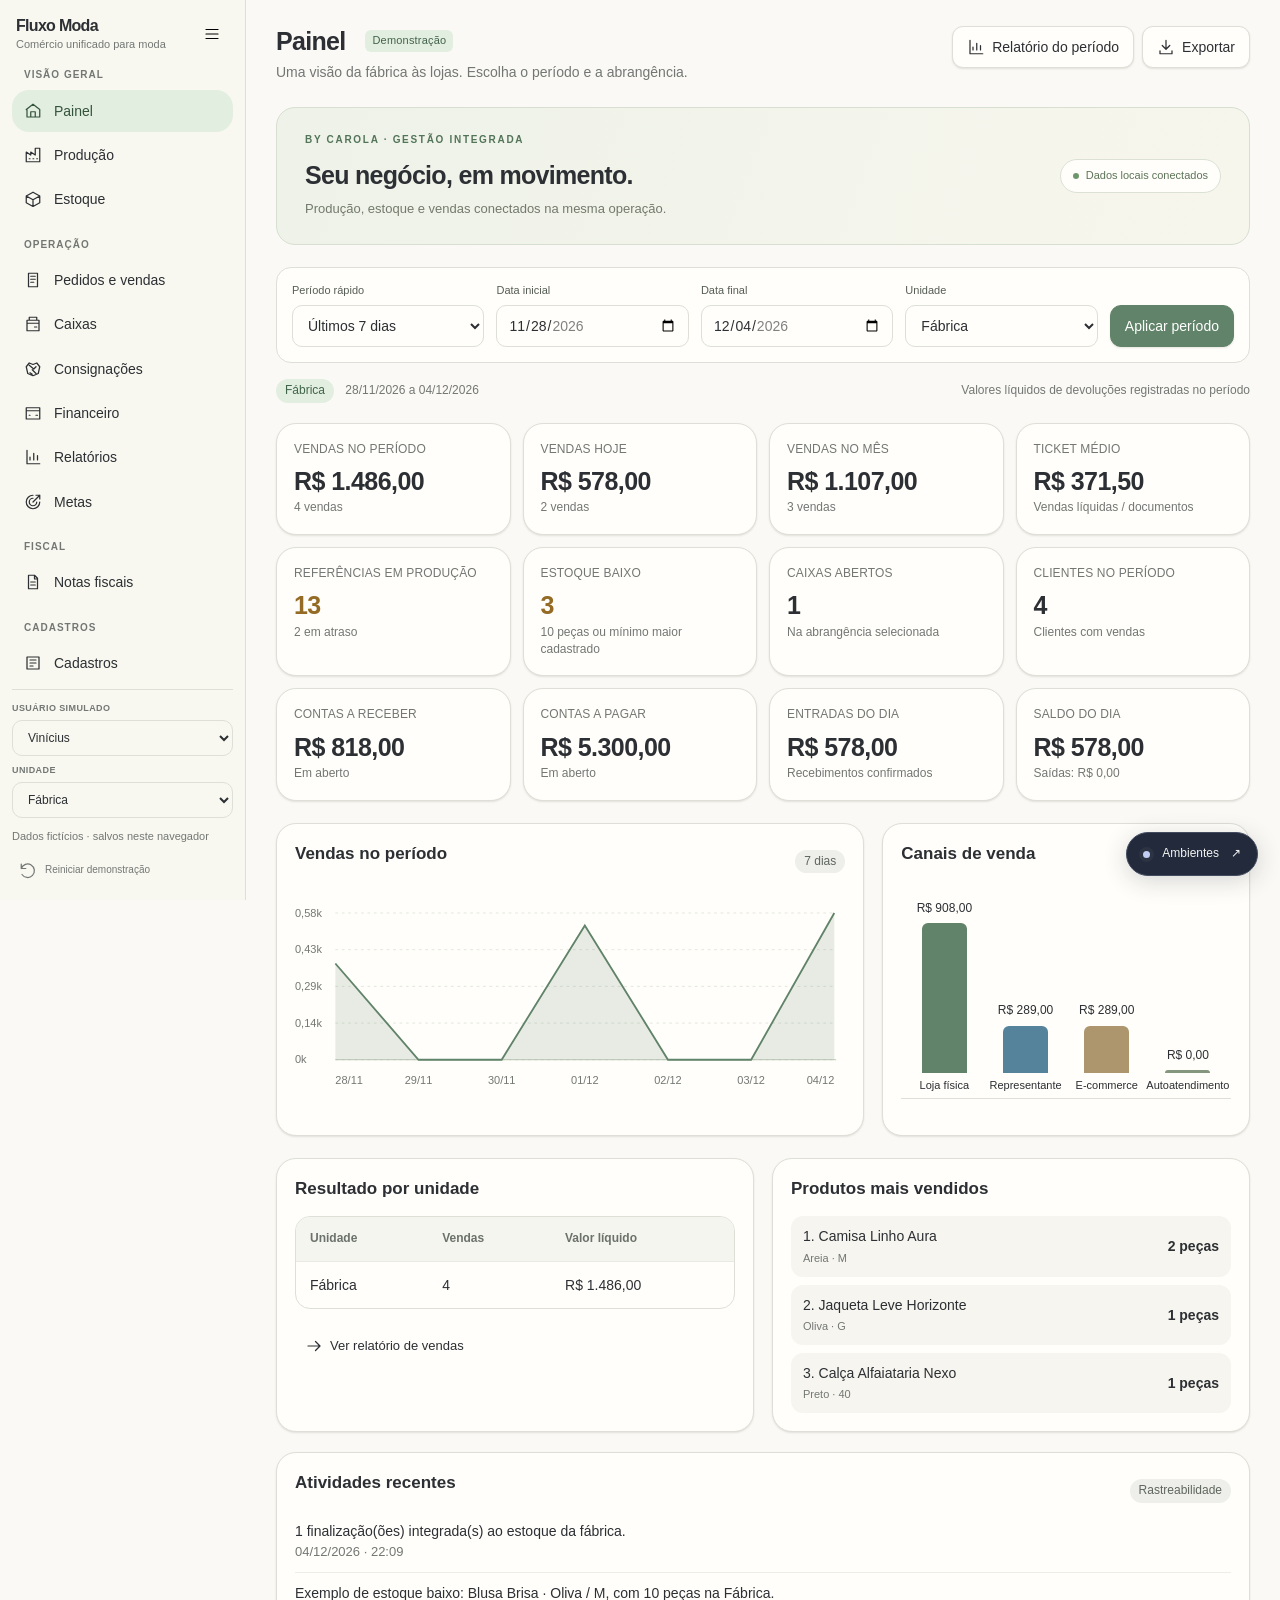
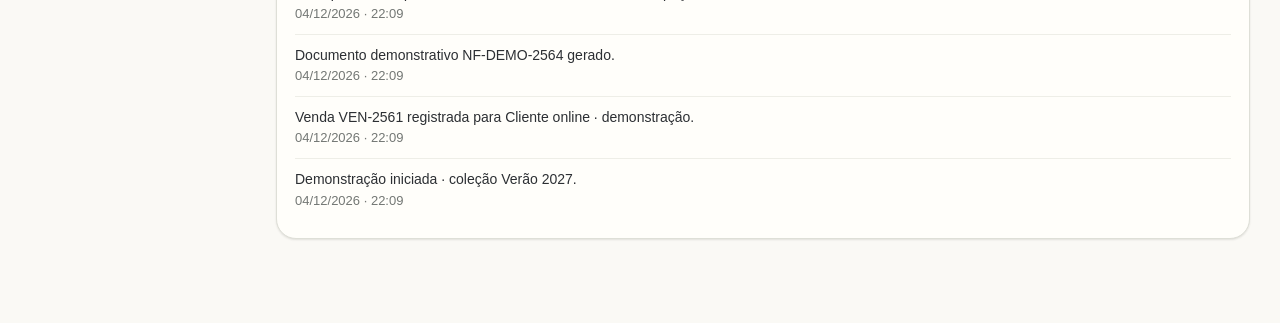
<file: index.html>
<!doctype html>
<html lang="pt-BR">
<head>
  <meta charset="UTF-8"><meta name="viewport" content="width=device-width, initial-scale=1">
  <title>Fluxo Moda · By Carola</title>
  <meta name="description" content="Protótipo interativo de gestão da By Carola: produção, estoque, vendas, consignações e financeiro.">
  <link rel="icon" type="image/svg+xml" href="data:image/svg+xml,%3Csvg xmlns='http://www.w3.org/2000/svg' viewBox='0 0 32 32'%3E%3Crect width='32' height='32' rx='8' fill='%23618369'/%3E%3Cpath d='M10 24V8h13v4h-9v3h7v4h-7v5z' fill='white'/%3E%3C/svg%3E">
  <link rel="stylesheet" href="styles.css">
  <link rel="stylesheet" href="workspace.css">
  <link rel="stylesheet" href="commerce.css">
  <link rel="stylesheet" href="checks.css">
</head>
<body>
  <a class="skip" href="#main">Pular para o conteúdo</a>
  <aside id="sidebar" class="sidebar" aria-label="Menu principal"></aside>
  <button id="veil" class="veil" aria-label="Fechar menu"></button>
  <main id="main" tabindex="-1"></main>
  <dialog id="dialog" aria-labelledby="dialog-title"><div id="dialog-content"></div></dialog>
  <div id="toasts" role="status" aria-live="polite"></div>
  <div id="print-area"></div>
  <noscript>Ative o JavaScript para utilizar este protótipo.</noscript>
  <script src="core.js"></script>
  <script src="integration-core.js"></script>
  <script src="stock-alerts.js"></script>
  <script src="cash-history-core.js"></script>
  <script src="checks-core.js"></script>
  <script src="service-notes-core.js"></script>
  <script src="extensions.js"></script>
  <script src="workspace-ui.js"></script>
  <script src="commerce-ui.js"></script>
  <script src="cash-history-ui.js"></script>
  <script src="checks-ui.js"></script>
  <script src="service-notes-ui.js"></script>
  <script src="app.js"></script>
</body>
</html>
</file>
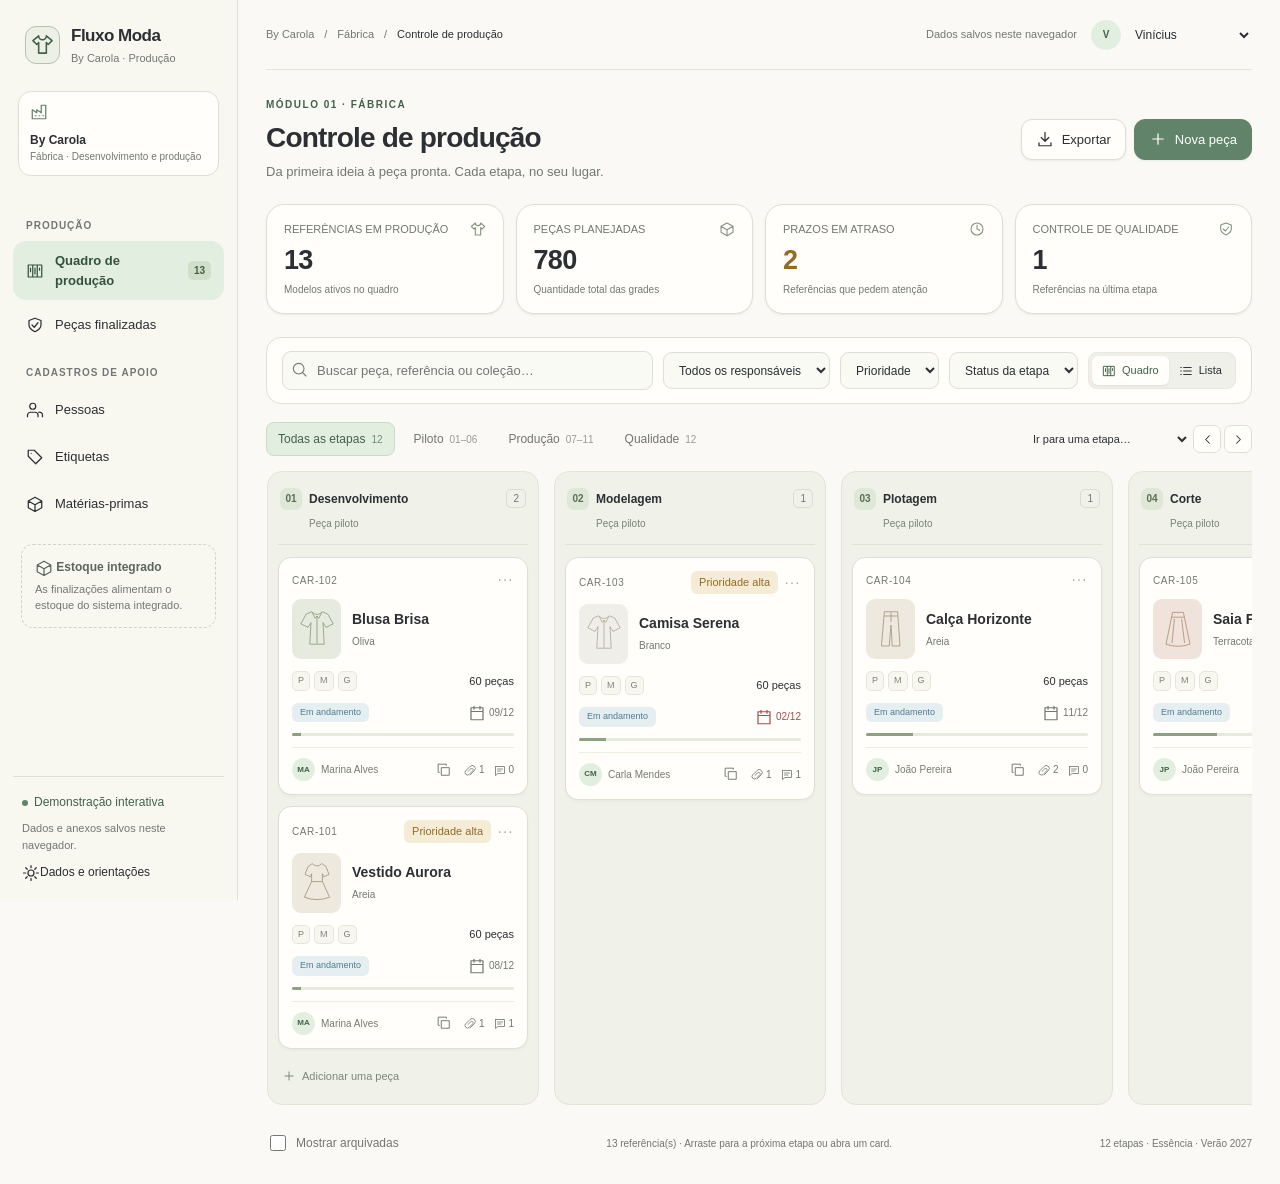
<file: producao.html>
<!doctype html>
<html lang="pt-BR">
<head>
  <meta charset="utf-8"><meta name="viewport" content="width=device-width,initial-scale=1">
  <meta name="theme-color" content="#618369"><meta name="description" content="Fluxo Moda · Controle de produção de peças, do desenvolvimento ao controle de qualidade.">
  <title>Produção de peças · Fluxo Moda</title>
  <link rel="icon" href="data:image/svg+xml,%3Csvg xmlns='http://www.w3.org/2000/svg' viewBox='0 0 32 32'%3E%3Crect width='32' height='32' rx='8' fill='%23618369'/%3E%3Cpath d='M10 24V8h13v4h-9v3h7v4h-7v5z' fill='white'/%3E%3C/svg%3E">
  <style>
:root{color-scheme:light;--bg:#faf9f5;--sidebar:#f8f8f0;--card:#fffefa;--text:#2c2f33;--muted:#737774;--line:#dedfd7;--green:#618369;--green-dark:#43624b;--soft:#e2eee0;--red:#a44f4f;--red-soft:#f6e9e6;--amber:#946b25;--amber-soft:#f5ecd8;--blue:#507c92;--blue-soft:#e5eef1;--radius:20px;--shadow:0 1px 2px #30342b14;--nav:238px;font-family:-apple-system,BlinkMacSystemFont,'Segoe UI',Roboto,'Helvetica Neue',Arial,sans-serif;font-size:14px}
*{box-sizing:border-box}body{margin:0;background:var(--bg);color:var(--text);line-height:1.5}button,input,select,textarea{font:inherit}button,a{-webkit-tap-highlight-color:transparent}button{cursor:pointer;color:inherit}button:disabled{opacity:.45;cursor:not-allowed}a{color:inherit;text-decoration:none}input,select,textarea,button,a{outline-offset:3px}:focus-visible{outline:2px solid var(--green-dark)}h1,h2,h3,p{margin:0}h1{font-size:28px;letter-spacing:-.8px;line-height:1.25}h2{font-size:18px;letter-spacing:-.3px}h3{font-size:15px}small,.small{font-size:12px}.muted{color:var(--muted)}.green{color:var(--green-dark)}.red{color:var(--red)}.amber{color:var(--amber)}.row{display:flex;align-items:center;gap:10px;flex-wrap:wrap}.space{display:flex;align-items:center;justify-content:space-between;gap:12px}.stack{display:grid;gap:16px}.grow{flex:1}.mt{margin-top:18px}.mb{margin-bottom:18px}.hide{display:none!important}.icon{width:18px;height:18px;fill:none;stroke:currentColor;stroke-width:1.65;stroke-linecap:round;stroke-linejoin:round;flex-shrink:0;vertical-align:middle}.icon-btn{display:inline-flex;align-items:center;justify-content:center;background:none;border:0;border-radius:9px;padding:8px;min-width:34px;min-height:34px}.icon-btn:hover{background:var(--soft)}.btn{display:inline-flex;align-items:center;justify-content:center;gap:8px;min-height:41px;padding:9px 14px;border:1px solid var(--line);background:var(--card);border-radius:11px;box-shadow:var(--shadow);font-weight:500;font-size:13px;white-space:nowrap}.btn:hover{background:#f1f2eb;border-color:#b9c1b5}.btn.primary{background:var(--green);border-color:var(--green);color:white}.btn.primary:hover{background:var(--green-dark)}.btn.danger{background:var(--red-soft);border-color:#e7ccca;color:var(--red)}.btn.sm{font-size:12px;min-height:33px;padding:6px 10px}.btn.plain{background:transparent;border:0;box-shadow:none}.btn.full{width:100%}.badge{display:inline-flex;gap:4px;align-items:center;padding:3px 8px;font-size:11px;border-radius:6px;line-height:1.5;background:#eeefea;color:#626a63;white-space:nowrap}.badge.green{background:var(--soft);color:var(--green-dark)}.badge.amber{background:var(--amber-soft);color:var(--amber)}.badge.red{background:var(--red-soft);color:var(--red)}.badge.blue{background:var(--blue-soft);color:var(--blue)}.avatar{border-radius:50%;width:30px;height:30px;display:inline-flex;align-items:center;justify-content:center;flex-shrink:0;background:var(--soft);color:var(--green-dark);font-size:10px;font-weight:700}.avatar.large{width:43px;height:43px;font-size:13px}.pill{border-radius:30px}.card{background:var(--card);border:1px solid var(--line);border-radius:var(--radius);padding:20px;box-shadow:var(--shadow)}
.sidebar{position:fixed;inset:0 auto 0 0;width:var(--nav);background:var(--sidebar);border-right:1px solid var(--line);display:flex;flex-direction:column;padding:23px 13px 18px;z-index:20}.brand{padding:0 12px 25px;display:flex;align-items:center;gap:11px}.brand-mark{width:35px;height:38px;border:1px solid #b5c2b1;border-radius:11px;display:flex;align-items:center;justify-content:center;color:var(--green-dark);background:#ecf0e5}.brand-mark .icon{width:23px;height:23px}.brand b{font-size:17px;letter-spacing:-.5px}.brand p{font-size:11px;color:var(--muted);margin-top:1px}.workspace{border:1px solid var(--line);border-radius:13px;background:#fffefa;padding:11px;margin:0 5px 24px}.workspace .icon{color:var(--green)}.workspace b{font-size:12px;display:block}.workspace small{font-size:10px;color:var(--muted);display:block}.nav-label{text-transform:uppercase;font-size:10px;letter-spacing:1px;color:var(--muted);font-weight:600;padding:0 13px;margin:18px 0 8px}.sidebar nav{flex:1;overflow:auto}.sidebar nav a{display:flex;gap:11px;align-items:center;min-height:44px;padding:10px 13px;font-size:13px;border-radius:13px;margin:3px 0}.sidebar nav a:hover{background:#eeefe8}.sidebar nav a.active{background:var(--soft);color:#34533d;font-weight:600}.nav-count{margin-left:auto;background:#cfdfca;color:#476044;border-radius:5px;font-size:10px;padding:2px 6px}.future-note{margin:18px 8px 0;padding:13px;border:1px dashed #ced3c8;border-radius:12px;color:var(--muted);font-size:11px}.future-note b{display:block;color:#5c655c;margin-bottom:4px;font-size:12px}.sidebar-bottom{padding:14px 9px 0;border-top:1px solid var(--line);margin-top:20px}.sidebar-bottom p{font-size:11px;color:var(--muted);margin:8px 0}.status-dot{width:6px;height:6px;border-radius:100%;background:var(--green);display:inline-block;margin-right:6px}.sidebar-bottom a{font-size:12px}.mobile-close{display:none}
main{margin-left:var(--nav);min-width:0;min-height:100vh;padding:0 28px 30px}.topbar{display:flex;justify-content:space-between;align-items:center;min-height:70px;border-bottom:1px solid #e6e5dd;margin-bottom:27px;gap:15px}.breadcrumb{font-size:11px;color:var(--muted);display:flex;align-items:center;gap:10px}.breadcrumb span:last-child{color:var(--text)}.topbar-right{display:flex;align-items:center;gap:14px}.topbar-right select{min-height:32px;padding:5px 20px 5px 7px;border:0;background:none;font-size:12px;width:128px}.local-label{font-size:11px;color:var(--muted)}.mobile-menu{display:none}.page-head{display:flex;align-items:center;justify-content:space-between;gap:18px;margin-bottom:22px}.page-head p{font-size:13px;color:var(--muted);margin-top:7px}.eyebrow{color:var(--green-dark);text-transform:uppercase;font-size:10px;letter-spacing:1.5px;font-weight:600;margin-bottom:8px}.page-actions{display:flex;gap:8px;align-items:center}.stats{display:grid;grid-template-columns:repeat(4,minmax(0,1fr));gap:12px;margin-bottom:23px}.stat{border:1px solid var(--line);border-radius:18px;background:var(--card);padding:16px 17px;box-shadow:var(--shadow)}.stat .stat-top{display:flex;justify-content:space-between;align-items:center;color:var(--muted);font-size:11px}.stat .stat-top .icon{width:16px;height:16px;color:#859481}.stat strong{display:block;font-size:27px;line-height:1.25;letter-spacing:-.7px;margin-top:7px;font-weight:600}.stat small{display:block;font-size:10px;color:var(--muted);margin-top:4px}
.production-tools{border:1px solid var(--line);border-radius:15px;background:var(--card);padding:13px 15px;margin-bottom:18px}.toolbar{display:flex;align-items:center;gap:10px;flex-wrap:wrap}.searchbox{position:relative;min-width:220px;flex:1}.searchbox .icon{position:absolute;left:10px;top:10px;width:16px;color:var(--muted)}.searchbox input{padding-left:34px;min-height:37px;background:#fafaf5}.toolbar select{width:auto;min-height:37px;font-size:12px;max-width:190px;background:#fafaf5}.view-toggle{display:flex;align-items:center;background:#eff0e9;border:1px solid #e7e8e0;border-radius:9px;padding:3px}.view-toggle button{border:0;padding:6px 10px;border-radius:6px;background:none;font-size:11px;display:flex;gap:6px;align-items:center}.view-toggle button.active{background:var(--card);box-shadow:var(--shadow);color:var(--green-dark)}.view-toggle .icon{width:14px;height:14px}.board-top{display:flex;align-items:center;justify-content:space-between;gap:14px;margin-bottom:15px;flex-wrap:wrap}.phase-tabs{display:flex;gap:7px;flex-wrap:wrap}.phase{border:1px solid transparent;background:none;color:var(--muted);font-size:12px;border-radius:8px;padding:7px 11px}.phase.active{border-color:#cbd9c5;background:var(--soft);color:var(--green-dark)}.phase small{font-size:10px;margin-left:6px;opacity:.7}.board-navigation{display:flex;gap:3px;align-items:center}.board-navigation select{font-size:11px;min-height:30px;padding:4px 9px;width:170px;background:transparent;border:0}.board-navigation .icon-btn{border:1px solid var(--line);min-height:28px;min-width:28px;padding:5px;border-radius:7px;background:var(--card)}.board-navigation .icon{width:15px;height:15px}.kanban{display:flex;gap:15px;overflow-x:auto;padding:0 1px 17px;scrollbar-width:thin;scrollbar-color:#bac9b7 #edeee6;scroll-behavior:smooth;min-height:400px;align-items:stretch;overscroll-behavior-x:contain}.lane{flex:0 0 272px;min-width:0;background:#f0f1e9;border:1px solid #e2e4d9;border-radius:15px;padding:12px 10px;transition:background .2s}.lane.drag-over{border:1px dashed var(--green);background:#e3eddd}.lane-head{padding:2px 2px 13px;border-bottom:1px solid #dfe2d6;margin-bottom:12px}.lane-title{display:flex;align-items:center;gap:7px;min-height:25px}.step-number{width:22px;height:22px;border-radius:7px;background:#dfe7d9;color:#587050;font-size:10px;font-weight:700;display:inline-flex;justify-content:center;align-items:center;flex-shrink:0}.phase-producao .step-number{background:#e6e2d2;color:#867044}.phase-qualidade .step-number{background:#dee6eb;color:#52778a}.lane-title strong{font-size:12px;font-weight:600;flex:1}.lane-count{font-size:10px;border-radius:5px;padding:1px 6px;border:1px solid #d9dcd1;color:var(--muted)}.lane-head p{font-size:10px;color:#7b8277;margin:5px 0 0 29px}.piece-card{background:var(--card);border:1px solid #dcdfd4;border-radius:13px;padding:13px;margin-bottom:11px;box-shadow:0 2px 3px #30342b07;cursor:grab;transition:transform .15s,box-shadow .15s}.piece-card:hover{border-color:#b3c4ad;box-shadow:0 4px 14px #35452c12;transform:translateY(-2px)}.piece-card.dragging{opacity:.35}.piece-card:active{cursor:grabbing}.piece-card .ref{font-size:10px;letter-spacing:.6px;color:var(--muted)}.piece-card .piece-top{display:flex;justify-content:space-between;align-items:center;gap:5px;margin-bottom:10px}.piece-card .piece-name{font-size:14px;font-weight:600;line-height:1.4}.piece-body{display:flex;align-items:center;gap:11px}.garment-thumb{width:49px;height:60px;flex-shrink:0;border-radius:9px;background:var(--fabric-bg,#ede9df);display:flex;align-items:center;justify-content:center;color:var(--fabric-stroke,#9b907b)}.garment-thumb svg{width:40px;height:45px}.piece-sub{font-size:10px;color:var(--muted);margin-top:4px}.piece-grade{display:flex;gap:4px;align-items:center;margin:12px 0}.size-tag{font-size:9px;padding:2px 5px;border:1px solid #e5e5dc;border-radius:5px;color:#7b8075;background:#f7f7ef}.piece-qty{margin-left:auto;font-size:11px;font-weight:500}.stage-status{display:flex;align-items:center;justify-content:space-between;gap:5px;margin-top:10px}.stage-status .badge{font-size:9px}.step-progress{height:3px;border-radius:9px;overflow:hidden;background:#e7eade;margin-top:11px}.step-progress span{height:100%;display:block;background:#8ca181}.piece-footer{margin-top:11px;padding-top:10px;border-top:1px solid #ecece3;display:flex;justify-content:space-between;align-items:center;gap:8px}.piece-footer .avatar{width:23px;height:23px;font-size:8px}.owner-small{font-size:10px;color:#777c72;max-width:92px;white-space:nowrap;overflow:hidden;text-overflow:ellipsis}.piece-meta{font-size:10px;color:var(--muted);display:flex;gap:9px;align-items:center}.piece-meta .icon{width:12px;height:12px}.lane-empty{border:1px dashed #d6dccc;border-radius:10px;text-align:center;padding:25px 8px;color:#8b9284;font-size:11px;min-height:84px}.lane-add{background:none;border:0;text-align:left;display:flex;gap:6px;align-items:center;padding:8px 4px;color:#7c8676;font-size:11px;width:100%}.lane-add .icon{width:14px;height:14px}.board-foot{display:flex;justify-content:space-between;gap:15px;align-items:center;color:var(--muted);font-size:10px;margin-top:10px}.board-foot .icon{width:12px;height:12px}.empty{padding:40px 20px;text-align:center;border:1px dashed var(--line);border-radius:15px;color:var(--muted);font-size:13px}.empty .icon{width:26px;height:26px;margin-bottom:8px}.empty p{margin-bottom:12px}
input,select,textarea{width:100%;min-height:41px;border:1px solid var(--line);border-radius:9px;background:#fffefa;padding:9px 11px;color:var(--text);font-size:13px}textarea{min-height:88px;resize:vertical}input[type=checkbox]{width:16px;height:16px;min-height:16px;accent-color:var(--green)}label.field{display:block}label.field>span{display:block;margin-bottom:6px;font-size:12px;color:#596155;font-weight:500}.field small{display:block;font-size:10px;color:var(--muted);margin-top:5px}.form-grid{display:grid;grid-template-columns:1fr 1fr;gap:16px}.wide{grid-column:1/-1}.form-section-title{font-size:12px;font-weight:600;margin:5px 0 12px}.form-error{font-size:12px;color:var(--red);padding:11px 13px;background:var(--red-soft);border-radius:8px;margin-top:15px}.form-error:empty{display:none}.notice{padding:12px 14px;border-radius:10px;font-size:12px;background:var(--blue-soft);color:#4b6e80}.notice.green{background:var(--soft);color:var(--green-dark)}.notice.amber{background:var(--amber-soft);color:#84662e}.notice.red{background:var(--red-soft);color:var(--red)}.checkbox{display:flex;align-items:center;gap:7px;font-size:12px}.grade-rows{display:grid;gap:7px}.grade-row,.composition-row,.source-row{display:grid;grid-template-columns:1fr 1fr 32px;gap:8px;align-items:center}.grade-row input,.composition-row input{min-height:36px;font-size:12px}.field-help{font-size:11px;color:var(--muted);margin-top:7px}.detail-data{display:grid;grid-template-columns:repeat(3,1fr);gap:15px}.detail-data span{display:block;font-size:10px;color:var(--muted)}.detail-data strong{font-size:13px;font-weight:500;display:block;margin-top:4px}.table-wrap{overflow:auto;border:1px solid var(--line);border-radius:15px;background:var(--card)}table{width:100%;border-collapse:collapse;text-align:left;font-size:12px}th{background:#f2f3ec;color:#6e776a;font-size:10px;font-weight:600;padding:12px 14px;white-space:nowrap}td{padding:13px 14px;border-top:1px solid #e8e9df}td small{display:block;font-size:10px;color:var(--muted);margin-top:3px}tr:hover td{background:#fafaf5}td .btn{min-height:30px;padding:4px 8px;font-size:11px}.num{text-align:right;font-variant-numeric:tabular-nums}.nowrap{white-space:nowrap}.table-footer{padding:12px 14px;color:var(--muted);font-size:11px;background:#f8f9f1}.people-grid,.material-grid{display:grid;grid-template-columns:repeat(3,minmax(0,1fr));gap:15px}.person-card p{font-size:12px;color:var(--muted);margin-top:5px}.person-card .role{min-height:36px}.person-card footer{border-top:1px solid var(--line);padding-top:13px;margin-top:16px;display:flex;gap:6px;align-items:center;justify-content:space-between;font-size:11px}.person-card h3{font-size:14px}.material-card .balance{font-size:28px;font-weight:600;letter-spacing:-1px;margin-top:15px}.material-card .balance small{font-size:13px;font-weight:400;color:var(--muted);letter-spacing:0}.material-card .composition{font-size:11px;color:var(--muted);min-height:36px;margin-top:7px}.material-card footer{margin-top:15px;border-top:1px solid var(--line);padding-top:13px;display:flex;gap:7px;align-items:center;justify-content:space-between}.label-grid{display:grid;grid-template-columns:repeat(3,minmax(0,1fr));gap:18px}.label-card{padding:0;overflow:hidden}.label-stage{padding:23px;background:#edeee6;min-height:245px;display:flex;align-items:center;justify-content:center}.printed-label{background:white;border:1px solid #dfdfd7;box-shadow:1px 4px 7px #00000009;text-align:center;padding:18px 14px;color:#272727;width:190px;min-height:160px;font-size:10px}.printed-label .label-brand{font-size:15px;letter-spacing:2px;font-weight:600;margin-bottom:13px}.printed-label .label-lines{font-size:11px;line-height:1.8}.printed-label .label-care{border-top:1px solid #deded8;margin-top:11px;padding-top:10px;font-size:9px;white-space:pre-line;line-height:1.5}.printed-label .label-size{font-size:14px;font-weight:600;margin-top:9px}.barcode-svg{max-width:100%;height:65px;display:block;margin:12px auto 4px}.label-card-footer{padding:16px}.label-card-footer h3{font-size:13px;margin-bottom:4px}.label-card-footer .row{margin-top:13px}.label-editor-preview{background:#eff0e9;border-radius:12px;padding:20px;display:flex;align-items:center;justify-content:center}.panel-grid{display:grid;grid-template-columns:1.35fr 1fr;gap:20px}
dialog{border:1px solid var(--line);border-radius:20px;box-shadow:0 24px 80px #27332730;background:var(--card);color:var(--text);padding:0;width:min(700px,calc(100vw - 32px));max-height:92vh;overflow:auto}dialog::backdrop{background:#24332b69;backdrop-filter:blur(2px)}dialog.wide-dialog{width:min(940px,calc(100vw - 32px))}.dialog-head{padding:20px 23px;border-bottom:1px solid var(--line);display:flex;justify-content:space-between;align-items:center;gap:12px;position:sticky;top:0;background:var(--card);z-index:3}.dialog-head h2{font-size:18px}.dialog-head p{font-size:11px;color:var(--muted);margin-top:3px}.dialog-body{padding:22px 23px}.dialog-footer{display:flex;justify-content:flex-end;align-items:center;gap:8px;margin-top:23px;flex-wrap:wrap}.piece-dialog{width:min(1100px,calc(100vw - 32px));height:min(850px,94vh);max-height:94vh;overflow:hidden}.piece-dialog[open]{display:flex;flex-direction:column}.piece-dialog-head{padding:19px 23px;border-bottom:1px solid var(--line);display:flex;align-items:center;justify-content:space-between;gap:12px;flex-shrink:0}.piece-dialog-head h2{font-size:21px;margin-top:3px}.piece-dialog-head .ref{font-size:10px;color:var(--muted);letter-spacing:.8px}.piece-dialog-head small{font-size:11px;color:var(--muted)}.piece-dialog-body{display:flex;min-height:0;flex:1}.stage-rail{width:220px;flex-shrink:0;background:#f5f6ef;border-right:1px solid var(--line);padding:17px 11px;overflow:auto}.stage-rail .rail-label{font-size:9px;letter-spacing:1px;text-transform:uppercase;color:var(--muted);padding:0 9px 8px}.stage-link{width:100%;display:flex;align-items:center;gap:9px;border:1px solid transparent;border-radius:10px;background:none;text-align:left;padding:9px 7px;margin:2px 0;color:#818877;font-size:11px}.stage-link .step-number{width:23px;height:23px;background:#e8eae1;color:#8b9381}.stage-link small{display:block;font-size:9px;color:var(--muted)}.stage-link strong{font-weight:500}.stage-link.done{color:#607557}.stage-link.done .step-number{background:#dee9d7;color:#5c7d50}.stage-link.done .icon{width:13px;height:13px}.stage-link.current{background:var(--soft);color:var(--green-dark);border-color:#cdddc7}.stage-link.current .step-number{background:var(--green);color:white}.stage-link.viewed{border-color:#9cae92}.stage-link:hover{background:#e9ede2}.piece-main{flex:1;min-width:0;overflow:auto;padding:23px 26px}.detail-tabs{display:flex;gap:22px;border-bottom:1px solid var(--line);margin-bottom:21px}.detail-tabs button{border:0;border-bottom:2px solid transparent;background:none;color:var(--muted);font-size:12px;padding:0 0 11px}.detail-tabs button.active{color:var(--green-dark);border-color:var(--green);font-weight:600}.stage-title{margin-bottom:19px}.stage-title h3{font-size:19px;letter-spacing:-.3px}.stage-title p{font-size:12px;color:var(--muted);margin-top:4px}.stage-checklist{margin:17px 0;display:flex;gap:7px;flex-wrap:wrap}.stage-checklist .check-item{font-size:10px;display:inline-flex;gap:4px;align-items:center;padding:5px 7px;border-radius:5px;background:#eff2e9;color:#6d7c60}.stage-checklist .check-item.pending{background:#f6ecd8;color:#94722c}.stage-checklist .icon{width:12px;height:12px}.upload-zone{border:1px dashed #b9c9b1;background:#f4f7ef;border-radius:12px;padding:21px;text-align:center;cursor:pointer;display:block;margin-top:10px}.upload-zone:hover{background:#edf3e5}.upload-zone .icon{width:24px;height:24px;color:var(--green);margin-bottom:6px}.upload-zone strong{font-size:12px;font-weight:500;display:block}.upload-zone small{font-size:10px;color:var(--muted);display:block;margin-top:5px}.upload-zone input{margin-top:12px;border:0;background:none;font-size:11px;min-height:30px;padding:0;max-width:270px}.file-row{display:flex;align-items:center;gap:11px;padding:11px 0;border-bottom:1px solid #e8e9e0}.file-icon{width:35px;height:41px;border-radius:7px;background:#edf0e5;display:flex;align-items:center;justify-content:center;color:var(--green)}.file-row b{font-size:11px;font-weight:500;overflow-wrap:anywhere}.file-row small{font-size:10px;color:var(--muted);display:block}.file-row img{width:36px;height:41px;object-fit:contain;background:#efefe5;border-radius:7px}.file-row .icon-btn{min-width:28px;min-height:28px;padding:5px}.file-row .icon-btn .icon{width:14px;height:14px}.size-file-group{border:1px solid var(--line);border-radius:11px;padding:12px;margin-top:10px}.size-file-group .upload-zone{padding:12px}.size-file-group .upload-zone .icon{width:17px;height:17px}.piece-bottom{flex-shrink:0;padding:15px 23px;border-top:1px solid var(--line);background:var(--card);display:flex;align-items:center;justify-content:space-between;gap:10px}.piece-bottom .row{gap:7px}.timeline{border-left:1px solid #cfdcc8;margin:12px 0 0 9px;padding:0 0 0 23px;display:grid;gap:24px}.timeline-item{position:relative;font-size:12px}.timeline-item:before{content:'';width:8px;height:8px;background:#8ea481;border:3px solid var(--card);border-radius:50%;position:absolute;left:-31px;top:3px}.timeline-item p{white-space:pre-wrap;overflow-wrap:anywhere;line-height:1.6}.timeline-item small{display:block;font-size:10px;color:var(--muted);margin-top:5px}.quality-table input{max-width:85px;min-height:35px;text-align:center;padding:5px;font-size:12px}.quality-table td,.quality-table th{padding:10px}.quality-total{margin-top:13px;display:flex;gap:15px;font-size:11px}.summary-stats{display:flex;gap:12px;flex-wrap:wrap}.summary-stats div{padding:13px;background:#f2f4ea;border-radius:10px;flex:1;min-width:90px}.summary-stats span{display:block;font-size:10px;color:var(--muted)}.summary-stats b{font-size:23px;font-weight:600}.mini-label-preview{display:flex;gap:15px;align-items:center;border:1px solid var(--line);border-radius:10px;padding:13px;margin-top:10px;background:#f5f6ef}.mini-label-preview .icon{width:25px;height:25px;color:var(--green)}.mini-label-preview b{font-size:12px}.mini-label-preview p{font-size:10px;color:var(--muted);margin-top:4px}.dialog-body p.description{color:var(--muted);font-size:13px;margin-bottom:18px}.settings-grid{display:grid;grid-template-columns:1fr 1fr;gap:18px}.settings-grid .card p{font-size:12px;color:var(--muted);margin-top:9px;margin-bottom:19px}.data-file{border:1px dashed var(--line);padding:12px;border-radius:9px;max-width:100%}.settings-guide li{margin:7px 0;font-size:12px;color:var(--muted)}.loading{padding:20vh 20px;text-align:center;color:var(--green-dark);font-size:20px}.loading p{color:var(--muted);font-size:13px;margin-top:10px}#toasts{position:fixed;right:22px;bottom:22px;z-index:100;max-width:min(420px,calc(100vw - 40px))}.toast{background:var(--green-dark);color:white;border-radius:13px;box-shadow:0 4px 25px #0002;padding:14px 18px;font-size:12px;margin-top:9px}.toast.error{background:var(--red)}.skip{position:fixed;top:-100px;left:10px;z-index:1000;background:white;padding:10px}.skip:focus{top:10px}.veil{display:none}#print-area{display:none}.muted-note{margin-top:14px;font-size:11px;color:var(--muted)}
@media(min-width:1800px){main{padding-left:36px;padding-right:36px}.lane{flex-basis:290px}}
@media(max-width:1250px){:root{--nav:210px}.sidebar{padding:20px 10px}.brand{padding-left:8px}.brand b{font-size:16px}main{padding:0 21px 25px}.people-grid,.material-grid,.label-grid{grid-template-columns:repeat(2,minmax(0,1fr))}.local-label{display:none}.toolbar{gap:7px}.toolbar select{max-width:150px}.page-head h1{font-size:25px}.lane{flex-basis:264px}.stat{padding:14px}.stat .stat-top{font-size:10px}}
@media(max-width:900px){:root{--nav:180px}.sidebar{padding:16px 8px}.brand{gap:7px;padding:0 5px 20px}.brand-mark{width:29px;height:32px}.brand b{font-size:15px}.brand p{font-size:10px}.workspace{margin:0 3px 18px}.sidebar nav a{padding:10px;font-size:12px;gap:8px}.nav-label{padding:0 10px}.future-note{padding:9px;margin-left:2px;margin-right:2px}main{padding:0 18px 22px}.page-head{align-items:flex-start}.page-actions{flex-wrap:wrap;justify-content:flex-end}.stats{gap:8px}.stat{padding:12px}.stat strong{font-size:24px}.stat small{font-size:9px}.toolbar .searchbox{flex-basis:100%}.panel-grid{grid-template-columns:1fr}.stage-rail{width:185px}.piece-main{padding:20px}.settings-grid{grid-template-columns:1fr}.page-actions .btn{font-size:11px;padding:8px 11px}}
@media(max-width:680px){:root{--nav:0px}.sidebar{width:244px;transform:translateX(-100%);transition:transform .2s;z-index:40;padding:23px 13px}.sidebar.open{transform:translateX(0)}.brand{padding:0 10px 22px}.brand b{font-size:18px}.brand-mark{width:35px;height:38px}.sidebar nav a{font-size:13px;padding:11px 13px}.workspace{margin-bottom:20px}.sidebar-bottom{margin-top:15px}.mobile-close{display:inline-flex;margin-left:auto}.veil.visible{display:block;position:fixed;inset:0;background:#24332b69;z-index:35}.mobile-menu{display:inline-flex}.topbar{min-height:57px;margin-bottom:20px}.breadcrumb{font-size:10px;gap:6px}.breadcrumb .hide-mobile{display:none}.topbar-right{gap:5px}.topbar-right select{width:97px;font-size:11px}.topbar-right .avatar{display:none}main{padding:0 15px 25px;margin-left:0}.page-head{display:block;margin-bottom:17px}.page-head h1{font-size:25px}.page-head p{font-size:12px}.page-actions{justify-content:flex-start;margin-top:15px}.page-actions .btn{font-size:12px}.eyebrow{font-size:9px}.stats{grid-template-columns:1fr 1fr;gap:9px;margin-bottom:17px}.stat{padding:13px}.stat .stat-top{font-size:10px}.stat strong{font-size:25px}.stat small{font-size:10px}.production-tools{padding:11px}.toolbar select{flex:1 1 130px;min-width:125px;max-width:none}.view-toggle{margin-left:auto}.toolbar .searchbox{min-width:0}.phase-tabs{gap:3px}.phase{padding:6px 7px;font-size:10px}.phase small{margin-left:4px}.board-top{gap:10px}.board-navigation{margin-left:auto}.board-navigation select{width:160px;font-size:10px}.lane{flex-basis:268px;scroll-snap-align:start}.kanban{scroll-snap-type:x proximity;min-height:350px}.board-foot{align-items:flex-start}.board-foot span:last-child{display:none}.people-grid,.material-grid,.label-grid{grid-template-columns:1fr}.form-grid{grid-template-columns:1fr}.detail-data{grid-template-columns:1fr 1fr}.piece-dialog{width:100vw;height:100dvh;max-height:100dvh;border-radius:0;border:0}.piece-dialog-head{padding:14px 15px}.piece-dialog-head h2{font-size:18px}.piece-dialog-head .garment-thumb{display:none}.piece-dialog-body{flex-direction:column}.stage-rail{width:100%;display:flex;flex-shrink:0;gap:5px;padding:10px 12px;border:0;border-bottom:1px solid var(--line);overflow-x:auto}.stage-rail .rail-label{display:none}.stage-link{width:auto;flex:0 0 auto;padding:6px;gap:6px;font-size:10px}.stage-link small{display:none}.stage-link strong{max-width:105px;display:block}.stage-link:not(.current):not(.viewed) .stage-link-copy{display:none}.stage-link .step-number{width:22px;height:22px}.piece-main{padding:17px 16px}.detail-tabs{gap:24px;margin-bottom:17px}.detail-tabs button{font-size:11px}.piece-bottom{padding:10px 12px;gap:6px}.piece-bottom .btn{font-size:11px;padding:8px;min-height:38px}.piece-bottom .btn .icon{width:14px;height:14px}.piece-bottom .back-text{display:none}.piece-bottom .row{gap:5px}.stage-title h3{font-size:18px}.dialog-head,.dialog-body{padding:17px}.dialog-head h2{font-size:16px}dialog{width:calc(100vw - 24px);max-height:94vh}.form-grid .wide{grid-column:auto}.quality-table td,.quality-table th{padding:7px}.quality-table th{font-size:9px}.quality-table input{width:60px}.dialog-footer .btn{font-size:12px}.summary-stats{gap:7px}.summary-stats div{padding:10px;min-width:70px}.summary-stats span{font-size:9px}.label-stage{min-height:220px}.settings-grid{gap:14px}}
@media print{body{background:white}body>*{display:none!important}#print-area{display:block!important;padding:15mm;color:#111;font-size:11pt}#print-area h1{font-size:21pt;margin-bottom:10mm}#print-area h2{margin:8mm 0 4mm}#print-area table{font-size:10pt}#print-area th,#print-area td{padding:3mm}#print-area .printed-label{box-shadow:none;break-inside:avoid;margin:5mm auto;width:55mm}#print-area .barcode-svg{width:48mm;height:18mm}#print-area .print-labels{display:flex;flex-wrap:wrap;gap:6mm}#print-area .print-note{font-size:9pt;color:#777;margin-top:8mm}@page{size:A4;margin:10mm}}


.form-section{padding:17px;border:1px solid var(--line);border-radius:12px;background:#f7f8f0}.production-local-nav{display:flex;gap:6px;flex-wrap:wrap;margin:-9px 0 22px}.production-local-nav a{padding:8px 12px;border:1px solid var(--line);border-radius:9px;font-size:12px;background:var(--card)}.production-local-nav a.active{color:var(--green-dark);background:var(--soft);border-color:#b4c9ad}.embedded .sidebar,.embedded .veil{display:none!important}.embedded main{margin-left:0;padding:0 22px 24px}.embedded .topbar{margin-bottom:20px}.embedded .mobile-menu{display:none!important}.care-symbols{display:flex;align-items:flex-start;justify-content:center;gap:9px;flex-wrap:wrap;margin:14px 0 4px}.care-symbol{display:inline-flex;flex-direction:column;align-items:center;text-align:center;max-width:68px;gap:4px}.care-symbol svg{width:30px;height:30px;flex-shrink:0}.care-symbol small{font-size:8px;line-height:1.3}.composition-total{display:block;font-size:9px;color:#697264;margin:5px 0}.piece-card .piece-meta .icon-btn{padding:3px;min-width:23px;min-height:23px}.piece-card .piece-meta .icon-btn .icon{width:14px;height:14px}#care-selection-preview .care-symbol{max-width:110px}#care-selection-preview .care-symbol small{font-size:10px}.printed-label .care-symbols{gap:4px}.printed-label .care-symbol{max-width:47px}.printed-label .care-symbol svg{width:24px;height:24px}.printed-label .care-symbol small{font-size:7px}@media(max-width:680px){.embedded main{padding:0 13px 20px}.production-local-nav{gap:5px}.production-local-nav a{padding:7px 9px;font-size:11px}.embedded .topbar{align-items:flex-start;padding-top:9px;gap:8px}.embedded .local-label{font-size:9px;max-width:125px}.embedded .topbar-right select{width:88px}}@media print{.care-symbol svg{width:7mm;height:7mm}.care-symbol small{font-size:6pt}.care-symbols{gap:1mm}.printed-label .care-symbols{margin-top:3mm}}


.production-readonly [data-production-write],.production-readonly .upload-zone,.production-readonly [data-action="new-piece"],.production-readonly #import-backup,.production-no-export [data-production-export],.access-hidden{display:none!important}.production-readonly .piece-card{cursor:pointer}
</style>
</head>
<body>
  <a href="#content" class="skip">Ir para o conteúdo</a>
  <div id="app"><div class="loading"><strong>Fluxo Moda</strong><p>Preparando seu ateliê…</p></div></div>
  <dialog id="piece-dialog" class="piece-dialog" aria-labelledby="piece-dialog-title"></dialog>
  <dialog id="dialog" aria-labelledby="dialog-title"></dialog>
  <div id="toasts" role="status" aria-live="polite"></div>
  <div id="print-area"></div>
  <noscript>Ative o JavaScript para utilizar o controle de produção.</noscript>
  <script>
/* Regras de domínio independentes da interface. Sem framework e sem acesso ao DOM. */
(function (root) {
  'use strict';
  const STAGES = [
    { name:'Desenvolvimento', phase:'piloto', hint:'Desenho e conceito da peça', files:'drawing' },
    { name:'Modelagem', phase:'piloto', hint:'Modelagem da peça piloto' },
    { name:'Plotagem', phase:'piloto', hint:'Arquivo de desenvolvimento da piloto', files:'pilot' },
    { name:'Corte', phase:'piloto', hint:'Corte da peça piloto' },
    { name:'Costura', phase:'piloto', hint:'Costura da peça piloto' },
    { name:'Prova', phase:'piloto', hint:'Vestibilidade e ajustes da piloto' },
    { name:'Ampliação', phase:'producao', hint:'Modelagem de cada tamanho', files:'sizes' },
    { name:'Plotagem Produção', phase:'producao', hint:'Preparação do risco de produção' },
    { name:'Corte', phase:'producao', hint:'Corte do lote de produção' },
    { name:'Aviamento', phase:'producao', hint:'Aviamentos e etiqueta de composição', label:'composition' },
    { name:'Costura', phase:'producao', hint:'Costura e etiqueta de código de barras', label:'barcode' },
    { name:'Controle de qualidade', phase:'qualidade', hint:'Avaliação final e entrada em estoque' }
  ];
  const STATES=['A iniciar','Em andamento','Concluída'];
  const APPROVALS=['Aprovado','Aprovado com observação','Reprovado'];
  const clone = obj => JSON.parse(JSON.stringify(obj));
  const now = () => new Date().toISOString();
  const today = () => new Date().toLocaleDateString('en-CA');
  const shift = days => { const d = new Date(); d.setDate(d.getDate()+days); return [d.getFullYear(),String(d.getMonth()+1).padStart(2,'0'),String(d.getDate()).padStart(2,'0')].join('-'); };
  const assert = (ok,msg) => { if(!ok) throw new Error(msg); };
  const number = (n,min=0) => { n=Number(n); assert(Number.isFinite(n)&&n>=min,'Informe uma quantidade válida.'); return n; };
  const integer = (n,min=0) => { n=number(n,min); assert(Number.isInteger(n),'As quantidades de peças devem ser inteiras.'); return n; };
  const uid = (s,prefix) => `${prefix}-${String(++s.sequence).padStart(4,'0')}`;
  const person = (s,id) => s.people.find(p=>p.id===id);
  const piece = (s,id) => { const p=s.pieces.find(p=>p.id===id); assert(p,'Peça não encontrada.'); return p; };
  const actor = s => person(s,s.actor)?.name || 'Equipe de produção';
  const record = (s,p,text,kind='alteracao') => p.history.unshift({id:uid(s,'H'),date:now(),actor:actor(s),text,kind});
  const total = p => p.grade.reduce((sum,g)=>sum+g.qty,0);
  const labelBy = (s,id,type) => s.labels.find(l=>l.id===id && l.type===type);
  const validOwner = (s,id) => assert(person(s,id)?.active,'Selecione um responsável ativo para a etapa.');
  const dateOK = d => /^\d{4}-\d{2}-\d{2}$/.test(d) && !isNaN(new Date(d+'T12:00:00').getTime());
  function createAccessPolicy(initial={}){let edit=initial.edit!==false,exportAllowed=initial.export!==false;return {get canEdit(){return edit},get canExport(){return exportAllowed},update(next={}){if(typeof next.edit==='boolean')edit=next.edit;if(typeof next.export==='boolean')exportAllowed=next.export;},assertEdit(){assert(edit,'Acesso somente para consulta. Você não pode alterar a produção.');},assertExport(){assert(exportAllowed,'Seu usuário não tem permissão para exportar, imprimir ou baixar anexos.');}};}
  function grade(rows) {
    const result=(rows||[]).map(r=>({size:String(r.size||'').trim().toUpperCase(),qty:integer(r.qty)})).filter(r=>r.size&&r.qty>0);
    assert(result.length,'Informe pelo menos um tamanho com quantidade maior que zero.');
    assert(new Set(result.map(r=>r.size)).size===result.length,'Cada tamanho deve aparecer uma única vez.');
    assert(result.length<=15,'Use até 15 tamanhos por peça.'); return result;
  }
  function validatePiece(s,data,id) {
    const ref=String(data.ref||'').trim().toUpperCase(),name=String(data.name||'').trim();
    assert(ref&&name,'Informe a referência e o nome da peça.');
    const lot=String(data.lot||'').trim()||('L-'+today().replaceAll('-','')+'-'+String(s.sequence+1));assert(!s.pieces.some(p=>p.id!==id&&p.ref.toUpperCase()===ref&&String(p.color||'').toLowerCase()===String(data.color||'').trim().toLowerCase()&&p.lot===lot),'Essa referência, cor e lote já estão cadastrados.');
    assert(dateOK(data.due),'Informe uma data de entrega válida.');
    return {ref,name,lot,color:String(data.color||'').trim(),collection:String(data.collection||'').trim(),category:data.category||'Vestido',priority:data.priority==='Alta'?'Alta':'Normal',due:data.due,grade:grade(data.grade)};
  }
  function addPiece(s,data) {
    const v=validatePiece(s,data); validOwner(s,data.owner);
    const p={id:uid(s,'PC'),...v,stage:0,created:now(),finished:false,archived:false,quality:null,compositionLabel:data.compositionLabel||null,barcodeLabel:data.barcodeLabel||null,sourcePieceId:data.sourcePieceId||null,
      steps:STAGES.map((_,i)=>({owner:i===0?data.owner:'',status:i===0?'Em andamento':'A iniciar',notes:'',files:[],started:i===0?now():null,completed:null})),history:[]};
    s.pieces.unshift(p); record(s,p,data.sourcePieceId?'Nova produção copiada de '+data.sourcePieceId+'. Novo lote, início em Desenvolvimento.':'Peça criada. Início em Desenvolvimento.','criacao'); return p;
  }
  function editPiece(s,id,data) {
    const p=piece(s,id); assert(!p.finished,'Peças finalizadas preservam os dados da entrada em estoque.');
    const v=validatePiece(s,data,id),changes=[];
    if(p.stage>6&&v.grade.some(g=>!p.steps[6].files.some(f=>f.size===g.size)))assert(false,'Para incluir novos tamanhos, retorne a peça à Ampliação e anexe os moldes correspondentes.');
    const names={lot:'Lote',ref:'Referência',name:'Nome',color:'Cor',collection:'Coleção',category:'Categoria',priority:'Prioridade',due:'Prazo',grade:'Grade'};
    for(const k of Object.keys(v)) if(JSON.stringify(v[k])!==JSON.stringify(p[k])) changes.push(k==='grade'?`${names[k]} atualizada`: `${names[k]}: ${p[k]||'—'} → ${v[k]||'—'}`);
    if(changes.length){Object.assign(p,v);record(s,p,changes.join(' · '));} return p;
  }
  function requirements(s,p,index=p.stage) {
    const step=p.steps[index],spec=STAGES[index],missing=[];
    if(!person(s,step.owner)?.active)missing.push('responsável ativo');
    if(spec.files && spec.files!=='sizes' && !step.files.length)missing.push('anexo da etapa');
    if(spec.files==='sizes')for(const g of p.grade)if(!step.files.some(f=>f.size===g.size))missing.push(`anexo do tamanho ${g.size}`);
    if(spec.label==='composition'&&!labelBy(s,p.compositionLabel,'composition'))missing.push('etiqueta de composição');
    if(spec.label==='barcode'&&!labelBy(s,p.barcodeLabel,'barcode'))missing.push('etiqueta de código de barras');
    return missing;
  }
  function updateStep(s,id,data) {
    const p=piece(s,id); assert(!p.finished,'Esta produção já foi finalizada.');
    const t=p.steps[p.stage],before=clone(t),changes=[]; validOwner(s,data.owner);
    assert(STATES.includes(data.status),'Status de etapa inválido.');
    t.owner=data.owner;t.notes=String(data.notes||'').trim();t.status=data.status;
    if(data.compositionLabel!==undefined){ assert(!data.compositionLabel||labelBy(s,data.compositionLabel,'composition'),'Etiqueta de composição inválida.');if(p.compositionLabel!==data.compositionLabel)changes.push('Etiqueta de composição vinculada');p.compositionLabel=data.compositionLabel||null; }
    if(data.barcodeLabel!==undefined){ assert(!data.barcodeLabel||labelBy(s,data.barcodeLabel,'barcode'),'Etiqueta de código de barras inválida.');if(p.barcodeLabel!==data.barcodeLabel)changes.push('Etiqueta de código de barras vinculada');p.barcodeLabel=data.barcodeLabel||null; }
    if(t.status==='Concluída'){ const m=requirements(s,p);assert(!m.length,'Para concluir, informe: '+m.join(', ')+'.');t.completed=t.completed||now();} else t.completed=null;
    if(t.status==='Em andamento')t.started=t.started||now();
    if(before.owner!==t.owner)changes.push('Responsável: '+(person(s,before.owner)?.name||'não definido')+' → '+person(s,t.owner).name);
    if(before.status!==t.status)changes.push('Status: '+before.status+' → '+t.status);
    if(before.notes!==t.notes)changes.push('Observação: '+(t.notes||'(removida)')+(before.notes?' · Anterior: '+before.notes:''));
    if(changes.length)record(s,p,`${p.stage+1}. ${STAGES[p.stage].name} — ${changes.join(' · ')}`);
    return p;
  }
  function attach(s,id,files) {
    const p=piece(s,id);assert(!p.finished,'Produção finalizada.');
    assert(STAGES[p.stage].files,'Esta etapa não recebe anexos.'); assert(files.length,'Selecione um arquivo.');
    assert(p.steps[p.stage].files.length+files.length<=30,'Limite de 30 anexos por etapa.');
    for(const file of files){assert(file.name&&file.data&&file.bytes<=8*1024*1024,'Cada arquivo deve ter até 8 MB.');if(STAGES[p.stage].files==='sizes')assert(p.grade.some(g=>g.size===file.size),'Selecione o tamanho do anexo.');
      p.steps[p.stage].files.push({...file,id:uid(s,'AN'),date:now()});
      record(s,p,`Anexo adicionado em ${p.stage+1}. ${STAGES[p.stage].name}: ${file.name}${file.size?' · tamanho '+file.size:''}`,'anexo');}
  }
  function removeAttachment(s,id,fileId) {
    const p=piece(s,id);assert(!p.finished,'Produção finalizada.');const t=p.steps[p.stage],f=t.files.find(x=>x.id===fileId);assert(f,'Anexo não encontrado.');
    t.files=t.files.filter(x=>x.id!==fileId);if(t.status==='Concluída'){t.status='Em andamento';t.completed=null;}
    record(s,p,'Anexo removido: '+f.name+(f.size?' · tamanho '+f.size:''),'anexo');
  }
  function advance(s,id,nextOwner) {
    const p=piece(s,id);assert(!p.finished&&p.stage<11,'Utilize a avaliação final para encerrar a produção.');
    const missing=requirements(s,p);assert(!missing.length,'Antes de avançar, informe: '+missing.join(', ')+'.');validOwner(s,nextOwner);
    p.steps[p.stage].status='Concluída';p.steps[p.stage].completed=now();const from=p.stage++;
    Object.assign(p.steps[p.stage],{owner:nextOwner,status:'Em andamento',started:now(),completed:null});
    record(s,p,`${from+1}. ${STAGES[from].name} concluída → ${p.stage+1}. ${STAGES[p.stage].name}. Responsável: ${person(s,nextOwner).name}.`,'movimento'); return p;
  }
  function rewind(s,id,target,owner,reason) {
    const p=piece(s,id);assert(!p.finished&&Number.isInteger(target)&&target>=0&&target<p.stage,'Selecione uma etapa anterior.');
    validOwner(s,owner);assert(String(reason||'').trim(),'Registre o motivo do retorno.');const from=p.stage;
    for(let i=target;i<=from;i++){p.steps[i].status='A iniciar';p.steps[i].completed=null;}
    p.stage=target;Object.assign(p.steps[target],{owner,status:'Em andamento',started:now()});p.quality=null;
    record(s,p,`Retorno de ${from+1}. ${STAGES[from].name} para ${target+1}. ${STAGES[target].name}. Motivo: ${reason}. Responsável: ${person(s,owner).name}.`,'retorno');return p;
  }
  function finish(s,id,data) {
    const p=piece(s,id);assert(!p.finished&&p.stage===11,'Esta peça não está disponível para finalização.');validOwner(s,p.steps[11].owner);
    assert(p.steps.slice(0,11).every(t=>t.status==='Concluída'),'Conclua as etapas anteriores antes da avaliação final.');
    assert(APPROVALS.includes(data.approval),'Selecione a avaliação final.');
    const note=String(data.note||'').trim();
    if(data.approval!=='Aprovado')assert(note,'Registre a observação da aprovação ou o motivo da reprovação.');
    const rows=p.grade.map(g=>{const r=(data.rows||[]).find(r=>r.size===g.size)||{};return {size:g.size,normal:integer(r.normal||0),second:integer(r.second||0),rejected:integer(r.rejected||0)};});
    for(const r of rows){const planned=p.grade.find(g=>g.size===r.size).qty;assert(r.normal+r.second+r.rejected===planned,`Distribua as ${planned} peças do tamanho ${r.size} entre normal, segunda linha e rejeitada.`);}
    const sum=field=>rows.reduce((a,r)=>a+r[field],0);
    if(data.approval==='Reprovado')assert(sum('normal')+sum('second')===0,'Uma produção reprovada não pode gerar entrada em estoque. Use a coluna Rejeitada.');
    else assert(sum('normal')+sum('second')>0,'Informe peças aprovadas para entrada em estoque.');
    if(sum('second')||sum('rejected'))assert(note,'Descreva a ocorrência das peças de segunda linha ou rejeitadas.');
    assert(!s.stockEntries.some(e=>e.pieceId===id),'A entrada deste lote já foi registrada.');
    p.quality={approval:data.approval,note,rows,date:now(),owner:p.steps[11].owner,entryId:null};
    p.finished=true;p.finishedAt=now();p.steps[11].status='Concluída';p.steps[11].completed=now();
    if(sum('normal')+sum('second')>0){const entry={id:uid(s,'ENT'),pieceId:id,ref:p.ref,name:p.name,color:p.color,date:now(),owner:p.steps[11].owner,approval:data.approval,rows:clone(rows),compositionLabel:clone(labelBy(s,p.compositionLabel,'composition')||null),barcodeLabel:clone(labelBy(s,p.barcodeLabel,'barcode')||null)};s.stockEntries.unshift(entry);p.quality.entryId=entry.id;}
    record(s,p,`Controle de qualidade: ${data.approval}. ${sum('normal')} normal · ${sum('second')} segunda linha · ${sum('rejected')} rejeitada(s). ${note}${p.quality.entryId?' Entrada '+p.quality.entryId+' registrada.':' Sem entrada em estoque.'}`,'qualidade'); return p;
  }
  function reopen(s,id,target,owner,reason){const p=piece(s,id);assert(p.finished&&p.quality?.approval==='Reprovado'&&!p.quality.entryId,'Somente uma produção reprovada sem entrada pode voltar ao fluxo.');p.finished=false;rewind(s,id,target,owner,reason);p.finishedAt=null;}
  function archive(s,id){const p=piece(s,id);assert(!p.finished,'Uma produção finalizada já permanece no arquivo de finalizações.');p.archived=!p.archived;record(s,p,p.archived?'Peça arquivada.':'Peça restaurada ao quadro.','arquivo');}
  function upsertPerson(s,data,id) {const name=String(data.name||'').trim();assert(name,'Informe o nome da pessoa.');const v={name,role:String(data.role||'').trim(),contact:String(data.contact||'').trim(),kind:data.kind==='Externo'?'Externo':'Interno',active:data.active!==false};
    let p=person(s,id);if(p){if(!v.active)assert(!s.pieces.some(x=>!x.finished&&!x.archived&&x.steps[x.stage].owner===id),'Reatribua as etapas em andamento antes de inativar esta pessoa.');Object.assign(p,v);}else{s.people.push(p={id:uid(s,'PES'),...v});}return p;}
  function validateComposition(rows){rows=(rows||[]).map(r=>({fiber:String(r.fiber||'').trim(),percent:number(r.percent)})).filter(r=>r.fiber&&r.percent>0);assert(rows.length,'Informe ao menos uma fibra com percentual positivo.');assert(new Set(rows.map(r=>r.fiber.toLowerCase())).size===rows.length,'Agrupe fibras repetidas na composição.');return rows;}
  function upsertMaterial(s,data,id){assert(String(data.name||'').trim(),'Informe o nome da matéria-prima.');assert(['m','kg','un'].includes(data.unit),'Unidade inválida.');let m=s.materials.find(m=>m.id===id);if(m&&m.unit!==data.unit)assert(!s.materialEntries.some(e=>e.materialId===id),'Não é possível alterar a unidade de uma matéria-prima com entradas.');const v={name:String(data.name).trim(),unit:data.unit,supplier:String(data.supplier||'').trim(),color:String(data.color||'').trim(),composition:validateComposition(data.composition),yield:{kg:number(data.kilos||0),metersPerKg:number(data.yieldRate||0),meters:Math.round(number(data.kilos||0)*number(data.yieldRate||0)*1000)/1000},active:data.active!==false};if(m)Object.assign(m,v);else s.materials.push(m={id:uid(s,'MP'),...v});return m;}
  function receiveMaterial(s,data){const m=s.materials.find(m=>m.id===data.materialId&&m.active);assert(m,'Selecione uma matéria-prima ativa.');assert(dateOK(data.date)&&data.date<=today(),'Informe uma data de entrada válida, até hoje.');const e={id:uid(s,'EM'),materialId:m.id,qty:number(data.qty,0.001),unitCost:number(data.unitCost),lot:String(data.lot||'').trim(),supplier:String(data.supplier||'').trim(),note:String(data.note||'').trim(),date:data.date,actor:actor(s)};s.materialEntries.unshift(e);return e;}
  const materialBalance = (s,id) => s.materialEntries.filter(e=>e.materialId===id).reduce((a,e)=>a+e.qty,0);
  function ean(value){let v=String(value).replace(/\s/g,'');assert(/^\d{12,13}$/.test(v),'Use 12 dígitos ou um EAN-13 válido.');const base=v.slice(0,12),check=String((10-[...base].reduce((a,n,i)=>a+Number(n)*(i%2?3:1),0)%10)%10);assert(v.length===12||v[12]===check,'Dígito verificador do EAN-13 inválido.');return base+check;}
  function aggregate(s,sources){const fibers={};for(const r of sources){const m=s.materials.find(m=>m.id===r.materialId);assert(m,'Matéria-prima da composição não encontrada.');for(const c of m.composition)fibers[c.fiber]=(fibers[c.fiber]||0)+r.percent*c.percent/100;}return Object.entries(fibers).map(([fiber,percent])=>({fiber,percent:Math.round(percent*100)/100})).sort((a,b)=>b.percent-a.percent);}
  function upsertLabel(s,data,id){assert(String(data.name||'').trim(),'Informe o nome da etiqueta.');assert(['composition','barcode'].includes(data.type),'Tipo de etiqueta inválido.');let l=s.labels.find(l=>l.id===id);if(l&&s.pieces.some(p=>p.compositionLabel===id||p.barcodeLabel===id))assert(false,'Essa etiqueta já está vinculada a uma peça. Duplique o modelo para criar outra versão.');const v={type:data.type,name:String(data.name).trim(),brand:String(data.brand||'By Carola').trim(),care:String(data.care||'').trim(),careSymbols:data.careSymbols||{},size:String(data.size||'').trim()};
    if(v.type==='composition'){v.sources=(data.sources||[]).map(r=>({materialId:r.materialId,percent:number(r.percent)})).filter(r=>r.materialId&&r.percent>0);assert(v.sources.length,'Informe ao menos uma matéria-prima com participação positiva.');assert(new Set(v.sources.map(r=>r.materialId)).size===v.sources.length,'Use cada matéria-prima uma única vez.');v.composition=aggregate(s,v.sources);}else{v.code=ean(data.code);assert(!s.labels.some(x=>x.id!==id&&x.type==='barcode'&&x.code===v.code),'Esse código de barras já está cadastrado.');}
    if(l)Object.assign(l,v);else s.labels.unshift(l={id:uid(s,'ET'),...v});return l;
  }
  function removeLabel(s,id){assert(!s.pieces.some(p=>p.compositionLabel===id||p.barcodeLabel===id),'Etiqueta vinculada a uma peça; mantenha o histórico e crie uma nova versão.');s.labels=s.labels.filter(l=>l.id!==id);}
  function validateBackup(v){assert(v&&v.schema===1&&v.app==='carola-production','Esse arquivo não é um backup deste módulo.');for(const k of ['pieces','people','labels','materials','materialEntries','stockEntries'])assert(Array.isArray(v[k]),'Backup incompleto.');assert(Number.isInteger(v.sequence)&&v.sequence>=0,'Sequência inválida.');
    for(const p of v.pieces){assert(p.id&&p.name&&p.ref&&Number.isInteger(p.stage)&&p.stage>=0&&p.stage<12&&Array.isArray(p.steps)&&p.steps.length===12&&Array.isArray(p.history)&&Array.isArray(p.grade),'Peça inválida no backup.');for(const t of p.steps){assert(Array.isArray(t.files)&&STATES.includes(t.status),'Etapa inválida no backup.');for(const f of t.files)assert(typeof f.data==='string'&&/^data:/.test(f.data)&&f.name,'Anexo inválido no backup.');}grade(p.grade);}
    return v;
  }
  const api={createAccessPolicy,STAGES,STATES,APPROVALS,clone,now,today,shift,assert,integer,uid,person,piece,actor,record,total,grade,addPiece,editPiece,requirements,updateStep,attach,removeAttachment,advance,rewind,finish,reopen,archive,upsertPerson,upsertMaterial,receiveMaterial,materialBalance,ean,aggregate,upsertLabel,removeLabel,validateBackup};
  root.ProductionDomain=api;if(typeof module!=='undefined')module.exports=api;
})(typeof window!=='undefined'?window:globalThis);

</script><script>
(function(root){
  'use strict';
  root.createProductionSeed=function(){
    const D=root.ProductionDomain;
    const s={app:'carola-production',schema:1,sequence:200,actor:'pes-1',people:[
      {id:'pes-1',name:'Vinícius',role:'Coordenação de produção',contact:'',kind:'Interno',active:true},
      {id:'pes-2',name:'Marina Alves',role:'Criação e desenvolvimento',contact:'',kind:'Interno',active:true},
      {id:'pes-3',name:'Carla Mendes',role:'Modelagem e ampliação',contact:'',kind:'Interno',active:true},
      {id:'pes-4',name:'João Pereira',role:'Corte e plotagem',contact:'',kind:'Interno',active:true},
      {id:'pes-5',name:'Ateliê da Ana',role:'Costura',contact:'',kind:'Externo',active:true},
      {id:'pes-6',name:'Luiza Santos',role:'Aviamento e qualidade',contact:'',kind:'Interno',active:true}
    ],materials:[
      {id:'mp-1',name:'Linho misto natural',unit:'m',color:'Areia',supplier:'Fornecedor demonstração',composition:[{fiber:'Viscose',percent:55},{fiber:'Linho',percent:45}],active:true},
      {id:'mp-2',name:'Tricoline premium',unit:'m',color:'Branco',supplier:'Fornecedor demonstração',composition:[{fiber:'Algodão',percent:97},{fiber:'Elastano',percent:3}],active:true},
      {id:'mp-3',name:'Viscose fluida',unit:'m',color:'Oliva',supplier:'Fornecedor demonstração',composition:[{fiber:'Viscose',percent:100}],active:true},
      {id:'mp-4',name:'Forro leve',unit:'m',color:'Natural',supplier:'Fornecedor demonstração',composition:[{fiber:'Poliéster',percent:100}],active:true}
    ],materialEntries:[],labels:[],pieces:[],stockEntries:[]};
    for(const [i,m]of s.materials.entries())D.receiveMaterial(s,{materialId:m.id,qty:[240,180,160,90][i],unitCost:[32,24,21,12][i],lot:'DEMO-00'+(i+1),supplier:m.supplier,date:D.shift(-12)});
    const comp=D.upsertLabel(s,{type:'composition',name:'Linho misto · coleção Essência',brand:'BY CAROLA',sources:[{materialId:'mp-1',percent:100}],care:'Lavar à mão com água fria. Secar à sombra. Não alvejar.'});
    const cotton=D.upsertLabel(s,{type:'composition',name:'Tricoline com elastano',brand:'BY CAROLA',sources:[{materialId:'mp-2',percent:100}],care:'Lavagem delicada. Secar à sombra.'});
    const bar=D.upsertLabel(s,{type:'barcode',name:'Vestido Aurora · areia',brand:'BY CAROLA',code:'200000000101',size:'M'});
    D.upsertLabel(s,{type:'barcode',name:'Camisa Serena · branco',brand:'BY CAROLA',code:'200000000102',size:'P'});
    const designs=[['Vestido Aurora','Vestido','Areia',0],['Blusa Brisa','Blusa','Oliva',0],['Camisa Serena','Camisa','Branco',1],['Calça Horizonte','Calça','Areia',2],['Saia Florença','Saia','Terracota',3],['Vestido Clara','Vestido','Azul',4],['Camisa Alma','Camisa','Off-white',5],['Vestido Olívia','Vestido','Oliva',6],['Calça Siena','Calça','Areia',7],['Blusa Essência','Blusa','Branco',8],['Saia Luna','Saia','Oliva',9],['Vestido Sol','Vestido','Areia',10],['Camisa Lírio','Camisa','Branco',11],['Vestido Celeste','Vestido','Azul',11]];
    const owners=['pes-2','pes-3','pes-4','pes-4','pes-5','pes-3','pes-3','pes-4','pes-4','pes-6','pes-5','pes-6'];
    function demoFile(name,size){const svg=`<svg xmlns="http://www.w3.org/2000/svg" width="400" height="440" viewBox="0 0 400 440"><rect width="400" height="440" fill="#faf9f5"/><g stroke="#618369" stroke-width="3" fill="#e3e9df"><path d="M164 80 130 100 98 160 136 175 152 145 152 215 108 354Q200 385 292 354L248 215V145L264 175 302 160 270 100 236 80Q200 115 164 80Z"/><path d="M152 215H248M174 92Q200 120 226 92" fill="none"/></g><text x="200" y="410" font-family="Arial" font-size="14" text-anchor="middle" fill="#618369">Desenho demonstrativo${size?' · '+size:''}</text></svg>`;return {name:name+'.svg',type:'image/svg+xml',bytes:svg.length,data:'data:image/svg+xml;base64,'+btoa(String.fromCharCode(...new TextEncoder().encode(svg))),size:size||'',id:D.uid(s,'AN'),date:D.now()};}
    for(const [i,[name,category,color,stage]]of designs.entries()){
      const p=D.addPiece(s,{ref:'CAR-'+String(101+i),name,category,color,collection:'Essência · Verão 2027',due:D.shift(i===2?-2:i===4?-1:4+i),priority:i===0||i===2?'Alta':'Normal',owner:owners[0],grade:[{size:'P',qty:20},{size:'M',qty:30},{size:'G',qty:10}]});
      p.stage=stage;for(let n=0;n<=stage;n++){p.steps[n].owner=owners[n];p.steps[n].status=n<stage?'Concluída':'Em andamento';p.steps[n].started=D.shift(-12+n)+'T09:00:00.000Z';if(n<stage)p.steps[n].completed=D.shift(-11+n)+'T14:00:00.000Z';
        if(D.STAGES[n].files)p.steps[n].files=D.STAGES[n].files==='sizes'?p.grade.map(g=>demoFile('Modelagem-'+g.size,g.size)):[demoFile(n===0?'Desenho-'+p.ref:'Piloto-'+p.ref)];}
      if(stage>=9)p.compositionLabel=color==='Branco'?cotton.id:comp.id;if(stage>=10)p.barcodeLabel=D.upsertLabel(s,{type:'barcode',name:name+' · '+color,brand:'BY CAROLA',code:'20000000'+String(103+i).padStart(4,'0')}).id;
      p.steps[stage].notes=i===0?'Decote arredondado, alças largas e acabamento leve. Validar o caimento na prova.':i===2?'Priorizar a modelagem para manter a previsão de entrega.':'';
      if(stage)D.record(s,p,`Dados de demonstração: peça em ${stage+1}. ${D.STAGES[stage].name}.`,'movimento');
      if(i===13)D.finish(s,p.id,{approval:'Aprovado com observação',note:'Duas peças M com variação de tonalidade, destinadas à segunda linha.',rows:[{size:'P',normal:20},{size:'M',normal:28,second:2},{size:'G',normal:10}]});
    }
    return s;
  };
})(typeof window!=='undefined'?window:globalThis);

</script><script>
/* Adaptador de persistência substituível por API na implementação definitiva. */
(function(root){
  'use strict';const NAME='carola-production-integrado-v1';let db;
  function open(){return new Promise((resolve,reject)=>{const req=indexedDB.open(NAME,1);req.onupgradeneeded=()=>req.result.createObjectStore('state');req.onsuccess=()=>{db=req.result;resolve();};req.onerror=()=>reject(new Error('Não foi possível abrir os dados locais. Verifique as permissões de armazenamento do navegador.'));});}
  function read(){return new Promise((resolve,reject)=>{const r=db.transaction('state').objectStore('state').get('main');r.onsuccess=()=>resolve(r.result);r.onerror=()=>reject(r.error);});}
  function save(value){return new Promise((resolve,reject)=>{const tx=db.transaction('state','readwrite');tx.objectStore('state').put(value,'main');tx.oncomplete=()=>resolve();tx.onerror=()=>reject(new Error('Não foi possível salvar. Verifique o espaço disponível no navegador e exporte um backup.'));tx.onabort=()=>reject(new Error('O salvamento foi interrompido. Tente novamente.'));});}
  root.ProductionStorage={open,read,save};
})(window);

</script><script>
/* Interface em componentes de renderização. ProductionDomain e ProductionStorage
   podem ser reutilizados/substituídos ao migrar a aplicação para um framework. */
(async function(){
  'use strict';
  const D=window.ProductionDomain,DB=window.ProductionStorage,$=s=>document.querySelector(s),$$=s=>[...document.querySelectorAll(s)];
  const esc=v=>String(v??'').replace(/[&<>"']/g,c=>({'&':'&amp;','<':'&lt;','>':'&gt;','"':'&quot;',"'":'&#39;'}[c]));
  const num=n=>Number(n||0).toLocaleString('pt-BR',{maximumFractionDigits:2}),money=n=>Number(n||0).toLocaleString('pt-BR',{style:'currency',currency:'BRL'});
  const date=d=>d?new Date(d.length===10?d+'T12:00:00':d).toLocaleDateString('pt-BR'):'—',datetime=d=>new Date(d).toLocaleString('pt-BR',{dateStyle:'short',timeStyle:'short'}),shortDate=d=>date(d).slice(0,5);
  const initials=n=>String(n||'?').split(' ').filter(Boolean).slice(0,2).map(x=>x[0]).join('');
  const paths={board:'M3 4h18v16H3zM9 4v16m6-16v16M6 8v5m6-5v8m6-8v3',list:'M8 6h13M8 12h13M8 18h13M3 6h1m-1 6h1m-1 6h1',factory:'M3 21V9l6 4V9l6 4V3h6v18H3m4-4h1m4 0h1m4 0h1',garment:'m8 3-6 5 4 4 2-2v11h8V10l2 2 4-4-6-5a4 4 0 0 1-8 0Z',people:'M16 21v-2a4 4 0 0 0-4-4H6a4 4 0 0 0-4 4v2m11-14a4 4 0 1 1-8 0 4 4 0 0 1 8 0m4 8a4 4 0 0 1 5 4v2',tag:'M3 3h8l10 10-8 8L3 11V3m4 4h.01',box:'m12 3 9 5v9l-9 5-9-5V8l9-5m0 10v9M3 8l9 5 9-5',check:'m5 12 4 4L19 6',quality:'m12 3 8 3v6c0 5-8 9-8 9s-8-4-8-9V6l8-3m-4 9 3 3 5-6',plus:'M12 5v14M5 12h14',close:'m6 6 12 12M6 18 18 6',menu:'M4 6h16M4 12h16M4 18h16',arrow:'M4 12h16m-6-6 6 6-6 6',left:'m15 6-6 6 6 6',right:'m9 6 6 6-6 6',search:'M16 16l5 5M18 10a8 8 0 1 1-16 0 8 8 0 0 1 16 0',clock:'M21 12a9 9 0 1 1-18 0 9 9 0 0 1 18 0m-9-6v6l4 2',calendar:'M4 5h16v16H4zM8 3v4m8-4v4M4 10h16',clip:'m8 13 6-6a3 3 0 0 1 4 4l-8 8a5 5 0 0 1-7-7l9-9a6 6 0 0 1 9 8l-9 9',message:'M3 3h18v14H8l-5 4V3m4 5h10m-10 4h7',upload:'M12 16V3m-5 5 5-5 5 5M4 16v5h16v-5',download:'M12 3v12m-5-5 5 5 5-5M4 17v4h16v-4',print:'M6 8V3h12v5M6 17H3V8h18v9h-3M6 14h12v7H6z',edit:'m4 16 12-12 4 4L8 20H4v-4m10-10 4 4',trash:'M3 6h18M9 6V3h6v3M5 6l1 15h12l1-15M10 10v7m4-7v7',file:'M6 3h8l4 4v14H6zM14 3v5h4M9 12h6m-6 4h6',history:'M3 11a9 9 0 1 1 2 8M3 4v7h7m2-5v6l4 2',archive:'M3 3h18v5H3zM5 8v13h14V8m-10 4h6',settings:'M12 8a4 4 0 1 0 0 8 4 4 0 0 0 0-8M12 2v3m0 14v3M2 12h3m14 0h3M5 5l2 2m10 10 2 2M5 19l2-2M17 7l2-2',copy:'M8 8h13v13H8zM4 16H2V2h14v2',alert:'m12 3 10 18H2L12 3m0 6v5m0 3v1',database:'M21 6c0 2-4 4-9 4S3 8 3 6s4-4 9-4 9 2 9 4m0 0v12c0 2-4 4-9 4s-9-2-9-4V6m0 6c0 2 4 4 9 4s9-2 9-4',dots:'M5 12h.01M12 12h.01M19 12h.01',return:'m7 3-4 4 4 4M3 7h10a7 7 0 0 1 0 14h-3',eye:'M2 12s4-7 10-7 10 7 10 7-4 7-10 7-10-7-10-7m13 0a3 3 0 1 1-6 0 3 3 0 0 1 6 0'};
  const icon=(name,cls='')=>`<svg class="icon ${cls}" viewBox="0 0 24 24" aria-hidden="true"><path d="${paths[name]||paths.box}"/></svg>`;
  const btn=(label,action,id='',cls='',ico='')=>`<button type="button" class="btn ${cls}" data-action="${action}" data-id="${esc(id)}">${ico?icon(ico):''}${label}</button>`;
  const ibtn=(label,action,id='',ico='close',extra='')=>`<button type="button" class="icon-btn" title="${esc(label)}" aria-label="${esc(label)}" data-action="${action}" data-id="${esc(id)}" ${extra}>${icon(ico)}</button>`;
  const badge=(t,c='')=>`<span class="badge ${c}">${esc(t)}</span>`;
  const opts=(items,value)=>items.map(x=>{const [v,l]=Array.isArray(x)?x:[x,x];return `<option value="${esc(v)}" ${String(v)===String(value)?'selected':''}>${esc(l)}</option>`;}).join('');
  const field=(label,name,value='',type='text',attrs='')=>`<label class="field"><span>${label}</span><input name="${name}" type="${type}" value="${esc(value)}" ${attrs}></label>`;
  const select=(label,name,items,value,attrs='')=>`<label class="field"><span>${label}</span><select name="${name}" ${attrs}>${opts(items,value)}</select></label>`;
  const area=(label,name,value='',attrs='')=>`<label class="field wide"><span>${label}</span><textarea name="${name}" ${attrs}>${esc(value)}</textarea></label>`;
  const empty=(text,action='')=>`<div class="empty">${icon('box')}<p>${text}</p>${action}</div>`;
  const stat=(label,value,sub,ico='box',cls='')=>`<div class="stat"><div class="stat-top"><span>${label}</span>${icon(ico)}</div><strong class="${cls}">${value}</strong><small>${sub}</small></div>`;
  const avatar=name=>`<span class="avatar" title="${esc(name)}">${esc(initials(name))}</span>`;
  const routes={producao:'Controle de produção',finalizadas:'Peças finalizadas',pessoas:'Pessoas',etiquetas:'Etiquetas',materias:'Matérias-primas',dados:'Dados e orientações'};
  const params=new URLSearchParams(location.search),embedded=params.get('embedded')==='1',bridgeOnly=params.get('bridge')==='1';
  const permissions=D.createAccessPolicy({edit:params.get('readonly')!=='1',export:params.get('export')!=='0'});
  document.body.classList.toggle('embedded',embedded);let bridgeConnected=false,bridgeIds=[],pendingActor=null;
  const writeActions=new Set(['new-piece','edit-piece','copy-piece','save-stage','advance-piece','return-piece','reopen-piece','quality','archive-piece','add-grade','add-fiber','add-source','remove-row','remove-attachment','edit-person','edit-material','receive-material','new-label','edit-label','duplicate-label','create-stage-label','delete-label','reset-demo']);
  const exportActions=new Set(['download-attachment','print-label','print-piece','export-pieces','export-entries','export-materials','export-backup']);
  function assertActionAccess(action){if(embedded&&['reset-demo','export-backup'].includes(action))return;if(writeActions.has(action))permissions.assertEdit();if(exportActions.has(action))permissions.assertExport();}
  function applyAccessUI(){document.body.classList.toggle('production-readonly',!permissions.canEdit);document.body.classList.toggle('production-no-export',!permissions.canExport);$$('[data-action]').forEach(el=>{if(writeActions.has(el.dataset.action))el.toggleAttribute('data-production-write',true);if(exportActions.has(el.dataset.action))el.toggleAttribute('data-production-export',true);});const actorSelect=$('#actor');if(actorSelect)actorSelect.disabled=!permissions.canEdit||embedded;const restore=$('#import-backup');if(restore){restore.disabled=!permissions.canEdit;restore.closest('section')?.classList.toggle('access-hidden',!permissions.canEdit);}}
  function applyActor(actor){if(!S||!actor)return;const name=typeof actor==='string'?actor:String(actor.name||'').trim(),id=typeof actor==='object'?actor.id:null;let who=S.people.find(p=>p.active&&(p.id===id||p.id===name||p.name.toLocaleLowerCase()===name.toLocaleLowerCase()));if(!who&&name&&permissions.canEdit){who={id:'ERP-'+(id||name.toLocaleLowerCase().replace(/[^a-z0-9]+/g,'-')),name,role:typeof actor==='object'?actor.role||'Equipe':'Equipe',kind:'Interno',contact:'',active:true};S.people.push(who);}if(who)S.actor=who.id;}
  function applyAccess(data){permissions.update(data);if(data.actor!==undefined)pendingActor=data.actor;if(!permissions.canEdit){dirty=false;dragId=null;confirmCallback=null;if(dialogSubmit){dialogSubmit=null;$('#dialog').close();}}if(S){applyActor(pendingActor);render();if($('#piece-dialog').open&&currentId)renderPiece();}else applyAccessUI();}
  applyAccessUI();
  let S,busy=false,dialogSubmit=null,confirmCallback=null,dirty=false,currentId=null,detailTab='stage',viewedStage=0,dragId=null;
  let U={route:location.hash.slice(1)||'producao',view:'board',phase:'all',q:'',owner:'',priority:'',progress:'',archived:false,labelType:'all'};
  if(!routes[U.route])U.route='producao';
  const active=()=>S.pieces.filter(p=>!p.finished&&!p.archived),ownerName=id=>D.person(S,id)?.name||'Sem responsável';
  const ownerOpts=(current='')=>[['','Selecione o responsável'],...S.people.filter(p=>p.active||p.id===current).map(p=>[p.id,p.name+(!p.active?' (inativo)':'')])];
  const labelsOf=type=>S.labels.filter(l=>l.type===type);
  const compositionText=rows=>(rows||[]).map(c=>num(c.percent)+'% '+c.fiber).join(' · ');
  const overdue=p=>!p.finished&&p.due<D.today();
  function toast(text,error=false){const el=document.createElement('div');el.className='toast'+(error?' error':'');el.textContent=text;$('#toasts').append(el);setTimeout(()=>el.remove(),6000);}
  function publishProduction(){if(window.parent!==window&&S)window.parent.postMessage({type:'carola-production-state',state:S},location.origin==='null'?'*':location.origin);}
  window.addEventListener('message',e=>{if(e.source!==window.parent||(location.origin!=='null'&&e.origin!==location.origin))return;if(e.data?.type==='carola-production-access'){applyAccess(e.data);return;}if(e.data?.type==='carola-production-ack'){bridgeConnected=true;bridgeIds=Array.isArray(e.data.ids)?e.data.ids:[];const target=$('#production-bridge-status');if(target)target.innerHTML=bridgeStatus();}});
  function bridgeStatus(){return embedded?`<span class="status-dot"></span>${bridgeConnected?'Estoque conectado · '+bridgeIds.length+' entrada(s) integrada(s)':'Conectando estoque…'}`:'Dados salvos neste navegador';}
  async function mutate(fn,message='',refreshDetail=true){permissions.assertEdit();if(busy)throw new Error('Aguarde o salvamento em andamento.');busy=true;try{const next=D.clone(S),result=fn(next);await DB.save(next);S=next;publishProduction();render();if(refreshDetail&&$('#piece-dialog').open&&currentId)renderPiece();if(message)toast(message);return result;}finally{busy=false;}}
  function garment(category,color){const palette={'Areia':['#ede9df','#a19379'],'Oliva':['#e6eadf','#8a9b76'],'Branco':['#f0eee8','#ada998'],'Off-white':['#f1eee3','#b4aa8b'],'Terracota':['#efe3db','#b18b74'],'Azul':['#e4eaed','#8b9da9']};const [bg,stroke]=palette[color]||palette.Areia;let path;
    if(category==='Calça')path='M21 8H43L47 65H34L32 30 29 65H16L21 8ZM21 15H43M32 9V25';
    else if(category==='Saia')path='M23 9H41L52 62Q32 69 12 62L23 9ZM22 17H42M26 20 22 60M38 20 43 60';
    else if(category==='Vestido')path='M24 6 17 11 12 24 21 28 23 23 23 36 11 62Q32 70 53 62L41 36V23L43 28 52 24 47 11 40 6Q32 14 24 6ZM23 36H41';
    else path='M23 8 14 12 5 28 17 34 22 26 20 62H44L42 26 47 34 59 28 50 12 41 8Q32 17 23 8ZM32 15V61M24 9 29 19 32 15 35 19 40 9';
    return `<span class="garment-thumb" style="--fabric-bg:${bg};--fabric-stroke:${stroke}"><svg viewBox="0 0 64 75" fill="none" stroke="currentColor" stroke-width="1.35" stroke-linejoin="round" aria-hidden="true"><path d="${path}"/></svg></span>`;
  }
  function card(p){const t=p.steps[p.stage],who=ownerName(t.owner),files=p.steps.reduce((a,t)=>a+t.files.length,0),comments=p.steps.filter(t=>t.notes).length;return `<article class="piece-card" draggable="${permissions.canEdit&&!p.archived}" data-piece="${p.id}" role="button" tabindex="0" aria-label="Abrir ${esc(p.name)} — ${esc(p.ref)}">
    <div class="piece-top"><span class="ref">${esc(p.ref)}</span><span class="row" style="gap:5px">${p.priority==='Alta'?badge('Prioridade alta','amber'):''}${p.archived?badge('Arquivada'):''}${icon('dots')}</span></div>
    <div class="piece-body">${garment(p.category,p.color)}<div><div class="piece-name">${esc(p.name)}</div><div class="piece-sub">${esc(p.color||'Cor não informada')}</div></div></div>
    <div class="piece-grade">${p.grade.map(g=>`<span class="size-tag">${esc(g.size)}</span>`).join('')}<span class="piece-qty">${num(D.total(p))} peças</span></div>
    <div class="stage-status">${badge(t.status,t.status==='Concluída'?'green':t.status==='Em andamento'?'blue':'')}<span class="small ${overdue(p)?'red':'muted'}" style="font-size:10px">${icon('calendar')} ${shortDate(p.due)}</span></div>
    <div class="step-progress"><span style="width:${Math.round(p.stage/12*100+4)}%"></span></div>
    <div class="piece-footer"><span class="row" style="gap:6px">${avatar(who)}<span class="owner-small">${esc(who.split(' ').slice(0,2).join(' '))}</span></span><span class="piece-meta">${ibtn('Copiar peça','copy-piece',p.id,'copy')}<span title="Anexos">${icon('clip')} ${files}</span><span title="Etapas com observações">${icon('message')} ${comments}</span></span></div></article>`;}
  function filteredPieces(){const q=U.q.toLowerCase();return S.pieces.filter(p=>!p.finished&&p.archived===U.archived&&(!q||(p.name+' '+p.ref+' '+p.color+' '+p.collection).toLowerCase().includes(q))&&(!U.owner||p.steps[p.stage].owner===U.owner)&&(!U.priority||p.priority===U.priority)&&(!U.progress||p.steps[p.stage].status===U.progress)&&(U.phase==='all'||D.STAGES[p.stage].phase===U.phase));}
  function production(){const all=active(),found=filteredPieces(),quality=all.filter(p=>p.stage===11),stageIndices=D.STAGES.map((s,i)=>[s,i]).filter(([s])=>U.phase==='all'||s.phase===U.phase);return `<div class="page-head"><div><div class="eyebrow">Módulo 01 · Fábrica</div><h1>Controle de produção</h1><p>Da primeira ideia à peça pronta. Cada etapa, no seu lugar.</p></div><div class="page-actions">${btn('Exportar','export-pieces','','','download')}${btn('Nova peça','new-piece','','primary','plus')}</div></div>
    <div class="stats">${stat('REFERÊNCIAS EM PRODUÇÃO',all.length,'Modelos ativos no quadro','garment')}${stat('PEÇAS PLANEJADAS',num(all.reduce((a,p)=>a+D.total(p),0)),'Quantidade total das grades','box')}${stat('PRAZOS EM ATRASO',all.filter(overdue).length,'Referências que pedem atenção','clock',all.some(overdue)?'amber':'')}${stat('CONTROLE DE QUALIDADE',quality.length,'Referências na última etapa','quality')}</div>
    <div class="production-tools"><div class="toolbar"><label class="searchbox">${icon('search')}<input id="search" data-filter="q" placeholder="Buscar peça, referência ou coleção…" aria-label="Buscar peças" value="${esc(U.q)}"></label><select data-filter="owner" aria-label="Filtrar responsável">${opts([['','Todos os responsáveis'],...S.people.map(p=>[p.id,p.name])],U.owner)}</select><select data-filter="priority" aria-label="Filtrar prioridade">${opts([['','Prioridade'],['Alta','Alta'],['Normal','Normal']],U.priority)}</select><select data-filter="progress" aria-label="Filtrar status">${opts([['','Status da etapa'],...D.STATES],U.progress)}</select><div class="view-toggle" aria-label="Visualização"><button data-action="view" data-id="board" class="${U.view==='board'?'active':''}">${icon('board')} Quadro</button><button data-action="view" data-id="list" class="${U.view==='list'?'active':''}">${icon('list')} Lista</button></div></div></div>
    <div class="board-top"><div class="phase-tabs">${[['all','Todas as etapas','12'],['piloto','Piloto','01–06'],['producao','Produção','07–11'],['qualidade','Qualidade','12']].map(([v,l,sub])=>`<button class="phase ${U.phase===v?'active':''}" data-action="phase" data-id="${v}">${l}<small>${sub}</small></button>`).join('')}</div><div class="board-navigation">${U.view==='board'?`<select aria-label="Ir para etapa" id="jump-stage">${opts([['','Ir para uma etapa…'],...stageIndices.map(([s,i])=>[i,(i+1)+'. '+s.name])],'')}</select>${ibtn('Etapas anteriores','scroll-board','-1','left')}${ibtn('Próximas etapas','scroll-board','1','right')}`:''}</div></div>
    ${U.view==='board'?`<div class="kanban" id="kanban" aria-label="Quadro de produção com 12 etapas">${stageIndices.map(([s,i])=>{const cards=found.filter(p=>p.stage===i);return `<section class="lane phase-${s.phase}" data-stage="${i}" aria-label="${i+1}. ${s.name}"><div class="lane-head"><div class="lane-title"><span class="step-number">${String(i+1).padStart(2,'0')}</span><strong>${s.name}</strong><span class="lane-count">${cards.length}</span></div><p>${s.phase==='piloto'?'Peça piloto':s.phase==='qualidade'?'Avaliação e estoque':'Lote de produção'}</p></div>${cards.map(card).join('')}${!cards.length?`<div class="lane-empty">${icon('garment')}<br>Nenhuma peça nesta etapa</div>`:''}${i===0?'<button class="lane-add" data-action="new-piece">'+icon('plus')+' Adicionar uma peça</button>':''}</section>`;}).join('')}</div>`:pieceTable(found)}
    <div class="board-foot"><label class="checkbox"><input type="checkbox" id="show-archived" ${U.archived?'checked':''}> Mostrar arquivadas</label><span>${found.length} referência(s) · Arraste para a próxima etapa ou abra um card.</span><span>12 etapas · ${esc('Essência · Verão 2027')}</span></div>`;}
  function pieceTable(rows){if(!rows.length)return empty('Nenhuma peça corresponde aos filtros.');return `<div class="table-wrap"><table><thead><tr><th>PEÇA / REFERÊNCIA</th><th>ETAPA</th><th>RESPONSÁVEL</th><th>GRADE</th><th>PRAZO</th><th>STATUS</th><th></th></tr></thead><tbody>${rows.map(p=>`<tr><td><b>${esc(p.name)}</b><small>${esc(p.ref)} · ${esc(p.color)}</small></td><td>${p.stage+1}. ${D.STAGES[p.stage].name}</td><td>${esc(ownerName(p.steps[p.stage].owner))}</td><td>${num(D.total(p))} peças</td><td class="nowrap ${overdue(p)?'red':''}">${date(p.due)}</td><td>${badge(p.steps[p.stage].status,p.steps[p.stage].status==='Concluída'?'green':'blue')}</td><td>${btn('Abrir','open-piece',p.id,'sm','arrow')}</td></tr>`).join('')}</tbody></table></div>`;}
  const qualitySum=(p,field)=>p.quality?.rows.reduce((a,r)=>a+r[field],0)||0;
  function finalized(){const rows=S.pieces.filter(p=>p.finished&&(!U.q||(p.name+' '+p.ref).toLowerCase().includes(U.q.toLowerCase()))),all=S.pieces.filter(p=>p.finished);return `<div class="page-head"><div><div class="eyebrow">Encerramento da produção</div><h1>Peças finalizadas</h1><p>Avaliações e registros integrados ao estoque por tamanho e classificação.</p></div>${btn('Exportar entradas','export-entries','','','download')}</div><div class="stats">${stat('PRODUÇÕES FINALIZADAS',all.length,'Referências avaliadas','quality')}${stat('ESTOQUE NORMAL',num(all.reduce((a,p)=>a+qualitySum(p,'normal'),0)),'Peças liberadas','box')}${stat('SEGUNDA LINHA',num(all.reduce((a,p)=>a+qualitySum(p,'second'),0)),'Classificação separada','tag')}${stat('REJEITADAS',num(all.reduce((a,p)=>a+qualitySum(p,'rejected'),0)),'Sem entrada em estoque','alert')}</div><div class="notice mb">As peças normais e de segunda linha das entradas abaixo alimentam o estoque do sistema integrado. Rejeitadas permanecem fora do estoque.</div><div class="toolbar mb"><label class="searchbox">${icon('search')}<input id="search" data-filter="q" value="${esc(U.q)}" placeholder="Buscar produção finalizada…" aria-label="Buscar produção finalizada"></label></div>${rows.length?`<div class="table-wrap"><table><thead><tr><th>PEÇA</th><th>AVALIAÇÃO</th><th class="num">NORMAL</th><th class="num">2ª LINHA</th><th class="num">REJEITADAS</th><th>ENTRADA / DATA</th><th></th></tr></thead><tbody>${rows.map(p=>`<tr><td><b>${esc(p.name)}</b><small>${esc(p.ref)} · ${esc(p.color)}</small></td><td>${badge(p.quality.approval,p.quality.approval==='Reprovado'?'red':p.quality.approval==='Aprovado'?'green':'amber')}</td><td class="num">${qualitySum(p,'normal')}</td><td class="num">${qualitySum(p,'second')}</td><td class="num">${qualitySum(p,'rejected')}</td><td>${esc(p.quality.entryId||'Sem entrada')}<small>${date(p.finishedAt)}</small></td><td>${btn('Detalhes','open-piece',p.id,'sm','eye')}</td></tr>`).join('')}</tbody></table></div>`:empty('Nenhuma produção finalizada por aqui.')}`;}
  function people(){const rows=S.people.filter(p=>(p.name+' '+p.role).toLowerCase().includes(U.q.toLowerCase()));return `<div class="page-head"><div><div class="eyebrow">Cadastros de apoio</div><h1>Pessoas</h1><p>A equipe e os parceiros responsáveis por cada etapa.</p></div>${btn('Cadastrar pessoa','edit-person','','primary','plus')}</div><div class="toolbar mb"><label class="searchbox">${icon('search')}<input id="search" data-filter="q" value="${esc(U.q)}" placeholder="Buscar nome ou função…" aria-label="Buscar pessoas"></label>${badge(S.people.filter(p=>p.active).length+' pessoas ativas','green')}</div><div class="people-grid">${rows.map(p=>{const count=active().filter(x=>x.steps[x.stage].owner===p.id).length;return `<article class="card person-card"><div class="space"><span class="avatar large">${esc(initials(p.name))}</span>${badge(p.active?p.kind:'Inativo',p.active?'green':'')}</div><h3 class="mt">${esc(p.name)}</h3><p class="role">${esc(p.role||'Função não informada')}</p><p>${esc(p.contact||'Contato não informado')}</p><footer><span>${count} etapa(s) sob responsabilidade</span>${ibtn('Editar '+p.name,'edit-person',p.id,'edit')}</footer></article>`;}).join('')}</div>${!rows.length?empty('Nenhuma pessoa encontrada.'):''}`;}
  function materials(){const rows=S.materials.filter(m=>(m.name+' '+m.color).toLowerCase().includes(U.q.toLowerCase()));return `<div class="page-head"><div><div class="eyebrow">Cadastros de apoio</div><h1>Matérias-primas</h1><p>Composição têxtil e entradas dos materiais utilizados nas peças.</p></div><div class="page-actions">${btn('Registrar entrada','receive-material','','','plus')}${btn('Nova matéria-prima','edit-material','','primary','plus')}</div></div><div class="toolbar mb"><label class="searchbox">${icon('search')}<input id="search" data-filter="q" value="${esc(U.q)}" placeholder="Buscar material ou cor…" aria-label="Buscar matérias-primas"></label>${btn('Histórico de entradas','material-history','','','history')}</div><div class="material-grid">${rows.map(m=>`<article class="card material-card"><div class="space">${badge('Matéria-prima',m.active?'green':'')}${ibtn('Editar '+m.name,'edit-material',m.id,'edit')}</div><h3 class="mt">${esc(m.name)} ${!m.active?badge('Inativa'):''}</h3><p class="small muted">${esc(m.color||'Sem cor')} · ${esc(m.supplier||'Sem fornecedor')}</p><div class="balance">${num(D.materialBalance(S,m.id))} <small>${esc(m.unit)} recebidos</small></div><div class="composition">${esc(compositionText(m.composition))}<br><b>Total informado: ${num(m.composition.reduce((a,c)=>a+c.percent,0))}%</b>${m.yield?.kg?`<p class="mt">Rendimento: ${num(m.yield.kg)} kg × ${num(m.yield.metersPerKg)} m/kg = <b>${num(m.yield.meters)} m</b></p>`:''}</div><footer><span class="small muted">${S.materialEntries.filter(e=>e.materialId===m.id).length} entrada(s)</span>${m.active?btn('Registrar entrada','receive-material',m.id,'sm','plus'):''}</footer></article>`).join('')}</div>${!rows.length?empty('Nenhuma matéria-prima encontrada.'):''}<p class="muted-note">Neste módulo, as entradas formam o saldo inicial de matéria-prima. Reservas, consumo e demais movimentações serão tratados no módulo de estoque.</p>`;}
  const CARE_OPTIONS={
    wash:{label:'Lavagem',items:[['','Não informado'],['hand','Lavar à mão até 40 °C'],['30','Máquina até 30 °C'],['30-mild','Até 30 °C · ciclo delicado'],['40','Máquina até 40 °C'],['40-mild','Até 40 °C · ciclo delicado'],['60','Máquina até 60 °C'],['95','Máquina até 95 °C'],['no','Não lavar']]},
    bleach:{label:'Alvejamento',items:[['','Não informado'],['any','Permite alvejante'],['oxygen','Somente alvejante sem cloro'],['no','Não alvejar']]},
    tumble:{label:'Secadora',items:[['','Não informado'],['low','Secadora em baixa temperatura · 60 °C'],['normal','Secadora em temperatura normal · 80 °C'],['no','Não secar em secadora']]},
    dry:{label:'Secagem natural',items:[['','Não informado'],['line','Secar no varal'],['line-shade','Secar no varal à sombra'],['drip','Secar por gotejamento no varal'],['drip-shade','Gotejamento no varal à sombra'],['flat','Secar na horizontal'],['flat-shade','Secar na horizontal à sombra'],['drip-flat','Secar por gotejamento na horizontal'],['drip-flat-shade','Gotejamento na horizontal à sombra']]},
    iron:{label:'Passadoria',items:[['','Não informado'],['low','Ferro baixo · um ponto'],['medium','Ferro médio · dois pontos'],['high','Ferro alto · três pontos'],['no','Não passar a ferro']]},
    professional:{label:'Limpeza profissional',items:[['','Não informado'],['P','Limpeza a seco · P'],['P-mild','Limpeza a seco · P delicado'],['F','Limpeza a seco · F'],['F-mild','Limpeza a seco · F delicado'],['W','Limpeza profissional a úmido · W'],['W-mild','Limpeza a úmido · W delicado'],['no','Não limpar a seco']]}
  };
  function careIcon(kind,value){let shape='',extra='',cross=value==='no';const line='<path d="M5 29h22"/>',dots=n=>Array.from({length:n},(_,i)=>`<circle cx="${16+(i-(n-1)/2)*5}" cy="17" r="1.1" fill="currentColor"/>`).join('');
    if(kind==='wash'){shape='<path d="M3 9l3 15h20l3-15M4 12q3-3 6 0t6 0t6 0t6 0"/>';const temp=value.match(/^\d+/)?.[0];if(temp)extra=`<text x="16" y="21" text-anchor="middle" font-size="8" stroke="none" fill="currentColor">${temp}</text>`;if(value==='hand')extra='<path d="m11 17 1-7q1-2 2 0v5l1-9q2-2 2 1v8l2-6q2-1 2 1l-1 9q-3 5-7 1l-4-4q-1-2 1-2z"/>';}
    if(kind==='bleach'){shape='<path d="M16 4 30 27H2Z"/>';if(value==='oxygen')extra='<path d="m9 26 10-17m-4 18 8-13"/>';}
    if(kind==='tumble'){shape='<rect x="4" y="4" width="24" height="24"/><circle cx="16" cy="16" r="9"/>';if(!cross)extra=dots(value==='low'?1:2);}
    if(kind==='dry'){shape='<rect x="4" y="4" width="24" height="24"/>';extra=value.includes('flat')?'<path d="M8 16h16"/>':'<path d="M16 8v16"/>';if(value.includes('drip'))extra+=value.includes('flat')?'<path d="M8 20h16"/>':'<path d="M11 8v16"/>';if(value.includes('shade'))extra+='<path d="M4 13 13 4M4 19 19 4"/>';}
    if(kind==='iron'){shape='<path d="M3 25h26l-5-15H12q-8 3-9 15Zm9-15V6h10l2 4"/>';if(!cross)extra=dots(value==='low'?1:value==='medium'?2:3);}
    if(kind==='professional'){shape='<circle cx="16" cy="16" r="12"/>';if(!cross)extra=`<text x="16" y="21" text-anchor="middle" font-size="13" stroke="none" fill="currentColor">${value[0]}</text>`;}
    if(cross)extra+='<path d="m3 3 26 26M3 29 29 3"/>';if(value.includes('mild'))extra+=line;
    return `<svg viewBox="0 0 32 32" xmlns="http://www.w3.org/2000/svg" fill="none" stroke="currentColor" stroke-width="1.5" stroke-linejoin="round" aria-hidden="true">${shape}${extra}</svg>`;}
  function carePreview(values){const rows=Object.entries(CARE_OPTIONS).filter(([key])=>values[key]).map(([key,spec])=>{const value=values[key],label=spec.items.find(i=>i[0]===value)?.[1]||'';return `<span class="care-symbol" title="${esc(label)}">${careIcon(key,value)}<small>${esc(label)}</small></span>`;});return rows.length?`<div class="care-symbols">${rows.join('')}</div>`:'';}
  function careFields(values){return `<section class="wide form-section"><h3>Símbolos de conservação</h3><p class="field-help mb">Selecione os cuidados indicados para o tecido. Os símbolos e textos selecionados aparecem na etiqueta e na impressão.</p><div class="form-grid">${Object.entries(CARE_OPTIONS).map(([key,spec])=>select(spec.label,'care_'+key,spec.items,values[key]||'','data-care-select')).join('')}</div><div id="care-selection-preview" class="mt">${carePreview(values)}</div><p class="field-help">Referência de opções: <a href="https://www.ginetex.net/share/article/4201/care-symbols" target="_blank" rel="noopener">GINETEX · conservação têxtil ISO 3758</a>.</p></section>`;}
  function updateCarePreview(){const form=$('#modal-form'),out=$('#care-selection-preview');if(out&&form)out.innerHTML=carePreview(Object.fromEntries(Object.keys(CARE_OPTIONS).map(key=>[key,form.elements['care_'+key]?.value||''])));}
  function barcodeSVG(code){const L=['0001101','0011001','0010011','0111101','0100011','0110001','0101111','0111011','0110111','0001011'],G=['0100111','0110011','0011011','0100001','0011101','0111001','0000101','0010001','0001001','0010111'],R=L.map(s=>[...s].map(n=>n==='0'?'1':'0').join('')),P=['LLLLLL','LLGLGG','LLGGLG','LLGGGL','LGLLGG','LGGLLG','LGGGLL','LGLGLG','LGLGGL','LGGLGL'];let bits='101';for(let i=1;i<=6;i++)bits+=(P[Number(code[0])][i-1]==='L'?L:G)[Number(code[i])];bits+='01010';for(let i=7;i<13;i++)bits+=R[Number(code[i])];bits+='101';return `<svg class="barcode-svg" viewBox="0 0 117 65" role="img" aria-label="Código EAN-13 ${esc(code)}" xmlns="http://www.w3.org/2000/svg"><rect width="117" height="65" fill="white"/>${[...bits].map((b,i)=>b==='1'?`<rect x="${i+11}" y="1" width="1" height="${i<3||i>91||(i>=45&&i<50)?48:43}" fill="#111"/>`:'').join('')}<text x="58.5" y="61" text-anchor="middle" font-family="monospace" font-size="9" letter-spacing="1">${esc(code)}</text></svg>`;}
  function labelPreview(l){return `<div class="printed-label"><div class="label-brand">${esc(l.brand||'BY CAROLA')}</div>${l.type==='composition'?`<div class="label-lines">${(l.composition||[]).map(c=>`<div>${num(c.percent)}% ${esc(c.fiber)}</div>`).join('')}</div><small class="composition-total">Total: ${num((l.composition||[]).reduce((a,c)=>a+c.percent,0))}%</small>${carePreview(l.careSymbols||{})}${l.care?`<div class="label-care">${esc(l.care)}</div>`:''}`:`<div style="font-size:10px">${esc(l.name)}</div>${barcodeSVG(l.code)}`}${l.size?`<div class="label-size">${esc(l.size)}</div>`:''}</div>`;}
  function labels(){const rows=S.labels.filter(l=>(U.labelType==='all'||l.type===U.labelType)&&(l.name+' '+(l.code||'')).toLowerCase().includes(U.q.toLowerCase()));return `<div class="page-head"><div><div class="eyebrow">Cadastros de apoio</div><h1>Etiquetas</h1><p>Modelos de composição e códigos de barras para a produção.</p></div>${btn('Criar etiqueta','new-label','','primary','plus')}</div><div class="toolbar mb"><label class="searchbox">${icon('search')}<input id="search" data-filter="q" value="${esc(U.q)}" placeholder="Buscar etiqueta ou código…" aria-label="Buscar etiqueta"></label><select data-filter="labelType" aria-label="Tipo de etiqueta">${opts([['all','Todos os tipos'],['composition','Composição'],['barcode','Código de barras']],U.labelType)}</select></div><div class="label-grid">${rows.map(l=>`<article class="card label-card"><div class="label-stage">${labelPreview(l)}</div><div class="label-card-footer"><h3>${esc(l.name)}</h3>${badge(l.type==='composition'?'Composição · etapa 10':'Código de barras · etapa 11',l.type==='composition'?'green':'blue')}<div class="row">${btn('Visualizar','preview-label',l.id,'sm','eye')}${ibtn('Editar etiqueta','edit-label',l.id,'edit')}${ibtn('Duplicar modelo','duplicate-label',l.id,'copy')}${ibtn('Excluir etiqueta','delete-label',l.id,'trash')}</div></div></article>`).join('')}</div>${!rows.length?empty('Nenhuma etiqueta cadastrada com esse filtro.'):''}<p class="muted-note">Os códigos iniciais são demonstrativos. As etiquetas podem ser visualizadas e impressas; os dados são mantidos por versão quando vinculados a uma peça.</p>`;}
  function openManagementSettings(){if(window.parent!==window)window.parent.postMessage({type:'carola-open-settings'},location.origin==='null'?'*':location.origin);}
  function managementBackupNotice(){showDialog('Dados integrados',`<p class="description">O backup integrado inclui gestão, produção e anexos. Use Configurações da gestão.</p>`,null,{buttons:btn('Abrir Configurações da gestão','open-management-settings','','primary','settings')});}
  function integratedSettings(){return `<div class="page-head"><div><div class="eyebrow">Dados integrados</div><h1>Dados e orientações</h1><p>Produção e gestão usam o mesmo backup integrado.</p></div></div><div class="settings-grid"><section class="card"><h2>Backup integrado</h2><p>O backup integrado inclui gestão, produção e anexos. Use Configurações da gestão.</p>${btn('Abrir Configurações da gestão','open-management-settings','','primary','settings')}</section><section class="card"><h2>Como percorrer a produção</h2><ol class="settings-guide"><li>Cadastre a peça com referência, grade, prazo e responsável.</li><li>Abra o card, atualize o status e inclua os arquivos da etapa.</li><li>Conclua e avance, escolhendo o próximo responsável.</li><li>Na ampliação, associe os anexos a cada tamanho da grade.</li><li>Vincule as etiquetas nas etapas de aviamento e costura.</li><li>Avalie a qualidade e distribua as quantidades por classificação.</li></ol></section><section class="card"><h2>Produção e estoque conectados</h2><p>Finalizações, anexos e histórico fazem parte dos dados integrados. A restauração e o reinício completos ficam em Configurações da gestão.</p></section></div>`;}
  function settings(){if(embedded)return integratedSettings();return `<div class="page-head"><div><div class="eyebrow">Ambiente de demonstração</div><h1>Dados e orientações</h1><p>Seu protótipo, pronto para explorar o processo completo.</p></div></div><div class="settings-grid"><section class="card"><h2>Backup da demonstração</h2><p>Exporta os cadastros, peças, anexos e históricos. Use o arquivo JSON para transportar a demonstração entre navegadores ou computadores.</p>${btn('Exportar backup completo','export-backup','','primary','download')}</section><section class="card"><h2>Restaurar um backup</h2><p>A restauração substitui os dados deste navegador. Exporte um backup antes de importar outra versão.</p><input class="data-file" id="import-backup" type="file" accept="application/json,.json" aria-label="Importar backup JSON"></section><section class="card"><h2>Como percorrer a produção</h2><ol class="settings-guide"><li>Cadastre a peça com referência, grade, prazo e responsável.</li><li>Abra o card, atualize o status e inclua os arquivos da etapa.</li><li>Conclua e avance, escolhendo o próximo responsável.</li><li>Na ampliação, associe os anexos a cada tamanho da grade.</li><li>Vincule as etiquetas nas etapas de aviamento e costura.</li><li>Avalie a qualidade e distribua as quantidades por classificação.</li></ol></section><section class="card"><h2>Sobre esta versão</h2><p>Este módulo simula a produção no navegador. Não há autenticação de servidor ou sincronização entre dispositivos. Neste protótipo integrado, as finalizações são enviadas ao estoque do painel principal. O usuário selecionado identifica quem registrou cada alteração.</p><p>Os anexos ficam salvos neste navegador, junto dos demais dados. Limpar os dados do navegador remove a demonstração local. Use o backup para preservar seu trabalho.</p>${btn('Reiniciar demonstração','reset-demo','','danger','history')}</section></div>`;}
  function render(){if(bridgeOnly){$('#app').innerHTML='<span>Produção conectada ao estoque.</span>';return;}const focus=document.activeElement?.id,pos=document.activeElement?.selectionStart,scroll=$('#kanban')?.scrollLeft||0;const activeCount=active().length;const nav=(id,name,ico,count='')=>`<a href="#${id}" class="${U.route===id?'active':''}" ${U.route===id?'aria-current="page"':''}>${icon(ico)}<span>${name}</span>${count!==''?`<span class="nav-count">${count}</span>`:''}</a>`;
    $('#app').innerHTML=`<aside class="sidebar" id="sidebar"><div class="brand"><span class="brand-mark">${icon('garment')}</span><span><b>Fluxo Moda</b><p>By Carola · Produção</p></span>${ibtn('Fechar menu','mobile-close','','close','')}</div><div class="workspace"><div class="row">${icon('factory')}<div><b>By Carola</b><small>Fábrica · Desenvolvimento e produção</small></div></div></div><nav aria-label="Menu principal"><div class="nav-label">Produção</div>${nav('producao','Quadro de produção','board',activeCount)}${nav('finalizadas','Peças finalizadas','quality')}<div class="nav-label">Cadastros de apoio</div>${nav('pessoas','Pessoas','people')}${nav('etiquetas','Etiquetas','tag')}${nav('materias','Matérias-primas','box')}<div class="future-note"><b>${icon('box')} Estoque integrado</b>As finalizações alimentam o estoque do sistema integrado.</div></nav><div class="sidebar-bottom"><span class="small green"><span class="status-dot"></span>Demonstração interativa</span><p>Dados e anexos salvos neste navegador.</p>${nav('dados','Dados e orientações','settings')}</div></aside><div class="veil" data-action="mobile-close"></div><main id="content"><div class="topbar"><div class="row">${ibtn('Abrir menu','mobile-menu','','menu','')}<div class="breadcrumb"><span class="hide-mobile">By Carola</span><span class="hide-mobile">/</span><span>Fábrica</span><span>/</span><span>${routes[U.route]}</span>${!permissions.canEdit?'<span class="badge blue">Somente consulta</span>':''}</div></div><div class="topbar-right"><span class="local-label" id="production-bridge-status">${bridgeStatus()}</span><div class="row" style="gap:3px">${avatar(ownerName(S.actor))}<select id="actor" aria-label="Usuário da demonstração">${opts(S.people.filter(p=>p.active).map(p=>[p.id,p.name]),S.actor)}</select></div></div></div>${embedded?`<nav class="production-local-nav" aria-label="Áreas da produção">${Object.entries(routes).map(([id,label])=>`<a href="#${id}" class="${U.route===id?'active':''}">${label}</a>`).join('')}</nav>`:''}${({producao:production,finalizadas:finalized,pessoas:people,etiquetas:labels,materias:materials,dados:settings})[U.route]()}</main>`;
    applyAccessUI();
    // As classes de botão são acrescentadas após a renderização para manter o helper simples.
    $('[data-action="mobile-menu"]')?.classList.add('mobile-menu');$('[data-action="mobile-close"]')?.classList.add('mobile-close');
    if($('#kanban'))$('#kanban').scrollLeft=scroll;if(focus&&document.getElementById(focus)){const f=document.getElementById(focus);f.focus({preventScroll:true});if(typeof f.setSelectionRange==='function'&&pos!==null)try{f.setSelectionRange(pos,pos);}catch{}}
  }

  function showDialog(title,body,submit=null,{wide=false,submitLabel='Salvar',subtitle='',buttons=''}={}){dialogSubmit=submit;const el=$('#dialog');el.className=wide?'wide-dialog':'';el.innerHTML=`<div class="dialog-head"><div><h2 id="dialog-title">${title}</h2>${subtitle?`<p>${subtitle}</p>`:''}</div>${ibtn('Fechar','close-dialog')}</div><div class="dialog-body"><form id="modal-form">${body}<div class="form-error" id="modal-error" role="alert"></div><div class="dialog-footer">${buttons}${btn(submit?'Cancelar':'Fechar','close-dialog')}${submit?`<button class="btn primary" type="submit">${submitLabel}</button>`:''}</div></form></div>`;if(!el.open)el.showModal();applyAccessUI();}
  function confirmAction(title,text,callback,button='Confirmar'){confirmCallback=callback;showDialog(title,`<p class="description">${text}</p>`,null,{buttons:btn(button,'confirm-action','','danger')});}
  function openPiece(id){const p=D.piece(S,id);currentId=id;detailTab='stage';viewedStage=p.stage;dirty=false;renderPiece();if(!$('#piece-dialog').open)$('#piece-dialog').showModal();}
  function requirementsMarkup(p){const missing=D.requirements(S,p),spec=D.STAGES[p.stage];const lines=[['responsável ativo',!!D.person(S,p.steps[p.stage].owner)?.active],...(spec.files==='sizes'?p.grade.map(g=>['anexo '+g.size,p.steps[p.stage].files.some(f=>f.size===g.size)]):spec.files?[['anexo da etapa',!!p.steps[p.stage].files.length]]:[]),...(spec.label?[['etiqueta vinculada',!missing.some(x=>x.startsWith('etiqueta'))]]:[])];return `<div class="stage-checklist">${lines.map(([l,ok])=>`<span class="check-item ${ok?'':'pending'}">${icon(ok?'check':'clock')}${esc(l)}</span>`).join('')}</div>`;}
  function fileRow(p,f,editable){return `<div class="file-row">${/^image\//.test(f.type)?`<img src="${esc(f.data)}" alt="Miniatura de ${esc(f.name)}">`:`<span class="file-icon">${icon('file')}</span>`}<div class="grow"><b>${esc(f.name)}</b><small>${num(f.bytes/1024)} KB · ${date(f.date)}${f.size?' · '+esc(f.size):''}</small></div>${ibtn('Baixar '+f.name,'download-attachment',f.id,'download')}${editable?ibtn('Remover '+f.name,'remove-attachment',f.id,'trash'):''}</div>`;}
  function uploadZone(size=''){return `<label class="upload-zone">${icon('upload')}<strong>${size?'Adicionar arquivo do tamanho '+esc(size):'Adicionar arquivos desta etapa'}</strong><small>Desenhos, moldes, imagens ou documentos · até 8 MB por arquivo</small><input type="file" data-upload="${esc(size)}" multiple aria-label="Adicionar anexo${size?' tamanho '+esc(size):''}"></label>`;}
  function stageContents(p,index){const t=p.steps[index],spec=D.STAGES[index],editable=permissions.canEdit&&index===p.stage&&!p.finished&&!p.archived;return `<div class="stage-title"><div class="space"><h3>${String(index+1).padStart(2,'0')}. ${spec.name}</h3>${badge(spec.phase==='piloto'?'Peça piloto':spec.phase==='producao'?'Produção':'Finalização',spec.phase==='qualidade'?'blue':'green')}</div><p>${spec.hint}</p></div>${!editable?`<div class="notice mb">${!permissions.canEdit?'Consulta da produção. Este acesso não permite alterações.':p.archived?'Esta peça está arquivada. Restaure-a para continuar.':p.finished?'Produção finalizada. Registros preservados para consulta.':index<p.stage?'Histórico desta etapa. Para alterar, retorne a peça pelo fluxo de retrabalho.':'Esta etapa será habilitada quando a peça chegar aqui.'}</div>`:''}
      <form id="stage-form" data-index="${index}"><div class="form-grid">${select('Responsável pela etapa *','owner',ownerOpts(t.owner),t.owner,editable?'required':'disabled')}${select('Status da etapa','status',D.STATES,t.status,editable?'':'disabled')}${area('Observações da etapa','notes',t.notes,editable?'placeholder="Registre orientações, ajustes ou ocorrências…"':'readonly')}
      ${spec.label==='composition'?`<div class="wide">${select('Etiqueta de composição *','compositionLabel',[['','Selecione uma etiqueta'],...labelsOf('composition').map(l=>[l.id,l.name])],p.compositionLabel,editable?'':'disabled')}${labelLink(p.compositionLabel,editable,'composition')}</div>`:''}
      ${spec.label==='barcode'?`<div class="wide">${select('Etiqueta de código de barras *','barcodeLabel',[['','Selecione uma etiqueta'],...labelsOf('barcode').map(l=>[l.id,l.name])],p.barcodeLabel,editable?'':'disabled')}${labelLink(p.barcodeLabel,editable,'barcode')}</div>`:''}</div></form>
      ${spec.files?`<div class="mt"><div class="space"><h3>${spec.files==='sizes'?'Arquivos por tamanho':'Anexos da etapa'}</h3>${badge(t.files.length+' arquivo(s)')}</div>${spec.files==='sizes'?p.grade.map(g=>`<div class="size-file-group"><div class="space"><b class="small">Tamanho ${esc(g.size)} <span class="muted">· ${g.qty} peças</span></b>${badge(t.files.some(f=>f.size===g.size)?'Anexo incluído':'Anexo pendente',t.files.some(f=>f.size===g.size)?'green':'amber')}</div>${t.files.filter(f=>f.size===g.size).map(f=>fileRow(p,f,editable)).join('')}${editable?uploadZone(g.size):''}</div>`).join(''):t.files.map(f=>fileRow(p,f,editable)).join('')+(editable?uploadZone():'')}${spec.files==='sizes'&&t.files.some(f=>!p.grade.some(g=>g.size===f.size))?'<div class="mt"><b class="small">Anexos de tamanhos removidos da grade</b>'+t.files.filter(f=>!p.grade.some(g=>g.size===f.size)).map(f=>fileRow(p,f,editable)).join('')+'</div>':''}</div>`:''}
      ${index===11?qualityPanel(p):''}${editable?requirementsMarkup(p):''}<div id="piece-error" class="form-error" role="alert"></div>`;}
  function labelLink(id,editable,type){const l=S.labels.find(l=>l.id===id);return (l?`<div class="mini-label-preview">${icon('tag')}<div class="grow"><b>${esc(l.name)}</b><p>${esc(type==='composition'?compositionText(l.composition):l.code)}</p></div>${btn('Ver etiqueta','preview-label',l.id,'sm','eye')}</div>`:'')+(editable?`<div class="mt">${btn('Criar etiqueta de '+(type==='composition'?'composição':'código de barras'),'create-stage-label',type,'sm plain','plus')}</div>`:'');}
  function qualityPanel(p){if(p.finished){const q=p.quality;return `<section class="card mt"><div class="space"><h3>Avaliação final</h3>${badge(q.approval,q.approval==='Reprovado'?'red':q.approval==='Aprovado'?'green':'amber')}</div><p class="small muted mt">${esc(q.note||'Produção aprovada sem observações.')}</p><div class="summary-stats mt"><div><span>Normal</span><b>${qualitySum(p,'normal')}</b></div><div><span>Segunda linha</span><b>${qualitySum(p,'second')}</b></div><div><span>Rejeitadas</span><b>${qualitySum(p,'rejected')}</b></div></div><p class="small muted mt">${q.entryId?'Entrada '+esc(q.entryId):'Sem entrada em estoque'} · ${datetime(q.date)} · ${esc(ownerName(q.owner))}</p></section>`;}return `<section class="card mt"><h3>Preparar a entrada em estoque</h3><p class="small muted mt">Avalie a produção e distribua a grade entre peças normais, de segunda linha e rejeitadas. A avaliação e a classificação são campos separados.</p><div class="row mt">${badge(D.total(p)+' peças previstas','green')}${badge(p.grade.map(g=>g.size).join(' · '))}</div></section>`;}
  function pieceSummary(p){return `<div class="space mb"><h3>Ficha da peça</h3><span class="row">${btn('Copiar para nova produção','copy-piece',p.id,'sm','copy')}${!p.finished&&!p.archived?btn('Editar ficha','edit-piece',p.id,'sm','edit'):''}</span></div><div class="detail-data"><div><span>Lote</span><strong>${esc(p.lot||p.id)}</strong></div><div><span>Referência</span><strong>${esc(p.ref)}</strong></div><div><span>Categoria</span><strong>${esc(p.category)}</strong></div><div><span>Cor</span><strong>${esc(p.color||'—')}</strong></div><div><span>Coleção</span><strong>${esc(p.collection||'—')}</strong></div><div><span>Previsão de entrega</span><strong>${date(p.due)}</strong></div><div><span>Prioridade</span><strong>${esc(p.priority)}</strong></div></div><h3 class="mt mb">Grade de produção</h3><div class="table-wrap"><table><thead><tr><th>TAMANHO</th><th class="num">QUANTIDADE</th></tr></thead><tbody>${p.grade.map(g=>`<tr><td>${esc(g.size)}</td><td class="num">${g.qty}</td></tr>`).join('')}</tbody></table><div class="table-footer">Total: ${num(D.total(p))} peças</div></div><div class="mt">${labelLink(p.compositionLabel,false,'composition')}${labelLink(p.barcodeLabel,false,'barcode')}</div><div class="row mt">${btn('Imprimir ficha','print-piece',p.id,'','print')}${!p.finished?btn(p.archived?'Restaurar ao quadro':'Arquivar peça','archive-piece',p.id,'plain','archive'):''}</div>`;}
  function renderPiece(){const p=D.piece(S,currentId);const editable=permissions.canEdit&&!p.finished&&!p.archived,viewCurrent=viewedStage===p.stage;$('#piece-dialog').innerHTML=`<div class="piece-dialog-head"><div class="row">${garment(p.category,p.color)}<div><div class="ref">${esc(p.ref)} · ${esc(p.collection)}</div><h2 id="piece-dialog-title">${esc(p.name)}</h2><small>${esc(p.color)} · ${D.total(p)} peças · Previsão ${date(p.due)}</small></div></div><div class="row">${p.priority==='Alta'?badge('Prioridade alta','amber'):''}${ibtn('Fechar peça','close-piece')}</div></div><div class="piece-dialog-body"><aside class="stage-rail" aria-label="Etapas da peça"><div class="rail-label">Jornada da peça</div>${D.STAGES.map((s,i)=>`<button class="stage-link ${p.steps[i].status==='Concluída'?'done':''} ${i===p.stage?'current':''} ${i===viewedStage&&detailTab==='stage'?'viewed':''}" data-action="view-stage" data-id="${i}"><span class="step-number">${p.steps[i].status==='Concluída'?icon('check'):String(i+1).padStart(2,'0')}</span><span class="stage-link-copy"><strong>${s.name}</strong><small>${i===p.stage&&!p.finished?'Etapa atual':p.steps[i].status==='Concluída'?'Concluída':'A seguir'}</small></span></button>`).join('')}</aside><section class="piece-main"><div class="detail-tabs">${[['stage','Etapa'],['info','Ficha da peça'],['history','Histórico · '+p.history.length]].map(([id,label])=>`<button data-action="detail-tab" data-id="${id}" class="${detailTab===id?'active':''}">${label}</button>`).join('')}</div>${detailTab==='stage'?stageContents(p,viewedStage):detailTab==='info'?pieceSummary(p):`<div class="stage-title"><h3>Histórico de alterações</h3><p>Movimentações, responsáveis, observações e arquivos em uma linha do tempo.</p></div><div class="timeline">${p.history.map(h=>`<div class="timeline-item"><p>${esc(h.text)}</p><small>${esc(h.actor)} · ${datetime(h.date)}</small></div>`).join('')}</div>`}</section></div><footer class="piece-bottom"><div>${editable&&p.stage>0?btn('<span class="back-text">Retornar etapa</span>','return-piece',p.id,'plain','return'):p.finished?badge('Produção finalizada','green'):badge('Desenvolvimento','green')}</div><div class="row">${p.finished&&p.quality?.approval==='Reprovado'?btn('Enviar para retrabalho','reopen-piece',p.id,'','return'):''}${editable&&detailTab==='stage'&&viewCurrent?btn('Salvar etapa','save-stage',p.id,'','check'):''}${editable?btn(p.stage===11?'Avaliar e finalizar':'Concluir e avançar',p.stage===11?'quality':'advance-piece',p.id,'primary',p.stage===11?'quality':'arrow'):btn('Fechar','close-piece')}</div></footer>`;dirty=false;applyAccessUI();}
  function getStageDraft(){const f=$('#stage-form');if(!f||Number(f.dataset.index)!==D.piece(S,currentId).stage)return null;const data=Object.fromEntries(new FormData(f));return data;}
  function guardDetail(callback){if(dirty)confirmAction('Descartar alterações não salvas?','Você alterou os campos desta etapa. Salve antes de sair ou descarte essas alterações para continuar.',()=>{dirty=false;callback();},'Descartar e continuar');else callback();}

  function gradeRows(rows){return `<div class="grade-rows" id="grade-rows">${rows.map(g=>gradeRow(g)).join('')}</div><div class="mt">${btn('Adicionar tamanho','add-grade','','sm plain','plus')}</div>`;}
  function gradeRow(g={size:'',qty:0}){return `<div class="grade-row"><input name="gradeSize" value="${esc(g.size)}" placeholder="Tamanho, ex.: P" aria-label="Tamanho" maxlength="15" required><input name="gradeQty" type="number" min="0" max="1000000" step="1" value="${g.qty}" aria-label="Quantidade por tamanho" required>${ibtn('Remover tamanho','remove-row','','trash')}</div>`;}
  function rowsFrom(form,selector,mapper){return [...form.querySelectorAll(selector)].map(mapper);}
  function pieceForm(id,copy=false){const source=id?D.piece(S,id):null,p=source,editing=!!p&&!copy,lot=editing?(p.lot||p.id):'L-'+D.today().replaceAll('-','')+'-'+String(S.sequence+1);const fields=`${copy?'<div class="notice green mb">A ficha e a grade foram copiadas. Escolha a cor e confira os dados. A nova produção começa em Desenvolvimento, com lote próprio e sem repetir as movimentações ou os anexos da produção anterior.</div>':''}<div class="form-grid">${field('Referência do modelo *','ref',p?.ref||'','text','required maxlength="40" placeholder="Ex.: CAR-115"')}${field('Lote desta produção *','lot',lot,'text','required maxlength="70"')}${field('Nome da peça *','name',p?.name||'','text','required maxlength="90" placeholder="Ex.: Vestido Aurora"')}${select('Categoria','category',['Vestido','Blusa','Camisa','Calça','Saia','Shorts','Conjunto','Outro'],p?.category||'Vestido')}${field('Cor','color',copy?'':p?.color||'','text','maxlength="40" placeholder="Ex.: Areia"')}${field('Coleção','collection',p?.collection||'Essência · Verão 2027','text','maxlength="90"')}${field('Previsão de entrega *','due',copy?D.shift(14):p?.due||D.shift(14),'date','required')}${select('Prioridade','priority',['Normal','Alta'],p?.priority||'Normal')}${!editing?select('Responsável pelo desenvolvimento *','owner',ownerOpts(),S.actor,'required'):''}<div class="wide"><div class="form-section-title">Grade de produção *</div>${gradeRows(p?.grade||[{size:'P',qty:10},{size:'M',qty:20},{size:'G',qty:10}])}<p class="field-help">A referência identifica o modelo. Cor e lote distinguem cada produção. As quantidades serão classificadas no controle de qualidade.</p></div>${copy?`<label class="checkbox wide"><input type="checkbox" name="copyLabels" checked> Reutilizar os modelos de etiquetas vinculados à peça de origem</label>`:''}</div>`;
    showDialog(copy?'Copiar peça para nova produção':editing?'Editar ficha da peça':'Nova peça',fields,async form=>{const data=Object.fromEntries(new FormData(form));data.grade=rowsFrom(form,'.grade-row',r=>({size:r.querySelector('[name=gradeSize]').value,qty:r.querySelector('[name=gradeQty]').value}));if(copy){data.sourcePieceId=p.id;if(form.elements.copyLabels.checked){data.compositionLabel=p.compositionLabel;data.barcodeLabel=p.barcodeLabel;}}const result=await mutate(s=>editing?D.editPiece(s,id,data):D.addPiece(s,data),editing?'Ficha atualizada.':'Nova produção criada no desenvolvimento.',false);$('#dialog').close();openPiece(result.id);},{submitLabel:editing?'Salvar alterações':'Criar produção',subtitle:editing?'As alterações serão registradas no histórico.':'A produção começa na etapa 01 · Desenvolvimento.'});
  }
  function prepareStep(s,id,draft){if(draft)D.updateStep(s,id,draft);}
  function movePiece(id,target){permissions.assertEdit();const p=D.piece(S,id);if(p.archived){toast('Restaure a peça antes de movimentar.',true);return;}if(target===p.stage)return;if(target>p.stage+1){toast('Avance uma etapa por vez para preservar os registros.',true);return;}
    if(target<p.stage){returnPiece(id,target);return;}const draft=currentId===id?getStageDraft():null;const preview=D.clone(S);prepareStep(preview,id,draft);const m=D.requirements(preview,D.piece(preview,id));if(m.length){toast('Para avançar, informe: '+m.join(', ')+'.',true);if(!$('#piece-dialog').open)openPiece(id);return;}
    showDialog('Concluir e avançar',`<p class="description"><strong>${esc(p.name)}</strong> passará de <strong>${p.stage+1}. ${D.STAGES[p.stage].name}</strong> para <strong>${target+1}. ${D.STAGES[target].name}</strong>.</p>${select('Responsável pela próxima etapa *','owner',ownerOpts(),p.steps[target].owner||p.steps[p.stage].owner,'required')}<div class="notice green mt">Os anexos, observações e responsáveis da etapa concluída permanecerão no histórico.</div>`,async form=>{const owner=new FormData(form).get('owner');await mutate(s=>{prepareStep(s,id,draft);D.advance(s,id,owner);},'Peça movimentada.',false);$('#dialog').close();if($('#piece-dialog').open){viewedStage=D.piece(S,id).stage;renderPiece();}},{submitLabel:'Concluir e avançar'});
  }
  function returnPiece(id,target=null,reopening=false){const p=D.piece(S,id),draft=currentId===id?getStageDraft():null;showDialog(reopening?'Enviar para retrabalho':'Retornar a uma etapa',`<p class="description">Os dados anteriores serão preservados. As etapas a partir do retorno precisarão ser concluídas novamente.</p><div class="form-grid">${select('Etapa de retorno *','target',D.STAGES.slice(0,p.stage).map((s,i)=>[i,`${i+1}. ${s.name}`]),target??p.stage-1,'required')}${select('Responsável *','owner',ownerOpts(),p.steps[Math.max(0,target??p.stage-1)].owner||S.actor,'required')}${area('Motivo do retorno *','reason','','required placeholder="Descreva o ajuste necessário…"')}</div>`,async form=>{const data=Object.fromEntries(new FormData(form));await mutate(s=>{if(!reopening)prepareStep(s,id,draft);if(reopening)D.reopen(s,id,Number(data.target),data.owner,data.reason);else D.rewind(s,id,Number(data.target),data.owner,data.reason);},'Peça encaminhada para retrabalho.',false);$('#dialog').close();viewedStage=D.piece(S,id).stage;detailTab='stage';renderPiece();},{submitLabel:'Confirmar retorno'});}
  function finalForm(id){const p=D.piece(S,id),draft=currentId===id?getStageDraft():null;showDialog('Controle de qualidade',`<p class="description"><strong>${esc(p.name)} · ${esc(p.ref)}</strong><br>Confira a grade e classifique todas as ${D.total(p)} peças antes de finalizar.</p><div class="form-grid">${select('Avaliação final *','approval',[['','Selecione a avaliação'],...D.APPROVALS],'','required')}${select('Responsável pela avaliação *','owner',ownerOpts(),draft?.owner||p.steps[11].owner,'required')}${area('Observações da avaliação','note','','placeholder="Obrigatórias em caso de ressalvas, segunda linha ou rejeições."')}</div><h3 class="mt mb">Classificação das quantidades</h3><div class="table-wrap"><table class="quality-table"><thead><tr><th>TAMANHO</th><th>PREVISTAS</th><th>NORMAL</th><th>2ª LINHA</th><th>REJEITADAS</th></tr></thead><tbody>${p.grade.map(g=>`<tr data-quality-size="${esc(g.size)}" data-planned="${g.qty}"><td><b>${esc(g.size)}</b></td><td>${g.qty}</td><td><input type="number" min="0" step="1" name="normal" value="${g.qty}" aria-label="Normal tamanho ${esc(g.size)}" required></td><td><input type="number" min="0" step="1" name="second" value="0" aria-label="Segunda linha tamanho ${esc(g.size)}" required></td><td><input type="number" min="0" step="1" name="rejected" value="0" aria-label="Rejeitada tamanho ${esc(g.size)}" required></td></tr>`).join('')}</tbody></table></div><div class="quality-total" id="quality-total"></div><div class="notice green mt">Peças normais e de segunda linha gerarão um único registro de entrada. Rejeitadas ficam fora do estoque. A finalização preserva os dados desta produção.</div>`,async form=>{const data=Object.fromEntries(new FormData(form));data.rows=rowsFrom(form,'[data-quality-size]',r=>({size:r.dataset.qualitySize,normal:r.querySelector('[name=normal]').value,second:r.querySelector('[name=second]').value,rejected:r.querySelector('[name=rejected]').value}));await mutate(s=>{prepareStep(s,id,draft);D.updateStep(s,id,{...D.piece(s,id).steps[11],owner:data.owner,status:'Em andamento'});D.finish(s,id,data);},data.approval==='Reprovado'?'Produção reprovada, sem entrada em estoque.':'Produção finalizada e entrada registrada.',false);$('#dialog').close();viewedStage=11;detailTab='stage';renderPiece();},{submitLabel:'Confirmar finalização',wide:true});updateQualityTotals();}
  function updateQualityTotals(){const el=$('#quality-total');if(!el)return;let normal=0,second=0,rejected=0,valid=true;$$('[data-quality-size]').forEach(r=>{const n=Number(r.querySelector('[name=normal]').value),s=Number(r.querySelector('[name=second]').value),j=Number(r.querySelector('[name=rejected]').value);normal+=n;second+=s;rejected+=j;if(n+s+j!==Number(r.dataset.planned)||[n,s,j].some(x=>!Number.isInteger(x)||x<0)){valid=false;r.style.background='var(--red-soft)';}else r.style.background='';});el.innerHTML=`<span>Normal: <b>${normal}</b></span><span>2ª linha: <b>${second}</b></span><span>Rejeitadas: <b>${rejected}</b></span><span class="${valid?'green':'red'}">${valid?'Grade conferida':'Confira as quantidades por tamanho'}</span>`;}
  function personForm(id){const p=D.person(S,id);showDialog(p?'Editar pessoa':'Cadastrar pessoa',`<div class="form-grid">${field('Nome *','name',p?.name||'','text','required maxlength="80"')}${field('Função','role',p?.role||'','text','maxlength="80"')}${field('Contato','contact',p?.contact||'','text','maxlength="100" placeholder="Telefone, e-mail ou WhatsApp"')}${select('Vínculo','kind',['Interno','Externo'],p?.kind||'Interno')}<label class="checkbox wide"><input type="checkbox" name="active" ${p?.active!==false?'checked':''}> Pessoa ativa para receber etapas</label></div>`,async form=>{const data=Object.fromEntries(new FormData(form));data.active=form.elements.active.checked;await mutate(s=>{D.upsertPerson(s,data,id);if(!D.person(s,s.actor)?.active)s.actor=s.people.find(p=>p.active)?.id||'';},'Pessoa salva.');$('#dialog').close();},{subtitle:'O responsável é definido individualmente em cada etapa.'});}
  function compositionRow(c={fiber:'',percent:100}){return `<div class="composition-row"><input name="fiber" value="${esc(c.fiber)}" aria-label="Fibra" placeholder="Fibra, ex.: Algodão" required maxlength="40"><input name="fiberPercent" value="${c.percent}" type="number" min="0.01" step="0.01" aria-label="Percentual da fibra" required>${ibtn('Remover fibra','remove-row','','trash')}</div>`;}
  function materialForm(id){const m=S.materials.find(m=>m.id===id);showDialog(m?'Editar matéria-prima':'Nova matéria-prima',`<div class="form-grid">${field('Nome do material *','name',m?.name||'','text','required maxlength="90"')}${select('Unidade de estoque','unit',[['m','Metros (m)'],['kg','Quilogramas (kg)'],['un','Unidades (un)']],m?.unit||'m')}${field('Cor','color',m?.color||'','text','maxlength="40"')}${field('Fornecedor','supplier',m?.supplier||'','text','maxlength="100"')}<section class="wide form-section"><h3>Rendimento do tecido</h3><p class="field-help mb">Informe o peso e quantos metros cada quilo rende. A conversão fica salva no cadastro.</p><div class="form-grid">${field('Peso do tecido (kg)','kilos',m?.yield?.kg||0,'number','min="0" step="0.001" data-yield')}${field('Rendimento de 1 kg (metros)','yieldRate',m?.yield?.metersPerKg||0,'number','min="0" step="0.001" data-yield')}</div><div class="notice green mt" id="yield-output"></div><label class="checkbox mt"><input type="checkbox" name="receiveYield" ${m?'':'checked'}> ${m?'Registrar este peso como uma nova entrada de material':'Registrar o peso convertido como entrada inicial'}</label><p class="field-help">Editar o cadastro não altera entradas anteriores. Marque a opção apenas para um novo recebimento. Em metros, entra kg × rendimento; em kg, entra o peso informado.</p></section><div class="wide"><div class="form-section-title">Composição têxtil do material (%)</div><div class="grade-rows" id="composition-rows">${(m?.composition||[{fiber:'',percent:100}]).map(compositionRow).join('')}</div><div class="mt">${btn('Adicionar fibra','add-fiber','','sm plain','plus')}</div><div class="field-help" id="material-composition-total"></div><p class="field-help">Percentuais livres, inclusive acima de 100%. Os valores informados são preservados, sem ajuste automático.</p></div><label class="checkbox wide"><input type="checkbox" name="active" ${m?.active!==false?'checked':''}> Matéria-prima ativa</label></div>`,async form=>{const data=Object.fromEntries(new FormData(form));data.active=form.elements.active.checked;data.composition=rowsFrom(form,'.composition-row',r=>({fiber:r.querySelector('[name=fiber]').value,percent:r.querySelector('[name=fiberPercent]').value}));await mutate(s=>{const material=D.upsertMaterial(s,data,id);if(form.elements.receiveYield.checked&&material.yield.kg>0){D.assert(material.unit!=='un','Para converter rendimento, escolha metros ou quilogramas.');if(material.unit==='m')D.assert(material.yield.metersPerKg>0,'Informe o rendimento em metros por quilo.');D.receiveMaterial(s,{materialId:material.id,qty:material.unit==='m'?material.yield.meters:material.yield.kg,unitCost:0,date:D.today(),lot:'RENDIMENTO-'+D.uid(s,'LOT'),supplier:material.supplier,note:'Entrada pelo rendimento: '+material.yield.kg+' kg × '+material.yield.metersPerKg+' m/kg = '+material.yield.meters+' m.'});}},'Matéria-prima e rendimento salvos.');$('#dialog').close();});updateYield();updateMaterialCompositionTotal();}
  function updateYield(){const f=$('#modal-form'),out=$('#yield-output');if(!f||!out)return;const kg=Number(f.elements.kilos.value||0),rate=Number(f.elements.yieldRate.value||0);out.innerHTML=`<strong>${num(kg*rate)} metros</strong> disponíveis pelo rendimento informado <span class="muted">(${num(kg)} kg × ${num(rate)} m/kg)</span>`;}
  function updateMaterialCompositionTotal(){const out=$('#material-composition-total');if(out)out.textContent='Total informado: '+num($$('.composition-row input[name=fiberPercent]').reduce((a,input)=>a+Number(input.value||0),0))+'%';}
  function receiveForm(id){showDialog('Registrar entrada de matéria-prima',`<div class="form-grid"><div class="wide">${select('Matéria-prima *','materialId',[['','Selecione'],...S.materials.filter(m=>m.active).map(m=>[m.id,m.name+' · '+m.unit])],id,'required')}</div>${field('Quantidade recebida *','qty','','number','required min="0.001" step="0.001"')}${field('Custo por unidade (R$)','unitCost','0','number','required min="0" step="0.01"')}${field('Data de entrada *','date',D.today(),'date','required max="'+D.today()+'"')}${field('Lote / documento','lot','','text','maxlength="80"')}${field('Fornecedor','supplier',S.materials.find(m=>m.id===id)?.supplier||'','text','maxlength="100"')}${area('Observação','note')}</div>`,async form=>{const data=Object.fromEntries(new FormData(form));await mutate(s=>D.receiveMaterial(s,data),'Entrada de matéria-prima registrada.');$('#dialog').close();},{subtitle:'A quantidade será somada ao saldo recebido do material.',submitLabel:'Registrar entrada'});}
  function materialHistory(){showDialog('Histórico de entradas',S.materialEntries.length?`<div class="table-wrap"><table><thead><tr><th>DATA / LOTE</th><th>MATÉRIA-PRIMA</th><th class="num">QUANTIDADE</th><th class="num">CUSTO TOTAL</th><th>REGISTRADO POR</th></tr></thead><tbody>${S.materialEntries.map(e=>{const m=S.materials.find(m=>m.id===e.materialId);return `<tr><td>${date(e.date)}<small>${esc(e.lot||e.id)}</small></td><td>${esc(m?.name||'—')}<small>${esc(e.supplier)}</small></td><td class="num">${num(e.qty)} ${esc(m?.unit)}</td><td class="num">${money(e.qty*e.unitCost)}</td><td>${esc(e.actor)}</td></tr>`;}).join('')}</tbody></table></div>`:empty('Nenhuma entrada registrada.'),null,{wide:true,buttons:btn('Exportar CSV','export-materials','','','download')});}
  function sourceRow(r={materialId:'',percent:100}){return `<div class="source-row"><select name="sourceMaterial" aria-label="Matéria-prima da composição" required>${opts([['','Selecione a matéria-prima'],...S.materials.map(m=>[m.id,m.name])],r.materialId)}</select><input name="sourcePercent" value="${r.percent}" type="number" min="0.01" step="0.01" aria-label="Participação percentual" required>${ibtn('Remover matéria-prima','remove-row','','trash')}</div>`;}
  function labelForm(id,copy=false,forcedType='',stagePiece=null,carry=null){let l=id?D.clone(S.labels.find(l=>l.id===id)):null;if(carry)l={...l,...carry};if(copy&&l){l.name='Cópia · '+l.name;if(l.type==='barcode')l.code='';}const type=forcedType||l?.type||'composition';const stageDraft=stagePiece?getStageDraft():null;
    if(id&&!copy&&S.pieces.some(p=>p.compositionLabel===id||p.barcodeLabel===id)){showDialog('Etiqueta vinculada à produção',`<p class="description">Essa etiqueta já está vinculada a uma peça. Para preservar a composição e o código utilizados, crie uma nova versão a partir deste modelo.</p>`,null,{buttons:btn('Duplicar modelo','duplicate-label',id,'primary','copy')});return;}
    showDialog(copy?'Duplicar modelo de etiqueta':id?'Editar etiqueta':'Criar etiqueta',`<div class="form-grid">${select('Tipo de etiqueta','type',[['composition','Etiqueta de composição'],['barcode','Etiqueta de código de barras']],type,(forcedType||id)?'disabled':'id="label-type"')}${field('Nome do modelo *','name',l?.name||'','text','required maxlength="90"')}${field('Marca','brand',l?.brand||'BY CAROLA','text','maxlength="70"')}${field('Tamanho (opcional)','size',l?.size||'','text','maxlength="20"')}${type==='composition'?`<div class="wide"><div class="form-section-title">Matérias-primas e participação na composição (%)</div><div class="grade-rows" id="source-rows">${(l?.sources||[{materialId:'',percent:100}]).map(sourceRow).join('')}</div><div class="mt">${btn('Adicionar matéria-prima','add-source','','sm plain','plus')}</div><p class="field-help">Informe os percentuais de participação de cada material. A soma é livre, inclusive acima de 100%, e os valores não são normalizados. A composição das fibras é calculada pelos percentuais informados.</p><div class="notice green mt" id="computed-composition">Selecione as matérias-primas para visualizar a composição.</div></div>${careFields(l?.careSymbols||{})}${area('Instruções complementares de cuidado','care',l?.care||'','placeholder="Orientações adicionais para a peça."')}`:`<div class="wide">${field('Código EAN-13 *','code',l?.code||'','text','required inputmode="numeric" maxlength="13" pattern="[0-9]{12,13}" placeholder="12 dígitos + verificador automático"')}<p class="field-help">O dígito verificador será calculado para entradas de 12 dígitos. Use códigos de teste durante a demonstração.</p></div>`}</div>`,async form=>{const data=Object.fromEntries(new FormData(form));data.type=type;data.careSymbols=Object.fromEntries(Object.keys(CARE_OPTIONS).map(k=>[k,form.elements['care_'+k]?.value||'']));if(type==='composition')data.sources=rowsFrom(form,'.source-row',r=>({materialId:r.querySelector('select').value,percent:r.querySelector('input').value}));await mutate(s=>{const label=D.upsertLabel(s,data,copy?undefined:id);if(stagePiece){const p=D.piece(s,stagePiece);D.updateStep(s,stagePiece,{...(stageDraft||p.steps[p.stage]),[type==='composition'?'compositionLabel':'barcodeLabel']:label.id});}},stagePiece?'Etiqueta criada e vinculada à etapa.':'Etiqueta salva.');$('#dialog').close();},{wide:true,subtitle:stagePiece?'A etiqueta será vinculada à etapa atual ao salvar.':''});updateComputedComposition();}
  function updateComputedComposition(){const out=$('#computed-composition');if(!out)return;const src=$$('.source-row').map(r=>({materialId:r.querySelector('select').value,percent:Number(r.querySelector('input').value)}));try{const total=src.reduce((a,r)=>a+r.percent,0);const comp=D.aggregate(S,src);out.textContent=compositionText(comp)+` · Participação total informada: ${num(total)}% · Sem normalização`;out.className='notice green mt';}catch{out.textContent='Selecione as matérias-primas e informe os percentuais de participação.';out.className='notice mt';}}
  function showLabel(id){const l=S.labels.find(l=>l.id===id);if(!l)return;showDialog('Prévia da etiqueta',`<div class="label-editor-preview">${labelPreview(l)}</div><p class="small muted mt">${esc(l.name)} · ${l.type==='composition'?'Composição calculada a partir dos materiais.':'EAN-13 com dígito verificador validado.'}</p>`,null,{buttons:btn('Imprimir etiqueta','print-label',id,'primary','print')});}
  function download(name,blob){permissions.assertExport();const url=URL.createObjectURL(blob),a=document.createElement('a');a.href=url;a.download=name;document.body.append(a);a.click();a.remove();setTimeout(()=>URL.revokeObjectURL(url),15000);}
  function csv(name,rows){const text='\ufeff'+rows.map(row=>row.map(v=>{let s=String(v??'');if(/^[=+@\-\t\r]/.test(s))s="'"+s;return '"'+s.replace(/"/g,'""')+'"';}).join(';')).join('\r\n');download(name,new Blob([text],{type:'text/csv;charset=utf-8'}));}
  function exportPieces(){csv('producao_pecas.csv',[['Referência','Peça','Categoria','Cor','Coleção','Etapa','Responsável','Status','Prioridade','Prazo','Tamanho','Quantidade','Arquivada'],...filteredPieces().flatMap(p=>p.grade.map(g=>[p.ref,p.name,p.category,p.color,p.collection,`${p.stage+1}. ${D.STAGES[p.stage].name}`,ownerName(p.steps[p.stage].owner),p.steps[p.stage].status,p.priority,p.due,g.size,g.qty,p.archived?'Sim':'Não']))]);}
  function exportEntries(){csv('entradas_pecas_finalizadas.csv',[['Entrada','Data','Referência','Peça','Cor','Tamanho','Normal','Segunda linha','Rejeitadas','Avaliação','Responsável'],...S.stockEntries.flatMap(e=>e.rows.map(r=>[e.id,e.date,e.ref,e.name,e.color,r.size,r.normal,r.second,r.rejected,e.approval,ownerName(e.owner)]))]);}
  function printPiece(id){permissions.assertExport();const p=D.piece(S,id);$('#print-area').innerHTML=`<h1>Ficha de produção · ${esc(p.ref)}</h1><h2>${esc(p.name)}</h2><p>${esc(p.collection)} · ${esc(p.color)} · Prazo: ${date(p.due)}</p><h2>Grade</h2><table><thead><tr><th>Tamanho</th><th>Quantidade</th></tr></thead><tbody>${p.grade.map(g=>`<tr><td>${esc(g.size)}</td><td>${g.qty}</td></tr>`).join('')}</tbody></table><h2>Etapas</h2><table><thead><tr><th>Etapa</th><th>Responsável</th><th>Status</th><th>Observações</th></tr></thead><tbody>${D.STAGES.map((s,i)=>`<tr><td>${i+1}. ${s.name}</td><td>${esc(ownerName(p.steps[i].owner))}</td><td>${esc(p.steps[i].status)}</td><td>${esc(p.steps[i].notes)}</td></tr>`).join('')}</tbody></table>${p.quality?`<h2>Avaliação: ${esc(p.quality.approval)}</h2><p>${esc(p.quality.note)}</p><p>Normal: ${qualitySum(p,'normal')} · Segunda linha: ${qualitySum(p,'second')} · Rejeitadas: ${qualitySum(p,'rejected')}</p>`:''}<p class="print-note">Fluxo Moda · Demonstração · ${datetime(D.now())}</p>`;window.print();}
  async function uploadFiles(input){permissions.assertEdit();if(!input.files.length)return;const p=D.piece(S,currentId),draft=getStageDraft(),size=input.dataset.upload;const files=[...input.files];if(files.some(f=>f.size>8*1024*1024)){toast('Cada anexo pode ter até 8 MB.',true);input.value='';return;}const read=f=>new Promise((resolve,reject)=>{const r=new FileReader();r.onload=()=>resolve({name:f.name,type:f.type||'application/octet-stream',bytes:f.size,size,data:r.result});r.onerror=()=>reject(new Error('Não foi possível ler '+f.name));r.readAsDataURL(f);});const data=await Promise.all(files.map(read));await mutate(s=>{D.attach(s,p.id,data);prepareStep(s,p.id,draft);},'Anexos adicionados e salvos.');}
  function findAttachment(id){const p=D.piece(S,currentId);return p.steps.flatMap(t=>t.files).find(f=>f.id===id);}
  async function downloadAttachment(id){permissions.assertExport();const f=findAttachment(id);if(!f)return;const res=await fetch(f.data);download(f.name,await res.blob());}
  async function importBackup(input){if(embedded){managementBackupNotice();if(input)input.value='';return;}permissions.assertEdit();const file=input.files[0];if(!file)return;try{const parsed=D.validateBackup(JSON.parse(await file.text()));confirmAction('Restaurar backup?',`O arquivo <strong>${esc(file.name)}</strong> contém ${parsed.pieces.length} referência(s). Os dados atuais serão substituídos.`,async()=>{permissions.assertEdit();await DB.save(parsed);S=parsed;currentId=null;publishProduction();render();toast('Backup restaurado.');},'Restaurar backup');}catch(e){toast('Backup inválido: '+e.message,true);}input.value='';}
  function exportBackup(){if(embedded){managementBackupNotice();return;}permissions.assertExport();download('fluxo_moda_producao_backup_'+D.today()+'.json',new Blob([JSON.stringify(S,null,2)],{type:'application/json'}));}
  function resetDemo(){if(embedded){managementBackupNotice();return;}permissions.assertEdit();confirmAction('Reiniciar a demonstração?','Isso substituirá todos os dados e anexos deste navegador pelos exemplos iniciais. Exporte um backup se quiser preservar as alterações.',async()=>{permissions.assertEdit();const next=window.createProductionSeed();await DB.save(next);S=next;publishProduction();render();toast('Demonstração reiniciada.');},'Reiniciar demonstração');}
  const actions={
    'mobile-menu':()=>{$('#sidebar').classList.add('open');$('.veil').classList.add('visible');},
    'mobile-close':()=>{$('#sidebar').classList.remove('open');$('.veil').classList.remove('visible');},
    'view':id=>{U.view=id;render();},'phase':id=>{U.phase=id;render();if($('#kanban'))$('#kanban').scrollLeft=0;},
    'scroll-board':id=>$('#kanban')?.scrollBy({left:Number(id)*287,behavior:'smooth'}),
    'new-piece':()=>pieceForm(), 'edit-piece':id=>pieceForm(id), 'copy-piece':id=>pieceForm(id,true), 'open-piece':id=>openPiece(id),
    'close-dialog':()=>$('#dialog').close(),
    'close-piece':()=>guardDetail(()=>{$('#piece-dialog').close();currentId=null;}),
    'confirm-action':async()=>{const fn=confirmCallback;confirmCallback=null;$('#dialog').close();if(fn)await fn();},
    'detail-tab':id=>guardDetail(()=>{detailTab=id;renderPiece();}),
    'view-stage':id=>guardDetail(()=>{viewedStage=Number(id);detailTab='stage';renderPiece();}),
    'save-stage':async id=>{const draft=getStageDraft();if(draft)await mutate(s=>D.updateStep(s,id,draft),'Etapa salva.');},
    'advance-piece':id=>movePiece(id,D.piece(S,id).stage+1),
    'return-piece':id=>returnPiece(id),
    'reopen-piece':id=>returnPiece(id,null,true), 'quality':id=>finalForm(id),
    'archive-piece':id=>confirmAction(D.piece(S,id).archived?'Restaurar peça?':'Arquivar peça?',D.piece(S,id).archived?'A peça voltará ao quadro na mesma etapa.':'A peça sairá do quadro ativo, preservando os anexos e o histórico. Você poderá restaurá-la pelo filtro de arquivadas.',async()=>{await mutate(s=>D.archive(s,id),'Atualização registrada.');},D.piece(S,id).archived?'Restaurar':'Arquivar'),
    'add-grade':()=>$('#grade-rows').insertAdjacentHTML('beforeend',gradeRow()),
    'add-fiber':()=>{$('#composition-rows').insertAdjacentHTML('beforeend',compositionRow({fiber:'',percent:0}));updateMaterialCompositionTotal();},
    'add-source':()=>$('#source-rows').insertAdjacentHTML('beforeend',sourceRow({materialId:'',percent:0})),
    'remove-row':(_,el)=>{el.closest('.grade-row,.composition-row,.source-row').remove();updateComputedComposition();updateMaterialCompositionTotal();},
    'download-attachment':id=>downloadAttachment(id),
    'remove-attachment':id=>{const pId=currentId,draft=getStageDraft();confirmAction('Remover anexo?',`O arquivo <strong>${esc(findAttachment(id)?.name)}</strong> será removido. A ação permanecerá no histórico.`,async()=>{await mutate(s=>{D.removeAttachment(s,pId,id);if(draft)D.updateStep(s,pId,{...draft,status:'Em andamento'});},'Anexo removido.');},'Remover anexo');},
    'edit-person':id=>personForm(id), 'edit-material':id=>materialForm(id),
    'receive-material':id=>receiveForm(id), 'material-history':materialHistory,
    'new-label':()=>labelForm(), 'edit-label':id=>labelForm(id),
    'duplicate-label':id=>labelForm(id,true), 'create-stage-label':type=>labelForm(null,false,type,currentId),
    'preview-label':id=>showLabel(id), 'delete-label':id=>confirmAction('Excluir etiqueta?','A etiqueta será excluída se ainda não estiver vinculada a uma produção.',async()=>{await mutate(s=>D.removeLabel(s,id),'Etiqueta excluída.');},'Excluir etiqueta'),
    'print-label':id=>{permissions.assertExport();$('#print-area').innerHTML=`<div class="print-labels">${labelPreview(S.labels.find(l=>l.id===id))}</div><p class="print-note">Etiqueta de demonstração · Ajuste a escala de impressão conforme sua impressora.</p>`;window.print();},
    'print-piece':printPiece,'export-pieces':exportPieces,'export-entries':exportEntries,
    'export-materials':()=>csv('entradas_materias_primas.csv',[['Entrada','Material','Quantidade','Unidade','Custo unitário','Custo total','Data','Lote','Fornecedor','Observação'],...S.materialEntries.map(e=>{const m=S.materials.find(m=>m.id===e.materialId);return [e.id,m?.name,e.qty,m?.unit,e.unitCost,e.unitCost*e.qty,e.date,e.lot,e.supplier,e.note];})]),
    'export-backup':exportBackup, 'open-management-settings':openManagementSettings,
    'reset-demo':resetDemo
  };
  document.addEventListener('click',async e=>{const a=e.target.closest('[data-action]');if(a){e.preventDefault();try{assertActionAccess(a.dataset.action);await actions[a.dataset.action]?.(a.dataset.id,a);}catch(err){toast(err.message||'Não foi possível concluir a operação.',true);const errEl=$('#piece-error');if(errEl&&$('#piece-dialog').open)errEl.textContent=err.message;}return;}const cardEl=e.target.closest('[data-piece]');if(cardEl&&!dragId)openPiece(cardEl.dataset.piece);});
  document.addEventListener('keydown',e=>{const c=e.target.closest('[data-piece]');if(c&&(e.key==='Enter'||e.key===' ')){e.preventDefault();openPiece(c.dataset.piece);}});
  document.addEventListener('submit',async e=>{if(e.target.id==='stage-form'){e.preventDefault();try{await actions['save-stage'](currentId);}catch(err){$('#piece-error').textContent=err.message;}return;}if(e.target.id!=='modal-form')return;e.preventDefault();if(!dialogSubmit)return;const submit=e.target.querySelector('[type=submit]');if(submit)submit.disabled=true;try{permissions.assertEdit();await dialogSubmit(e.target);}catch(err){const box=$('#modal-error');if(box)box.textContent=err.message;else toast(err.message,true);}finally{if(submit)submit.disabled=false;}});
  document.addEventListener('input',e=>{if(e.target.dataset.filter){U[e.target.dataset.filter]=e.target.value;render();}if(e.target.closest('#stage-form'))dirty=true;if(e.target.closest('[data-quality-size]'))updateQualityTotals();if(e.target.closest('.source-row'))updateComputedComposition();if(e.target.matches('[data-yield]'))updateYield();if(e.target.closest('.composition-row'))updateMaterialCompositionTotal();if(e.target.matches('[data-care-select]'))updateCarePreview();});
  document.addEventListener('change',async e=>{try{const t=e.target;
    if(t.dataset.filter){U[t.dataset.filter]=t.value;render();}
    if(t.id==='show-archived'){U.archived=t.checked;render();}
    if(t.id==='jump-stage'&&t.value!==''){$(`[data-stage="${t.value}"]`)?.scrollIntoView({behavior:'smooth',block:'nearest',inline:'start'});}
    if(t.id==='actor')await mutate(s=>{s.actor=t.value;},'Usuário da demonstração alterado.');
    if(t.matches('[data-upload]'))await uploadFiles(t);
    if(t.id==='import-backup')await importBackup(t);
    if(t.id==='label-type'){const f=$('#modal-form'),carry=Object.fromEntries(new FormData(f));carry.type=t.value;labelForm(null,false,'',null,carry);}
    if(t.closest('#modal-form')&&t.name==='approval'){const reject=t.value==='Reprovado';$$('[data-quality-size]').forEach(r=>{r.querySelector('[name=normal]').value=reject?0:r.dataset.planned;r.querySelector('[name=second]').value=0;r.querySelector('[name=rejected]').value=reject?r.dataset.planned:0;});updateQualityTotals();}
    if(t.closest('.source-row'))updateComputedComposition();if(t.matches('[data-care-select]'))updateCarePreview();
  }catch(err){toast(err.message,true);}});
  document.addEventListener('dragstart',e=>{if(!permissions.canEdit){e.preventDefault();return;}const c=e.target.closest('[data-piece]');if(!c)return;dragId=c.dataset.piece;e.dataTransfer.setData('text/plain',dragId);e.dataTransfer.effectAllowed='move';c.classList.add('dragging');});
  document.addEventListener('dragover',e=>{const lane=e.target.closest('[data-stage]');if(lane&&dragId){e.preventDefault();e.dataTransfer.dropEffect='move';$$('.lane.drag-over').forEach(x=>x.classList.remove('drag-over'));lane.classList.add('drag-over');}});
  document.addEventListener('drop',e=>{const lane=e.target.closest('[data-stage]');if(lane&&dragId){e.preventDefault();const id=dragId;dragId=null;$$('.lane.drag-over,.piece-card.dragging').forEach(x=>x.classList.remove('drag-over','dragging'));try{movePiece(id,Number(lane.dataset.stage));}catch(err){toast(err.message,true);}}});
  document.addEventListener('dragend',()=>{dragId=null;$$('.lane.drag-over,.piece-card.dragging').forEach(x=>x.classList.remove('drag-over','dragging'));});
  $('#piece-dialog').addEventListener('cancel',e=>{if(dirty){e.preventDefault();guardDetail(()=>{$('#piece-dialog').close();currentId=null;});}else currentId=null;});
  window.addEventListener('beforeunload',e=>{if(dirty){e.preventDefault();e.returnValue='';}});
  window.addEventListener('hashchange',()=>{const next=location.hash.slice(1);if(routes[next]){U.route=next;U.q='';render();window.scrollTo(0,0);}});
  try{await DB.open();S=await DB.read();if(!S||S.schema!==1){S=window.createProductionSeed();await DB.save(S);}D.validateBackup(S);S.pieces.forEach(p=>{p.lot=p.lot||p.id;});applyActor(pendingActor);window.CarolaProduction={get state(){return S},get access(){return {edit:permissions.canEdit,export:permissions.canExport}},domain:D,mutate,publish:publishProduction};render();publishProduction();}catch(err){$('#app').innerHTML=`<div class="loading"><strong>Não foi possível abrir o protótipo</strong><p>${esc(err.message)}</p><p>Abra em um navegador atualizado e permita o armazenamento local.</p></div>`;}
})();

</script>
</body>
</html>
</file>
<file: styles.css>
:root{color-scheme:light;--bg:#faf9f5;--sidebar:#f8f8f0;--card:#fffefa;--text:#2c2f33;--muted:#737774;--line:#dedfd7;--green:#618369;--green-dark:#43624b;--soft:#e2eee0;--red:#a44f4f;--red-soft:#f6e9e6;--amber:#946b25;--amber-soft:#f5ecd8;--blue:#507c92;--blue-soft:#e5eef1;--radius:20px;--shadow:0 1px 2px #30342b1f;--nav:256px;font-family:-apple-system,BlinkMacSystemFont,"Segoe UI",Roboto,"Helvetica Neue",Arial,sans-serif;font-size:16px}
*{box-sizing:border-box}body{margin:0;background:var(--bg);color:var(--text);line-height:1.45}button,input,select,textarea{font:inherit}button,a,input,select,textarea{outline-offset:4px}button:focus-visible,a:focus-visible,input:focus-visible,select:focus-visible,textarea:focus-visible{outline:2px solid var(--green-dark)}button{cursor:pointer}button:disabled{opacity:.45;cursor:not-allowed}button,a{-webkit-tap-highlight-color:transparent}a{color:inherit;text-decoration:none}h1,h2,h3,p{margin:0}h1{font-size:25px;letter-spacing:-.45px;line-height:1.2}h2{font-size:17px}h3{font-size:16px}small,.small{font-size:13px}.muted{color:var(--muted)}.money{font-variant-numeric:tabular-nums;white-space:nowrap}.nowrap{white-space:nowrap}.mt{margin-top:20px}.mb{margin-bottom:16px}.space{display:flex;justify-content:space-between;align-items:center;gap:12px}.row{display:flex;align-items:center;gap:10px;flex-wrap:wrap}.end{justify-content:flex-end}.grow{flex:1}.stack{display:grid;gap:14px}.green{color:var(--green-dark)}.red{color:var(--red)}.amber{color:var(--amber)}
.sidebar{position:fixed;inset:0 auto 0 0;width:var(--nav);background:var(--sidebar);border-right:1px solid var(--line);padding:14px 12px;display:flex;flex-direction:column;z-index:20}.brand{padding:0 4px 15px}.brand b{font-size:16px}.brand p{font-size:12px;color:var(--muted)}.icon{width:18px;height:18px;display:inline-block;vertical-align:middle;fill:none;stroke:currentColor;stroke-width:1.65;stroke-linecap:round;stroke-linejoin:round;flex:none}.icon-btn{border:0;background:transparent;padding:8px;border-radius:9px;display:inline-flex;align-items:center;justify-content:center}.icon-btn:hover{background:var(--soft)}nav{flex:1;overflow:auto;scrollbar-width:thin}nav .group{margin-top:17px}nav .group:first-child{margin-top:0}.nav-label{color:var(--muted);font-size:11px;font-weight:700;text-transform:uppercase;letter-spacing:.5px;padding:0 12px 5px}nav a{display:flex;align-items:center;gap:12px;min-height:44px;padding:11px 12px;border-radius:17px;font-size:14px;margin:2px 0}nav a:hover{background:#eeefe8}nav a.active{background:var(--soft);color:#34533d}.session{border-top:1px solid var(--line);margin-top:12px;padding-top:12px}.session label{display:block;font-size:11px;letter-spacing:.4px;font-weight:700;text-transform:uppercase;color:var(--muted);margin-bottom:5px}.session select{width:100%;font-size:14px;margin-bottom:8px;background:transparent}.session .note{font-size:11px;margin:3px 0 9px}.reset{font-size:12px;color:var(--muted);padding:7px;background:none;border:0;text-align:left;display:flex;align-items:center;gap:8px}.sidebar.collapsed{width:72px}.sidebar.collapsed .brand-copy,.sidebar.collapsed .nav-label,.sidebar.collapsed .nav-text,.sidebar.collapsed .session{display:none}.sidebar.collapsed .brand{padding:0 0 15px}.sidebar.collapsed nav a{justify-content:center;padding:12px}.sidebar.collapsed~main{margin-left:72px}.sidebar.collapsed .brand .space{justify-content:center}
main{margin-left:var(--nav);padding:24px 28px 44px;min-height:100vh}.page-head{display:flex;justify-content:space-between;gap:20px;align-items:flex-start;margin-bottom:25px}.page-head p{margin-top:6px;font-size:14px;color:var(--muted)}.page-head .head-actions{display:flex;gap:8px;flex-wrap:wrap;justify-content:flex-end}.demo-tag{font-size:11px;color:var(--green-dark);background:var(--soft);border-radius:6px;padding:3px 7px;display:inline-block;margin-left:10px;vertical-align:middle;letter-spacing:.2px}.mobile-menu{display:none}.btn{display:inline-flex;align-items:center;justify-content:center;gap:7px;border:1px solid var(--line);background:var(--card);color:var(--text);padding:10px 14px;border-radius:11px;min-height:42px;font-size:14px;box-shadow:var(--shadow)}.btn:hover{background:#f1f2eb;border-color:#b9c1b5}.btn.primary{background:var(--green);color:#fff;border-color:var(--green)}.btn.primary:hover{background:var(--green-dark)}.btn.danger{color:var(--red);background:var(--red-soft);border-color:#e7ccca}.btn.sm{padding:7px 10px;min-height:34px;font-size:13px}.btn.plain{border:0;box-shadow:none;background:transparent}.btn.full{width:100%}.card{border:1px solid var(--line);background:var(--card);border-radius:var(--radius);padding:18px;box-shadow:var(--shadow)}.card h2{margin-bottom:15px}.stats{display:grid;grid-template-columns:repeat(4,minmax(0,1fr));gap:12px;margin-bottom:22px}.stat{display:block;border:1px solid var(--line);border-radius:var(--radius);background:var(--card);padding:17px;box-shadow:var(--shadow);text-align:left}.stat-label{font-size:12px;color:var(--muted);text-transform:uppercase;letter-spacing:.15px}.stat-value{font-size:25px;line-height:1.3;font-weight:700;margin:7px 0 2px;letter-spacing:-.55px}.stat-meta{font-size:12px;color:var(--muted)}a.stat:hover{border-color:var(--green)}.grid2{display:grid;grid-template-columns:1fr 1fr;gap:18px}.chart-grid{display:grid;grid-template-columns:1.6fr 1fr;gap:18px;margin-bottom:22px}.chart{width:100%;height:230px}.chart text{font-family:inherit;font-size:12px;fill:var(--muted)}.bars{display:flex;align-items:flex-end;gap:25px;height:218px;padding:12px 15px 25px;border-bottom:1px solid var(--line)}.bar-col{flex:1;height:100%;display:flex;align-items:center;justify-content:flex-end;flex-direction:column;position:relative;gap:6px}.bar-col i{display:block;width:80%;border-radius:6px 6px 0 0;background:var(--green);min-height:3px}.bar-col span{font-size:11px;position:absolute;bottom:-21px;white-space:nowrap}.bar-col b{font-size:12px;font-weight:500}.alert-row{display:flex;align-items:center;justify-content:space-between;gap:12px;background:#f6f5ef;padding:10px 12px;border-radius:12px;margin-top:8px;font-size:14px}.badge{display:inline-flex;align-items:center;white-space:nowrap;border-radius:20px;font-size:12px;padding:3px 9px;background:#eeefea;color:#5f665e}.badge.green{color:#40654a;background:var(--soft)}.badge.red{color:var(--red);background:var(--red-soft)}.badge.amber{color:var(--amber);background:var(--amber-soft)}.badge.blue{color:var(--blue);background:var(--blue-soft)}.activity{border-bottom:1px solid #eeeee7;padding:10px 0;font-size:14px}.activity:last-child{border:0}.activity small{display:block;color:var(--muted);margin-top:2px}.tabs{display:flex;gap:4px;flex-wrap:wrap;background:#f0f0e9;padding:4px;border-radius:13px;width:fit-content;margin-bottom:20px}.tab{background:none;border:none;padding:7px 12px;border-radius:10px;font-size:14px;color:#656a64}.tab.active{background:var(--card);color:var(--text);box-shadow:var(--shadow)}.filters{display:flex;gap:12px;flex-wrap:wrap;align-items:end;margin-bottom:18px}.filters label{min-width:140px;flex:1}.filters label.search{flex:2;min-width:220px}.filters label.narrow{flex:0 1 140px}.field-label,label.field>span,.filters label>span{display:block;font-size:13px;font-weight:500;margin-bottom:6px;color:#565d55}input,select,textarea{width:100%;border:1px solid var(--line);border-radius:10px;min-height:42px;background:#fffefa;padding:9px 11px;color:var(--text);font-size:14px}input[type=checkbox]{width:18px;min-height:18px;height:18px;accent-color:var(--green);vertical-align:middle}input[type=file]{padding:7px}textarea{min-height:76px;resize:vertical}.form-grid{display:grid;grid-template-columns:1fr 1fr;gap:16px}.form-grid .wide{grid-column:1/-1}.check-label{display:flex;align-items:center;gap:8px;font-size:14px}.notice{padding:13px 16px;border-radius:12px;background:var(--blue-soft);color:#456779;font-size:14px;margin-bottom:18px}.notice.amber{background:var(--amber-soft);color:#7f652f}.notice.green{background:var(--soft);color:var(--green-dark)}.notice strong{font-weight:600}.empty{padding:32px 18px;text-align:center;color:var(--muted);font-size:14px;border:1px dashed var(--line);border-radius:14px}.empty .icon{width:30px;height:30px;margin-bottom:10px}.table-wrap{overflow:auto;border:1px solid var(--line);border-radius:15px;background:var(--card)}table{width:100%;border-collapse:collapse;font-size:14px;text-align:left}th{font-size:12px;color:#6b716b;font-weight:600;background:#f5f5ef;white-space:nowrap;padding:13px 14px}td{padding:13px 14px;border-top:1px solid #e9eae2;vertical-align:middle}td small{display:block;margin-top:3px;color:var(--muted)}td.num,th.num{text-align:right}td .row{flex-wrap:nowrap}tr:hover td{background:#fafaf5}.table-footer{padding:12px 14px;color:var(--muted);font-size:13px;border-top:1px solid var(--line)}.product-grid{display:grid;grid-template-columns:repeat(2,minmax(0,1fr));gap:16px}.product-card .product-name{font-size:17px;font-weight:600}.product-card .sub{font-size:13px;color:var(--muted);margin-top:4px}.metrics{display:grid;grid-template-columns:repeat(4,1fr);gap:12px;margin:18px 0}.metrics dt{font-size:12px;color:var(--muted)}.metrics dd{margin:4px 0 0;font-size:16px;font-weight:600}.mini{font-size:13px}.kanban{display:flex;gap:13px;overflow-x:auto;padding:0 1px 18px}.lane{flex:0 0 267px;min-width:0}.lane-title{font-size:12px;text-transform:uppercase;color:#646b62;font-weight:600;margin:0 3px 10px}.lane .card{padding:15px;margin-bottom:12px}.op-name{font-size:16px;font-weight:500}.op-id{font-size:12px;color:var(--muted);margin:4px 0 8px}.op-meta{display:grid;grid-template-columns:1fr 1fr;gap:7px;font-size:12px;color:var(--muted);margin:9px 0}.progress{height:6px;background:#e1e6dd;overflow:hidden;border-radius:10px}.progress i{display:block;height:100%;background:var(--green)}.timeline{margin:16px 0;padding:0 0 0 19px;border-left:2px solid #d4e2d1;display:grid;gap:18px}.timeline li{list-style:none;position:relative;font-size:14px}.timeline li:before{content:'';position:absolute;left:-25px;top:6px;width:9px;height:9px;border-radius:50%;background:var(--green);border:1px solid white}.timeline small{display:block;color:var(--muted);margin-top:3px}.order-card{display:flex;align-items:center;justify-content:space-between;gap:15px;margin-bottom:12px}.order-card h3{margin-bottom:5px}.order-card .actions{display:flex;gap:7px;justify-content:flex-end;margin-top:11px;flex-wrap:wrap}.order-card .right{text-align:right}.order-card .total{font-size:21px;font-weight:600;margin-top:8px}.pos{display:grid;grid-template-columns:1fr 350px;gap:20px}.pos-products{display:grid;grid-template-columns:repeat(2,minmax(0,1fr));gap:12px}.pos-product{text-align:left;padding:18px;border-radius:18px;border:1px solid var(--line);background:var(--card);color:var(--text);box-shadow:var(--shadow)}.pos-product:hover{border-color:var(--green);background:#f1f6ec}.pos-product strong{display:block;font-size:16px}.pos-product small{display:block;color:var(--muted);margin-top:5px}.pos-product .price{font-size:20px;font-weight:600;margin-top:17px}.cart{position:sticky;top:20px;align-self:start}.cart-line{border-bottom:1px solid var(--line);padding:12px 0;font-size:14px}.cart-line .qty{width:68px;min-height:34px;padding:5px}.totals{display:grid;grid-template-columns:1fr auto;gap:8px;font-size:14px}.totals dt{color:var(--muted)}.totals dd{margin:0;text-align:right}.totals .total{font-size:21px;font-weight:700;color:var(--text);border-top:1px solid var(--line);padding-top:12px}.perm-table input{margin:0 auto;display:block}.perm-table td:not(:first-child),.perm-table th:not(:first-child){text-align:center}.user-card{padding:16px}.avatar{width:39px;height:39px;display:flex;justify-content:center;align-items:center;border-radius:50%;background:var(--soft);color:var(--green-dark);font-size:13px;font-weight:700}.user-card .body{flex:1}.user-card .body p{font-size:13px;color:var(--muted)}.target-big{font-size:32px;font-weight:700;color:var(--green-dark);margin:10px 0}.target-equation{background:#f3f5ed;border-radius:14px;padding:18px;font-size:15px}.cash-values{display:grid;grid-template-columns:1fr 1fr;gap:13px;margin:16px 0}.cash-values span{font-size:12px;color:var(--muted);display:block}.cash-values strong{font-size:17px}.clock{font-size:52px;letter-spacing:-2px;font-weight:600;margin:16px 0}.barcode{font-family:monospace;font-size:22px;letter-spacing:1px;border-bottom:15px repeating-linear-gradient(90deg,#000 0 2px,#fff 2px 4px)}dialog{width:min(780px,calc(100vw - 32px));max-height:90vh;padding:0;border:1px solid var(--line);border-radius:20px;color:var(--text);background:var(--card);box-shadow:0 20px 80px #27332730}dialog::backdrop{background:#202c266b;backdrop-filter:blur(2px)}.dialog-head{display:flex;align-items:center;justify-content:space-between;padding:20px 24px;border-bottom:1px solid var(--line);position:sticky;top:0;background:var(--card);z-index:2}.dialog-head h2{font-size:20px}.dialog-body{padding:22px 24px}.dialog-footer{display:flex;gap:8px;justify-content:flex-end;flex-wrap:wrap;padding-top:22px}.form-error{font-size:14px;color:var(--red);margin:12px 0;display:none}.form-error:empty{display:none}.form-error:not(:empty){display:block}.detail-grid{display:grid;grid-template-columns:repeat(3,1fr);gap:15px;margin-bottom:20px}.detail-grid span{font-size:12px;color:var(--muted);display:block}.detail-grid strong{font-size:15px}.tag-list{display:flex;gap:7px;flex-wrap:wrap}.file-preview{max-width:100%;max-height:180px;border-radius:12px}.access-denied{max-width:520px;margin:15vh auto;text-align:center}.access-denied h1{margin-bottom:12px}#toasts{position:fixed;right:24px;bottom:22px;z-index:100;max-width:min(380px,calc(100vw - 40px))}.toast{background:var(--green-dark);color:#fff;padding:13px 18px;border-radius:13px;margin-top:8px;box-shadow:0 4px 20px #0002;font-size:14px}.toast.error{background:var(--red)}.skip{position:fixed;top:-100px;background:white;padding:12px;z-index:999}.skip:focus{top:5px}.veil{display:none}#print-area{display:none}.help-grid{display:grid;grid-template-columns:1fr 1fr;gap:16px}.help-grid p{font-size:14px;margin-top:8px;color:var(--muted)}
@media(min-width:1700px){main{max-width:1750px}}@media(max-width:1150px){.stats{grid-template-columns:repeat(3,minmax(0,1fr))}.pos{grid-template-columns:1fr 310px}.product-grid{grid-template-columns:1fr}.chart-grid{grid-template-columns:1.3fr 1fr}.metrics{grid-template-columns:repeat(4,1fr)}}@media(max-width:900px){.sidebar{transform:translateX(-100%);transition:transform .2s}.sidebar.open{transform:translateX(0)}.sidebar.collapsed{width:var(--nav)}main,.sidebar.collapsed~main{margin-left:0;padding:20px}.mobile-menu{display:inline-flex;margin-right:8px}.sidebar.open~.veil{display:block;position:fixed;inset:0;background:#1d32285e;z-index:19;border:0}.chart-grid,.grid2{grid-template-columns:1fr 1fr}.pos{grid-template-columns:1fr 320px}.page-head h1{font-size:23px}}@media(max-width:650px){main{padding:18px 14px 35px}.stats{grid-template-columns:repeat(2,minmax(0,1fr));gap:9px}.stat{padding:13px}.stat-value{font-size:22px}.stat-label{font-size:11px}.page-head{flex-wrap:wrap;gap:14px;margin-bottom:20px}.page-head .head-actions{justify-content:flex-start;width:100%}.chart-grid,.grid2,.pos,.form-grid,.help-grid{grid-template-columns:1fr}.product-grid{grid-template-columns:1fr}.metrics{grid-template-columns:1fr 1fr}.form-grid .wide{grid-column:auto}.detail-grid{grid-template-columns:1fr 1fr}.order-card{align-items:flex-start;flex-direction:column}.order-card .right{text-align:left;width:100%}.order-card .actions{justify-content:flex-start}.card{padding:15px}.cart{position:static}.pos-products{grid-template-columns:1fr 1fr}.dialog-head,.dialog-body{padding:18px}.filters label{min-width:130px}.filters label.search{min-width:100%;}.chart{height:200px}.demo-tag{margin-left:7px}.target-big{font-size:28px}}
@media print{body>*{display:none!important}#print-area{display:block!important;color:#111;background:#fff;font-family:Arial,sans-serif;padding:10mm}#print-area h1{font-size:23px}#print-area p{margin:8px 0;font-size:12px}#print-area table{font-size:11px;margin-top:16px}#print-area th,#print-area td{padding:8px;border:1px solid #ddd}#print-area .print-meta{display:flex;justify-content:space-between;margin-bottom:24px}#print-area .labels{display:grid;grid-template-columns:repeat(3,1fr);gap:12px}#print-area .label{border:1px dashed #aaa;padding:12px;break-inside:avoid}#print-area svg{width:100%;height:40px}#print-area .signature{margin-top:60px;border-top:1px solid #555;width:45%;padding-top:8px;font-size:12px}@page{size:A4;margin:12mm}}
</file>
<file: workspace.css>
/* Continuidade visual do Fluxo Moda e componentes integrados. */
:root{--nav:246px}body{font-size:14px}main{padding:26px 30px 84px;max-width:1920px}.brand-copy b{letter-spacing:-.7px}.page-head h1{letter-spacing:-.7px}.eyebrow{font-size:10px;letter-spacing:1.7px;font-weight:700;color:#527459;display:block;margin-bottom:9px}.workspace-intro{display:flex;align-items:center;justify-content:space-between;gap:20px;border:1px solid #d7dfd0;border-radius:19px;padding:25px 28px;background:linear-gradient(110deg,#eef2e8,#f7f6ed);margin-bottom:22px}.workspace-intro h2{font-size:25px;font-weight:600;letter-spacing:-.7px;margin-bottom:7px}.workspace-intro p{color:#73796c;font-size:13px}.connection-tag{display:flex;align-items:center;gap:7px;background:#fffefa;border:1px solid #dbe1d4;border-radius:30px;padding:8px 12px;color:#5d7458;font-size:11px;white-space:nowrap}.connection-tag i{width:6px;height:6px;border-radius:100%;background:#6d966b}.period-controls{background:#fffefa;border:1px solid var(--line);border-radius:15px;padding:15px;margin-bottom:15px}.period-controls label{min-width:135px}.period-controls label>span{font-size:11px}.period-caption{display:flex;align-items:center;justify-content:space-between;gap:12px;font-size:12px;color:var(--muted);margin:16px 0 20px}.period-caption .badge{margin-right:8px}.block{display:block;font-size:11px;margin-top:4px}.stock-context{display:flex;justify-content:space-between;align-items:center;gap:18px;padding:15px;border:1px solid #dbe4d5;background:#f0f4e9;border-radius:13px;margin:0 0 20px;font-size:12px;color:#63705d}.stock-context .badge{font-size:9px;margin-right:8px}.formula-block{display:flex;align-items:center;gap:16px;border-radius:14px;background:#f2f4ec;padding:20px;margin-top:20px}.formula-block div{flex:1;display:grid;gap:8px}.formula-block span:not(.formula-plus){font-size:11px;color:var(--muted)}.formula-block b{font-size:21px;letter-spacing:-.5px}.formula-block small{font-size:11px;color:#62705d}.formula-plus{font-size:28px;font-weight:300;color:#89997e}.target-levels{display:grid;gap:22px;font-size:12px}.form-section{font-size:13px;border-bottom:1px solid var(--line);padding-bottom:12px;margin-bottom:18px}.hr-data{display:grid;gap:6px;background:#f5f5ee;border-radius:10px;padding:12px;font-size:12px;color:#6c7466;margin-top:15px}.birthday-card{display:flex;align-items:center;gap:35px;background:#f1f3e9}.birthday-card h2{text-transform:capitalize;margin-bottom:0}.birthday-people{display:flex;gap:18px;flex-wrap:wrap;font-size:13px}.production-host{margin:-26px -30px -84px;height:calc(100dvh - 1px);min-height:650px}.production-host iframe{width:100%;height:100%;border:0;background:var(--bg);display:block}.environment-launcher{position:fixed;right:22px;bottom:24px;z-index:50}.environment-trigger{display:flex;align-items:center;gap:12px;border:1px solid #424b60;background:#222a3b;color:#f3f3f1;padding:12px 16px;border-radius:32px;font-size:12px;box-shadow:0 5px 24px #20263630;min-height:44px}.environment-trigger:hover{background:#323b50}.environment-dot{width:7px;height:7px;border-radius:100%;background:#bfcef2;box-shadow:0 0 0 4px #ffffff0b}.environment-menu{width:300px;margin-bottom:12px;border:1px solid #434b60;background:#262e40;color:white;border-radius:17px;padding:16px;box-shadow:0 12px 40px #17203233}.environment-menu>small{font-size:9px;letter-spacing:1.3px;color:#adb9d2;margin-left:5px}.environment-menu button{display:flex;align-items:center;gap:12px;text-align:left;width:100%;border:0;background:#ffffff08;border-radius:12px;color:inherit;margin-top:12px;padding:13px 12px}.environment-menu button:hover{background:#ffffff16}.environment-menu button>span{font-size:25px;color:#c0cef0}.environment-menu button>div{flex:1}.environment-menu b{display:block;font-size:13px;margin-bottom:4px}.environment-menu small{display:block;font-size:10px;color:#b4bfd2}.environment-menu p{font-size:10px;color:#a4b2ce;margin:14px 5px 2px}.environment-launcher:empty{display:none}#toasts{bottom:84px;z-index:150}dialog{max-height:94dvh}.stats .stat-value{font-size:25px}.sidebar nav a{min-height:40px}.sidebar .nav-label{font-size:10px;letter-spacing:1px}.sidebar .brand p{font-size:11px}.sidebar .session{padding-top:12px}.sidebar .session select{min-height:34px;font-size:12px}.sidebar .session label{font-size:9px}.sidebar .reset{font-size:10px}
@media(max-width:1100px){main{padding:22px 22px 80px}.production-host{margin:-22px -22px -80px}.period-controls{gap:10px}.period-controls label{min-width:130px}.workspace-intro{padding:22px}.connection-tag{display:none}.stats .stat-value{font-size:23px}}
@media(max-width:680px){main{padding:18px 14px 78px}.production-host{margin:-18px -14px -78px;min-height:100dvh}.workspace-intro{padding:21px}.workspace-intro h2{font-size:22px}.period-caption{align-items:flex-start;flex-direction:column;gap:8px;font-size:11px}.period-controls label{min-width:calc(50% - 12px)}.period-controls button{width:100%}.stock-context{align-items:flex-start;flex-direction:column;gap:13px}.formula-block{gap:10px;padding:15px}.formula-block b{font-size:18px}.birthday-card{flex-direction:column;align-items:flex-start;gap:20px}.environment-launcher{right:14px;bottom:15px}.environment-menu{width:min(300px,calc(100vw - 28px))}.environment-trigger{padding:11px 15px}.stats .stat-value{font-size:22px}}
@media print{.environment-launcher{display:none!important}}
.cash-history-panel{margin-bottom:20px}.cash-history-panel h2{margin-bottom:6px}.cash-history-filters{margin-bottom:0}.cash-history-filters .form-error{flex-basis:100%;margin:0}.cash-closing-values{padding:16px;background:#f3f5ed;border-radius:12px}.cash-closing-note{font-size:13px;line-height:1.6;white-space:pre-wrap;padding:12px 14px;background:#f6f5ef;border-radius:10px}.cash-history-stats .stat-value{font-size:23px}
.stock-low-flag{font-weight:600;border:1px solid #e0c38b;background:#fff0cb;color:#805b1f}.stock-low-flag:before{content:'!';display:inline-flex;align-items:center;justify-content:center;width:14px;height:14px;border:1px solid currentColor;border-radius:50%;font-size:10px;margin-right:5px}.product-card.stock-low-card{border-color:#d9bf8a}.stock-alert-summary{display:flex;align-items:center;justify-content:space-between;gap:15px;padding:14px 16px;background:#fff5df;border:1px solid #e6d0a2;border-radius:12px;color:#805e28;font-size:12px;margin-bottom:18px}.stock-alert-summary strong{display:block;font-size:13px;margin-bottom:4px}.stock-alert-summary .btn{border-color:#dfc994;background:#fffdf7;color:#805e28}.stock-availability-note{font-size:10px;color:var(--muted);margin-top:5px}.stock-demo-note{font-size:10px;margin-top:7px;color:#7f765f}
@media(max-width:680px){.stock-alert-summary{align-items:flex-start;flex-direction:column}}
.service-note-text{font-size:13px;line-height:1.6;white-space:pre-wrap;overflow-wrap:anywhere;padding:12px 14px;background:#f6f6ee;border-radius:10px}
@media(max-width:680px){.cash-history-panel>.space{align-items:flex-start;gap:12px}.cash-history-filters>button{flex:1}.cash-history-filters label{min-width:calc(50% - 12px)}.cash-history-stats .stat-value{font-size:20px}}
</file>
<file: commerce.css>
/* A gestão mantém a identidade original. PDV e loja são ambientes distintos. */
.form-section{margin-top:24px;padding-top:20px;border-top:1px solid var(--line)}.form-section h3{margin-bottom:7px}.form-section>.form-grid{margin-top:13px}.store-symbol{width:49px;height:49px;border-radius:15px;background:#e5ece2;color:#5e7858;display:grid;place-items:center;margin:20px 0 15px}.store-symbol .icon{width:25px;height:25px}.store-card h2{font-size:20px}.store-card>p{margin-top:6px}.store-access{display:grid;grid-template-columns:1fr 1fr;gap:13px;border-top:1px solid var(--line);border-bottom:1px solid var(--line);padding:16px 0;margin:19px 0}.store-access span,.store-access strong,.store-access small{display:block;font-size:11px}.store-access span,.store-access small{color:var(--muted)}.store-access strong{margin:4px 0;font-size:12px}.status-guide{display:grid;grid-template-columns:repeat(4,1fr);gap:1px;background:var(--line);border:1px solid var(--line);border-radius:13px;overflow:hidden;margin-bottom:20px}.status-guide>span{padding:12px 16px;background:#f4f5ed;font-size:11px;color:var(--muted)}.status-guide b{display:block;color:var(--text);font-size:12px;margin-bottom:3px}.consign-summary{display:flex;gap:27px;margin:22px 0;flex-wrap:wrap;color:var(--muted);font-size:12px}.consign-summary b{font-size:22px;display:block;color:var(--text);font-weight:600}.rom-add-row{display:grid;grid-template-columns:minmax(0,1fr) 95px 35px;gap:8px;margin:9px 0}.commerce-environment #sidebar,.commerce-environment #veil{display:none!important}.commerce-environment #main{margin-left:0;max-width:none;width:100%;padding:0 32px 40px;min-height:100vh}.commerce-environment .env-bar{margin:0 -32px;padding:11px 32px;display:flex;align-items:center;gap:20px;font-size:11px;min-height:48px}.env-back{font-size:11px;text-decoration:none;white-space:nowrap}.env-location{letter-spacing:1.8px;font-size:10px;font-weight:600}.env-bar .btn{font-size:11px;min-height:29px;background:#ffffff13;border-color:#ffffff36;color:inherit;box-shadow:none}.env-bar.retail{background:#172e42;color:#eef2f5}.env-bar.shop{background:#313e32;color:#f1f0e6}.commerce-head{padding:28px 0 23px}.commerce-head h1{font-size:28px;letter-spacing:-.7px;margin:5px 0}.commerce-head>div>p:last-child{color:#667887;font-size:12px}.commerce-kicker{font-size:10px;letter-spacing:1.6px;font-weight:600;margin:0 0 9px}.environment-retail{--green:#315e7a;--green-dark:#21445d;--soft:#e4edf3;--bg:#f2f5f7;--card:#fff;--sidebar:#eef2f5;--text:#243342;--line:#dce3e8;--muted:#73818c;background:#f2f5f7}.retail-nav{display:flex;align-items:center;gap:6px;border-bottom:1px solid #dbe3e8;padding-bottom:16px;margin-bottom:22px;flex-wrap:wrap}.retail-nav .btn{border:0;background:transparent;box-shadow:none;color:#6f7d87;border-radius:8px}.retail-nav .btn.active{background:#dce7ef;color:#24485f;font-weight:600}.retail-session{font-size:11px;display:flex;gap:7px;align-items:center}.retail-layout{display:grid;grid-template-columns:minmax(0,1fr) 355px;gap:24px;align-items:start}.retail-layout .filters{align-items:end;margin-bottom:18px}.retail-layout .filters>.grow{flex:1}.retail-products{display:grid;grid-template-columns:repeat(3,minmax(0,1fr));gap:14px}.retail-product{background:#fff;border:1px solid #dce3e8;border-radius:15px;overflow:hidden;text-align:left;padding:0;transition:transform .15s,box-shadow .15s}.retail-product:hover{transform:translateY(-2px);box-shadow:0 6px 18px #25425712;border-color:#9ab2c1}.retail-product:disabled{opacity:.5;cursor:not-allowed}.retail-product>div:last-child{padding:14px}.retail-product strong,.retail-product small{display:block}.retail-product strong{font-size:13px;margin:4px 0}.retail-product small{font-size:10px;color:#7d8890}.retail-product .space{margin-top:16px;gap:5px}.retail-product .space>b{font-size:14px;color:#315e7a}.retail-product .space>span{font-size:9px;color:#7e8d98}.fashion-art{background:linear-gradient(145deg,#eeefe9,#e3e6df);position:relative;display:flex;align-items:center;justify-content:center;height:145px;overflow:hidden;color:#7e8375}.fashion-art:before{content:"";position:absolute;inset:15% 25%;border-radius:50%;background:#ffffff28;filter:blur(7px)}.fashion-art svg{width:91px;height:117px;position:relative;fill:var(--garment,#b4aaa0);stroke:#373f4033;stroke-width:.9;filter:drop-shadow(3px 6px 3px #333a3110)}.fashion-art>span{position:absolute;left:13px;bottom:9px;font-size:7px;text-transform:uppercase;letter-spacing:1.3px;color:#777c706b}.fashion-art.large{height:300px}.fashion-art.large svg{width:170px;height:220px}.retail-cart{position:sticky;top:20px;padding:19px}.retail-cart h2{font-size:17px}.retail-cart .field>span{font-size:11px}.retail-cart .form-grid{gap:10px}.retail-cart .stack{gap:12px}.retail-cart .empty{padding:25px 10px}.commerce-cart-line{padding:17px 0;border-bottom:1px solid var(--line)}.commerce-cart-line>div{display:flex;align-items:center;gap:12px}.commerce-cart-line .fashion-art{width:53px;height:64px;border-radius:8px;flex-shrink:0}.commerce-cart-line .fashion-art svg{width:40px;height:51px}.commerce-cart-line .fashion-art>span{display:none}.commerce-cart-line>div>div:nth-child(2){flex:1}.commerce-cart-line strong,.commerce-cart-line small,.commerce-cart-line b{display:block}.commerce-cart-line strong{font-size:12px;line-height:1.35}.commerce-cart-line small{font-size:10px;color:var(--muted);margin:3px 0 5px}.commerce-cart-line b{font-size:12px;font-weight:500}.commerce-cart-line>label{display:flex;align-items:center;justify-content:space-between;font-size:10px;color:var(--muted);margin-top:10px}.commerce-cart-line input{width:72px;min-height:31px;height:31px;padding:4px 7px;text-align:center;font-size:11px}.retail-totals{display:grid;grid-template-columns:1fr auto;gap:8px;font-size:12px;padding-top:13px;border-top:1px solid var(--line)}.retail-totals strong{font-size:20px;margin:7px 0}.pos-login-layout{display:grid;grid-template-columns:minmax(0,1.2fr) minmax(320px,.8fr);gap:70px;max-width:1050px;margin:25px auto 0;align-items:center}.pos-login-copy{padding:30px 25px;color:#315267}.pos-emblem{display:grid;place-items:center;border:1px solid #a6bccb;width:65px;height:65px;border-radius:20px;font-family:Georgia,serif;font-size:24px;letter-spacing:2px;margin-bottom:25px}.pos-login-copy h2{font-size:38px;max-width:400px;letter-spacing:-1.2px;line-height:1.2;font-weight:500}.pos-login-copy p{font-size:14px;color:#6f818e;max-width:350px;line-height:1.8;margin-top:20px}.login-features{display:grid;gap:14px;margin-top:35px;font-size:11px;color:#7a8b97;letter-spacing:.4px}.pos-login{padding:30px}.pos-login h2{font-size:20px}.demo-credentials{margin-top:25px;background:#f0f5f8;border:1px solid #e0e9ef;border-radius:12px;padding:14px;font-size:11px;color:#647e8f}.demo-credentials strong{font-size:11px;display:block;margin-bottom:9px}.demo-credentials p{margin:5px 0}.demo-credentials code{font-size:11px;background:#e1eaf1;padding:2px 5px;border-radius:4px;color:#33556d}.demo-credentials small{display:block;margin-top:12px;font-size:10px}.environment-shop{--green:#59684d;--green-dark:#3d4b33;--bg:#fbfaf6;--card:#fffefa;--text:#33372c;--line:#e0dfd5;--muted:#87877a;background:#fbfaf6}.environment-shop #main{padding:0 38px 0}.environment-shop .env-bar{margin:0 -38px;padding:9px 38px;min-height:39px}.shop-shell{max-width:1400px;margin:0 auto}.shop-shell>.env-bar{max-width:none}.shop-shell>.commerce-head{display:none}.shop-nav{display:flex;justify-content:space-between;align-items:center;gap:20px;padding:28px 0;border-bottom:1px solid #dddcd1}.shop-wordmark{font-family:Georgia,'Times New Roman',serif;font-size:25px;letter-spacing:4px;line-height:1.1;text-decoration:none;color:#4c5543}.shop-wordmark>span{display:block;font-family:-apple-system,BlinkMacSystemFont,'Segoe UI',sans-serif;letter-spacing:1.8px;font-size:6px;text-align:center;margin-top:8px}.shop-nav>div{display:flex;gap:12px;align-items:center}.shop-nav .btn{font-size:11px;box-shadow:none}.shop-bag{background:transparent;border-color:#9ca78f;border-radius:30px;padding:9px 17px}.shop-hero{display:grid;grid-template-columns:1fr .8fr;gap:60px;min-height:420px;align-items:center;background:#edeee4;padding:50px 70px;margin:28px 0 52px;border-radius:4px;position:relative;overflow:hidden}.shop-hero:after{content:"";width:480px;height:480px;position:absolute;right:-100px;top:-130px;border:1px solid #e0e3d3;border-radius:50%}.shop-hero h1{font-family:Georgia,'Times New Roman',serif;font-size:55px;line-height:1.08;font-weight:400;letter-spacing:-1.5px;color:#505e44;position:relative;z-index:1}.shop-hero .commerce-kicker{color:#7e886b;letter-spacing:2px}.shop-hero>div>p:not(.commerce-kicker){font-size:12px;line-height:1.9;color:#888c78;margin:22px 0}.shop-cta{border-radius:0;background:#647556;color:#fff;border:0;font-size:11px;padding:11px 19px;box-shadow:none;text-decoration:none}.hero-fashion{height:310px;position:relative;z-index:1;display:grid;place-items:center}.hero-fashion svg{height:310px;filter:drop-shadow(10px 12px 8px #5d634210)}.hero-fashion>span{font-size:7px;letter-spacing:2px;color:#90977d;margin-top:6px}.shop-section-head{display:flex;justify-content:space-between;align-items:end;gap:20px;margin-bottom:20px}.shop-section-head h2,.shop-page-heading h1{font-family:Georgia,'Times New Roman',serif;font-weight:400;font-size:32px;color:#4b5641;letter-spacing:-.6px}.shop-section-head .commerce-kicker{font-size:8px;color:#8c927e;letter-spacing:1.7px}.shop-search{display:flex;gap:8px;align-items:center}.shop-search input{width:220px;min-height:35px;font-size:11px;border-radius:2px}.shop-search .btn{min-height:35px;font-size:11px;border-radius:2px}.shop-categories{display:flex;gap:6px;margin:15px 0 24px;flex-wrap:wrap}.shop-categories .btn{background:transparent;border:0;box-shadow:none;font-size:11px;color:#90917f;padding:7px 16px;min-height:30px;border-radius:2px}.shop-categories .btn.active{color:#536248;background:#e9eddf}.shop-products{display:grid;grid-template-columns:repeat(4,minmax(0,1fr));gap:22px}.shop-product{min-width:0}.shop-image{border:0;padding:0;width:100%;position:relative;cursor:pointer;background:#e9eadf;overflow:hidden}.shop-image .fashion-art{transition:transform .3s}.shop-image:hover .fashion-art{transform:scale(1.035)}.shop-product:nth-child(3n+2) .fashion-art{background:linear-gradient(145deg,#f0ece4,#e5e1d5)}.shop-product:nth-child(3n+3) .fashion-art{background:linear-gradient(145deg,#e8e9e1,#dbdfd4)}.shop-stock-label{position:absolute;left:10px;top:10px;background:#fffefaef;padding:5px 8px;font-size:9px;color:#777d6c}.shop-product-info{padding:15px 0 8px}.shop-product-info>span{font-size:9px;color:#a1a18e;letter-spacing:.8px;text-transform:uppercase}.shop-product-info h3{font-size:13px;font-weight:500;margin:6px 0;color:#535b49}.shop-product-info p{font-size:10px;color:#92947f;margin:5px 0}.shop-product-info .space{margin-top:13px}.shop-product-info strong{font-size:13px;font-weight:500;color:#555e49}.shop-product-info .btn{background:transparent;border-color:#dadfd0;box-shadow:none;border-radius:2px;font-size:10px;min-height:28px;padding:5px 8px}.shop-product-info .btn .icon{width:12px;height:12px}.shop-footer{margin-top:70px;border-top:1px solid #e1e2d8;text-align:center;padding:35px 10px;color:#959b87}.shop-footer>b{font-family:Georgia,serif;font-size:20px;letter-spacing:3px;color:#6f7c5e;font-weight:400}.shop-footer p{font-size:11px;margin:10px 0 16px}.shop-footer>span{font-size:9px;color:#adae9f}.shop-page-heading{margin:37px 0 30px}.shop-page-heading .commerce-kicker{color:#8a937a;font-size:9px}.shop-page-heading p:last-child{font-size:12px;color:#929780;margin-top:11px}.shop-checkout-layout{display:grid;grid-template-columns:minmax(0,1fr) 335px;gap:27px;align-items:start}.shop-checkout-layout>.card{padding:27px}.shop-summary h2,.shop-checkout-layout form h2{font-size:18px;font-weight:500}.shop-summary dl{display:grid;grid-template-columns:1fr auto;gap:15px;font-size:12px;padding:15px 0;margin:10px 0 25px}.shop-summary dt{color:#8e947e}.shop-summary dd{margin:0;font-weight:500}.shop-summary .total{font-size:19px;color:#58694a;padding-top:15px;border-top:1px solid #ddd}.shop-summary>.btn{margin-top:10px}.shop-checkout-layout .field>span{font-size:11px}.shop-checkout-layout input,.shop-checkout-layout select{border-radius:4px}.shop-checkout-layout .commerce-cart-line{padding:18px 0}.shop-checkout-layout .commerce-cart-line .fashion-art{width:75px;height:90px}.shop-checkout-layout .commerce-cart-line .fashion-art svg{width:57px;height:75px}.shop-track-search{display:flex;align-items:end;gap:13px;max-width:550px;margin-bottom:25px}.shop-track-search .field{flex:1}.shop-order{padding:28px}.shop-order>div:first-child p{font-size:11px;color:#919681;margin-top:5px}.delivery-timeline{list-style:none;padding:25px 0;margin:15px 0 25px;display:flex;gap:0}.delivery-timeline li{position:relative;flex:1;display:flex;gap:10px;align-items:center;color:#afb5a4}.delivery-timeline li:after{content:"";height:1px;background:#e0e4d7;position:absolute;left:40px;right:12px;top:18px;z-index:0}.delivery-timeline li:last-child:after{display:none}.delivery-timeline li>span{width:37px;height:37px;background:#edf0e6;border:1px solid #e0e5d6;border-radius:50%;display:grid;place-items:center;font-size:11px;flex-shrink:0;position:relative;z-index:1}.delivery-timeline li>div{position:relative;z-index:1;background:var(--card);padding-right:10px}.delivery-timeline b,.delivery-timeline small{display:block;font-size:11px;font-weight:500}.delivery-timeline small{font-size:9px;margin-top:4px;font-weight:400}.delivery-timeline li.done{color:#647e4e}.delivery-timeline li.done>span{background:#dce8d2;border-color:#cedebe}.order-history{font-size:11px;color:#879078;margin:15px 0 25px}.order-history summary{cursor:pointer}.order-history p{margin:9px 0}.order-history small{margin-left:10px;color:#a6ad9b}.shop-order-list{display:grid;gap:10px}.shop-order-list>button{display:flex;align-items:center;justify-content:space-between;gap:20px;padding:18px 21px;border:1px solid #e1e4d8;background:#fffefa;border-radius:9px;text-align:left;color:#68755c;font-size:11px}.shop-order-list b,.shop-order-list small{display:block}.shop-order-list small{font-size:10px;font-weight:400;color:#9ca28e;margin-top:5px}.shop-order-list>button:hover{background:#f1f4e9}.shop-detail{display:grid;grid-template-columns:1fr 1fr;gap:25px;align-items:center}.shop-detail>.fashion-art{border-radius:10px}.shop-detail .commerce-kicker{font-size:8px;color:#90977f}.shop-detail p:not(.commerce-kicker){font-size:12px;color:#8b957b;margin-top:12px}.shop-detail .shop-detail-price{font-size:23px!important;color:#60734d!important}.environment-shop .form-error,.environment-retail .form-error{margin:0}.env-bar .grow,.retail-nav .grow{flex:1}.commerce-environment .page-head{margin-top:25px}
@media(min-width:1550px){.retail-products{grid-template-columns:repeat(4,minmax(0,1fr))}.retail-layout{grid-template-columns:minmax(0,1fr) 380px}.shop-hero{min-height:470px}.shop-hero h1{font-size:64px}}
@media(max-width:1100px){.retail-products{grid-template-columns:repeat(2,minmax(0,1fr))}.retail-layout{grid-template-columns:minmax(0,1fr) 320px;gap:18px}.shop-products{grid-template-columns:repeat(3,minmax(0,1fr))}.shop-hero{padding:38px 40px;gap:20px}.shop-hero h1{font-size:45px}.shop-checkout-layout{grid-template-columns:minmax(0,1fr) 300px}.status-guide{grid-template-columns:repeat(2,1fr)}.pos-login-layout{gap:30px}.pos-login-copy h2{font-size:33px}}
@media(max-width:800px){.commerce-environment #main{padding:0 18px 30px}.commerce-environment .env-bar{margin:0 -18px;padding:10px 18px}.retail-layout{grid-template-columns:1fr}.retail-cart{position:static}.retail-products{grid-template-columns:repeat(3,minmax(0,1fr))}.retail-cart .stack{display:grid;grid-template-columns:1fr 1fr}.retail-cart .retail-totals,.retail-cart .stack>button,.retail-cart .form-error{grid-column:1/-1}.pos-login-layout{grid-template-columns:1fr;max-width:470px;margin-top:15px}.pos-login-copy{display:none}.environment-shop #main{padding:0 22px}.environment-shop .env-bar{margin:0 -22px;padding:9px 22px}.shop-products{grid-template-columns:repeat(2,minmax(0,1fr));gap:18px}.shop-hero{grid-template-columns:1fr .8fr;min-height:330px;padding:30px}.shop-hero h1{font-size:37px}.hero-fashion{height:240px}.hero-fashion svg{height:230px}.hero-fashion>span{display:none}.shop-checkout-layout{grid-template-columns:1fr}.shop-summary{grid-row:1}.shop-section-head{align-items:start}.shop-search input{width:160px}.shop-nav{padding:23px 0}.shop-nav>div{gap:2px}.shop-nav .btn{font-size:10px;padding:6px 9px}.shop-wordmark{font-size:21px}.delivery-timeline{gap:7px}.delivery-timeline li{display:block;text-align:center}.delivery-timeline li>span{margin:0 auto 10px}.delivery-timeline li:after{left:55%;right:-45%;top:18px}.delivery-timeline li>div{padding:0}.shop-order-list>button{flex-wrap:wrap;gap:10px}.shop-order-list>button>span:first-child{min-width:50%}.shop-detail{gap:17px}.shop-detail .fashion-art.large{height:240px}.shop-detail .fashion-art.large svg{width:140px;height:180px}}
@media(max-width:530px){.commerce-head h1{font-size:24px}.commerce-head{padding:22px 0 18px}.commerce-environment .env-bar{gap:10px;font-size:9px}.env-location{font-size:8px;letter-spacing:1px}.env-back{font-size:10px}.retail-products{grid-template-columns:repeat(2,minmax(0,1fr));gap:10px}.retail-product .fashion-art{height:127px}.retail-product>div:last-child{padding:10px}.retail-product strong{font-size:12px}.retail-product .space{display:block}.retail-product .space>span{display:block;margin-top:5px}.retail-product .space>b{font-size:13px}.retail-nav{gap:2px}.retail-nav .btn{font-size:10px;padding:7px 9px;min-height:31px}.retail-session{display:none}.retail-cart{padding:17px}.retail-cart .stack{grid-template-columns:1fr}.retail-cart .retail-totals,.retail-cart .stack>button{grid-column:auto}.pos-login{padding:23px}.shop-nav{display:block;text-align:center}.shop-wordmark{font-size:25px;display:block}.shop-wordmark>span{font-size:6px;margin-top:7px}.shop-nav>div{justify-content:center;margin-top:23px;gap:10px}.shop-hero{padding:28px 22px;gap:0;margin:20px 0 35px;min-height:300px}.shop-hero h1{font-size:32px}.shop-hero>div>p:not(.commerce-kicker){font-size:10px;margin:15px 0}.shop-hero .commerce-kicker{font-size:7px;letter-spacing:1px}.hero-fashion{height:200px;margin-right:-20px}.hero-fashion svg{height:200px;max-width:100%}.shop-cta{font-size:9px;padding:8px 11px;min-height:32px}.shop-section-head{display:block}.shop-section-head h2{font-size:28px}.shop-search{margin-top:18px}.shop-search input{width:100%}.shop-search .btn{font-size:10px}.shop-categories{gap:3px;margin-bottom:18px}.shop-categories .btn{font-size:10px;padding:6px 10px}.shop-products{gap:12px}.shop-product .fashion-art.large{height:215px}.shop-product .fashion-art.large svg{width:125px;height:165px}.shop-product-info h3{font-size:12px}.shop-product-info .space{display:block}.shop-product-info .btn{margin-top:10px;width:100%}.shop-page-heading h1{font-size:29px}.shop-checkout-layout>.card{padding:20px}.shop-track-search{display:block;padding:19px}.shop-track-search>.btn{margin-top:13px;width:100%}.shop-order{padding:18px}.delivery-timeline b{font-size:10px}.delivery-timeline small{font-size:8px}.shop-order-list>button{padding:15px}.shop-detail{grid-template-columns:1fr}.shop-detail .fashion-art.large{height:200px}.shop-detail .fashion-art.large svg{width:120px;height:165px}.status-guide{grid-template-columns:1fr 1fr}.status-guide>span{font-size:10px;padding:10px}.status-guide b{font-size:11px}.consign-summary{gap:17px}.consign-summary span{font-size:10px}.consign-summary b{font-size:20px}.rom-add-row{grid-template-columns:minmax(0,1fr) 65px 30px}.store-access{gap:9px}.store-access strong{font-size:11px}.shop-footer{margin-top:45px}}
@media print{.env-bar,.shop-nav,.retail-nav,.shop-footer,.commerce-environment #main{display:none!important}.commerce-environment #print-area{display:block!important}}
</file>
<file: checks.css>
.checks-status-grid{display:grid;grid-template-columns:repeat(6,minmax(0,1fr));gap:11px;margin-bottom:20px}.checks-status-card{text-align:left;cursor:pointer;font:inherit;min-width:0}.checks-status-card:hover{border-color:#9daf93}.checks-status-card.selected{background:#edf3e6;border-color:#809c74;box-shadow:0 0 0 1px #809c7440}.checks-status-card .stat-label{font-size:10px;display:block}.checks-status-card .stat-value{display:block;font-size:22px;overflow-wrap:anywhere}.checks-filter-panel{margin-bottom:20px}.checks-filters{margin:0}.checks-filters .form-error{flex-basis:100%;margin:0}.checks-filters label.search{min-width:300px}.checks-row-actions{display:flex;gap:3px;align-items:center;flex-wrap:wrap;min-width:170px}.checks-representative{font-weight:500}.checks-table table{font-size:12px}.checks-table th{font-size:10px}.checks-table td{padding:13px 11px}.checks-form-section{margin-top:22px;padding-top:18px;border-top:1px solid var(--line)}.checks-form-section h3{font-size:14px;margin-bottom:8px}.checks-context{padding:13px 15px;border:1px solid var(--line);background:#f2f4eb;border-radius:12px;display:grid;gap:5px;font-size:12px}.checks-detail-top{display:flex;align-items:center;justify-content:space-between;gap:15px;margin-bottom:24px}.checks-detail-top strong{display:block;font-size:29px;color:var(--green-dark);letter-spacing:-.7px;margin-top:5px}.checks-detail-top span.small{font-size:10px;letter-spacing:.7px}.checks-timeline{display:grid;gap:13px;border-left:2px solid #d5e0cd;padding-left:18px;margin-left:6px}.checks-event{position:relative;padding:14px 16px;border:1px solid var(--line);border-radius:12px;background:#fafaf4}.checks-event:before{content:'';position:absolute;width:8px;height:8px;border-radius:50%;background:#7f9b72;left:-24px;top:20px;border:1px solid #fff}.checks-event>.space strong{font-size:13px}.checks-event>small{display:block;font-size:10px;color:var(--muted);margin:5px 0}.checks-event>p{font-size:12px;margin-top:9px;white-space:pre-wrap;overflow-wrap:anywhere}.checks-changes{display:grid;gap:8px;margin:12px 0 0;padding-top:10px;border-top:1px solid #e4e7dc}.checks-changes dt{font-size:10px;color:var(--muted);margin-bottom:3px}.checks-changes dd{margin:0;display:flex;align-items:baseline;gap:9px;flex-wrap:wrap;font-size:11px}.checks-changes dd>span:first-child{color:#7c8277}.checks-changes strong{font-weight:600;overflow-wrap:anywhere}.checks-photo summary{cursor:pointer;font-size:12px;color:var(--green-dark)}.checks-photo-link{display:block;margin-bottom:12px}
@media(max-width:1350px){.checks-status-grid{grid-template-columns:repeat(3,minmax(0,1fr))}.checks-status-card .stat-value{font-size:23px}}
@media(max-width:680px){.checks-status-grid{grid-template-columns:repeat(2,minmax(0,1fr));gap:9px}.checks-status-card .stat-value{font-size:21px}.checks-filters label.search{min-width:100%}.checks-filters label{min-width:calc(50% - 12px)}.checks-filters>button{flex:1}.checks-row-actions{min-width:145px}.checks-event{padding:12px}.checks-detail-top strong{font-size:25px}}
</file>
